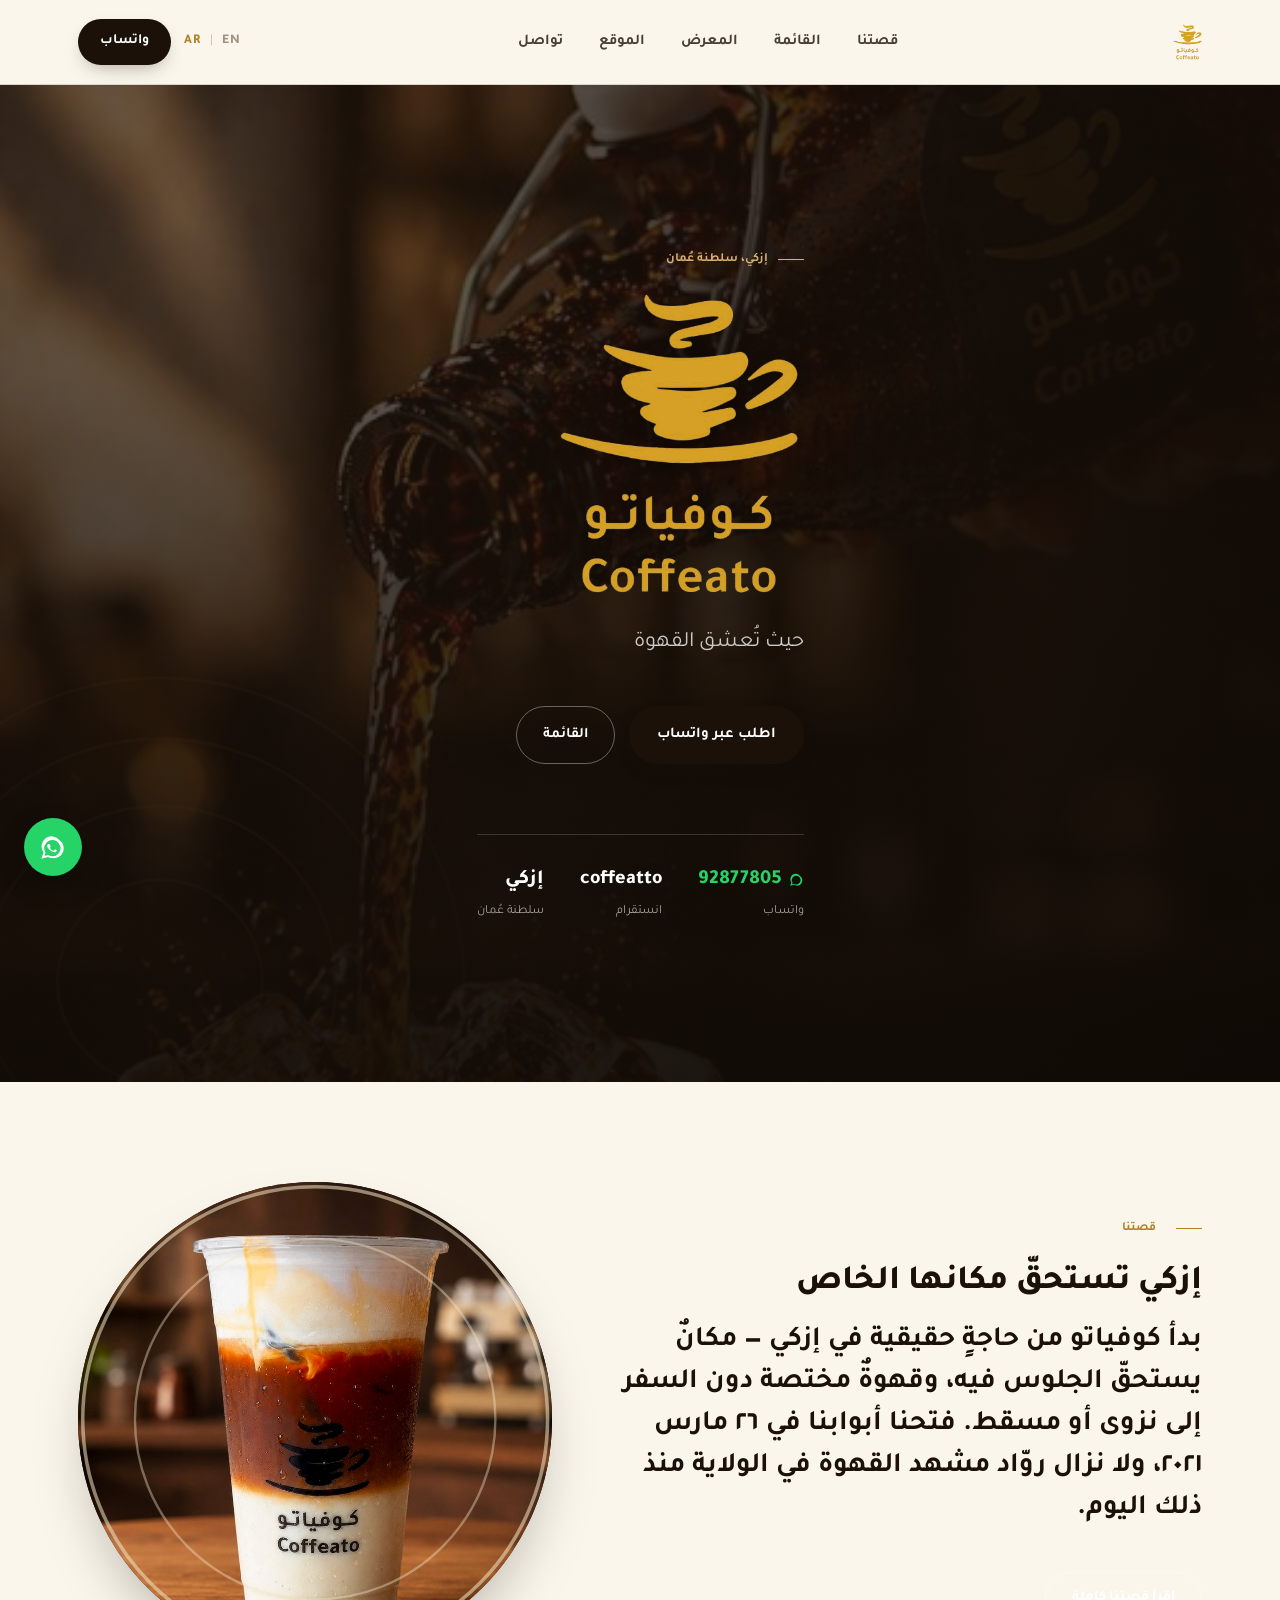
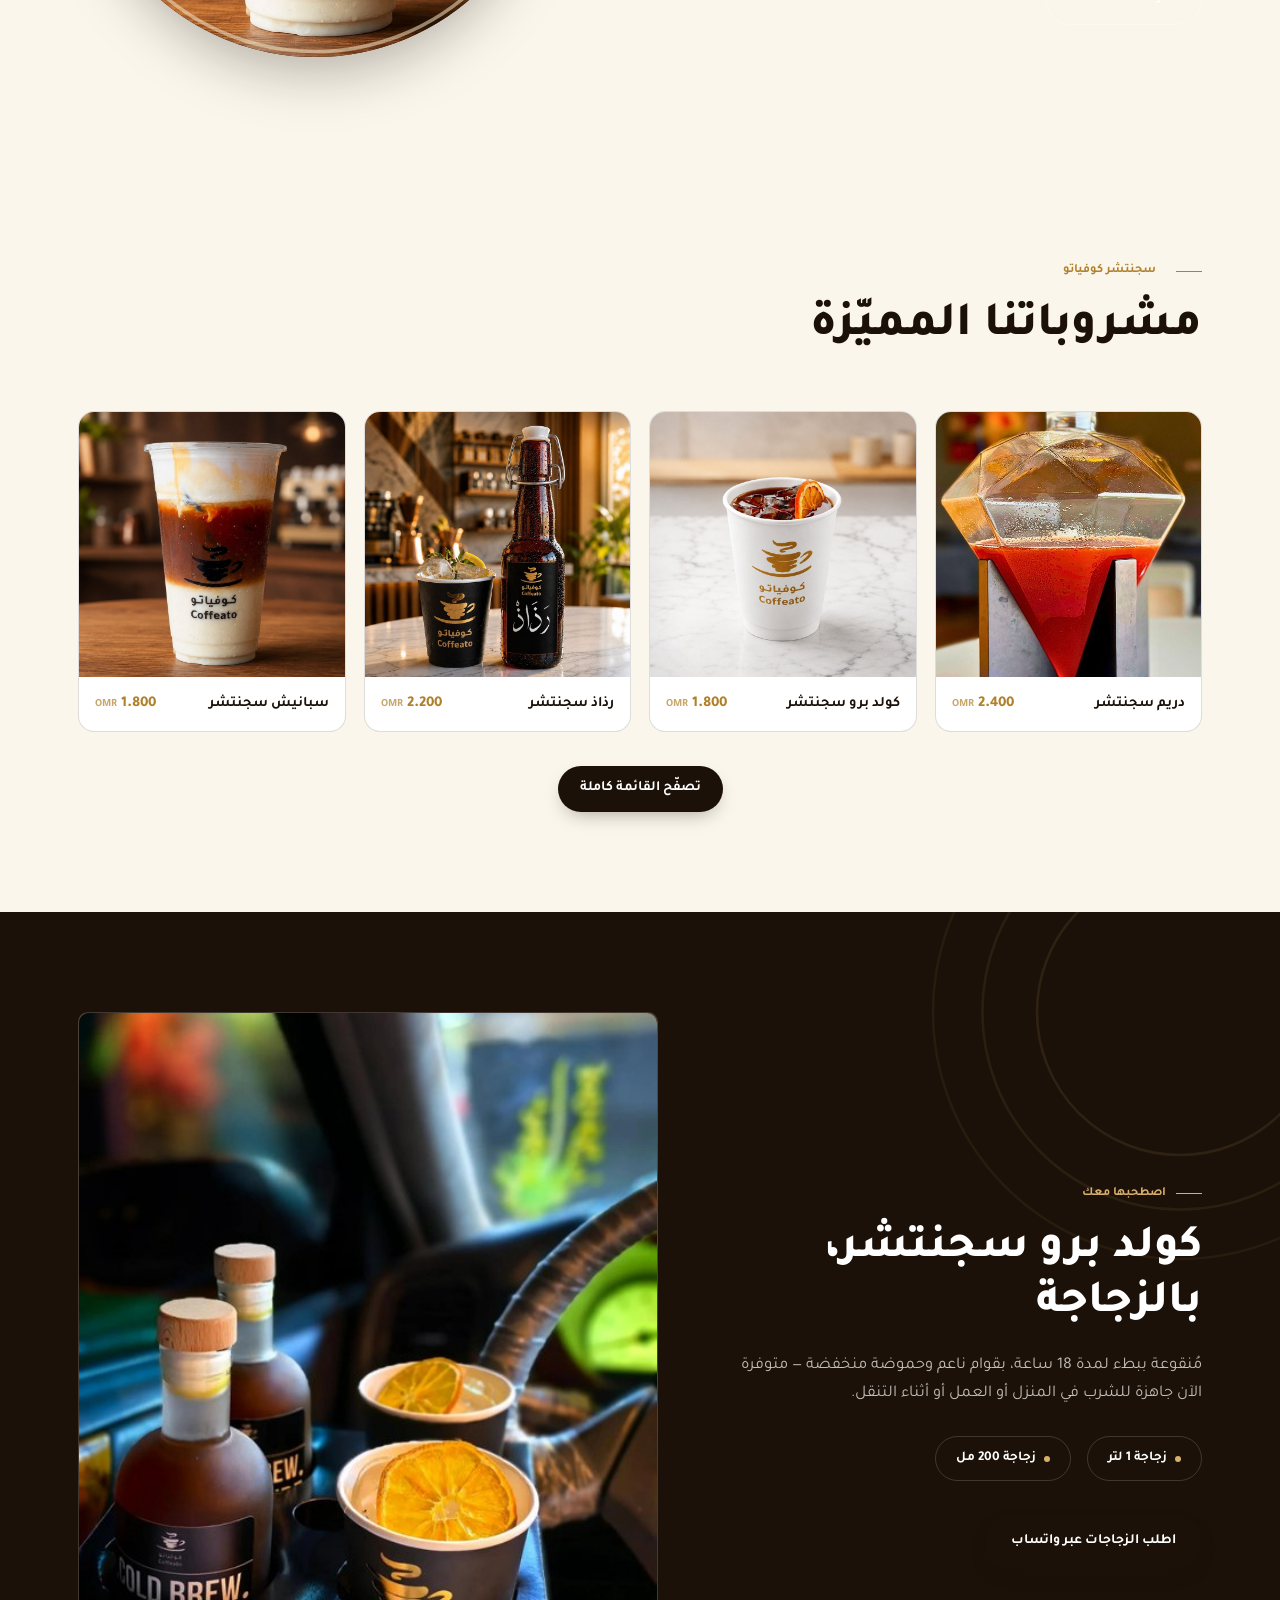
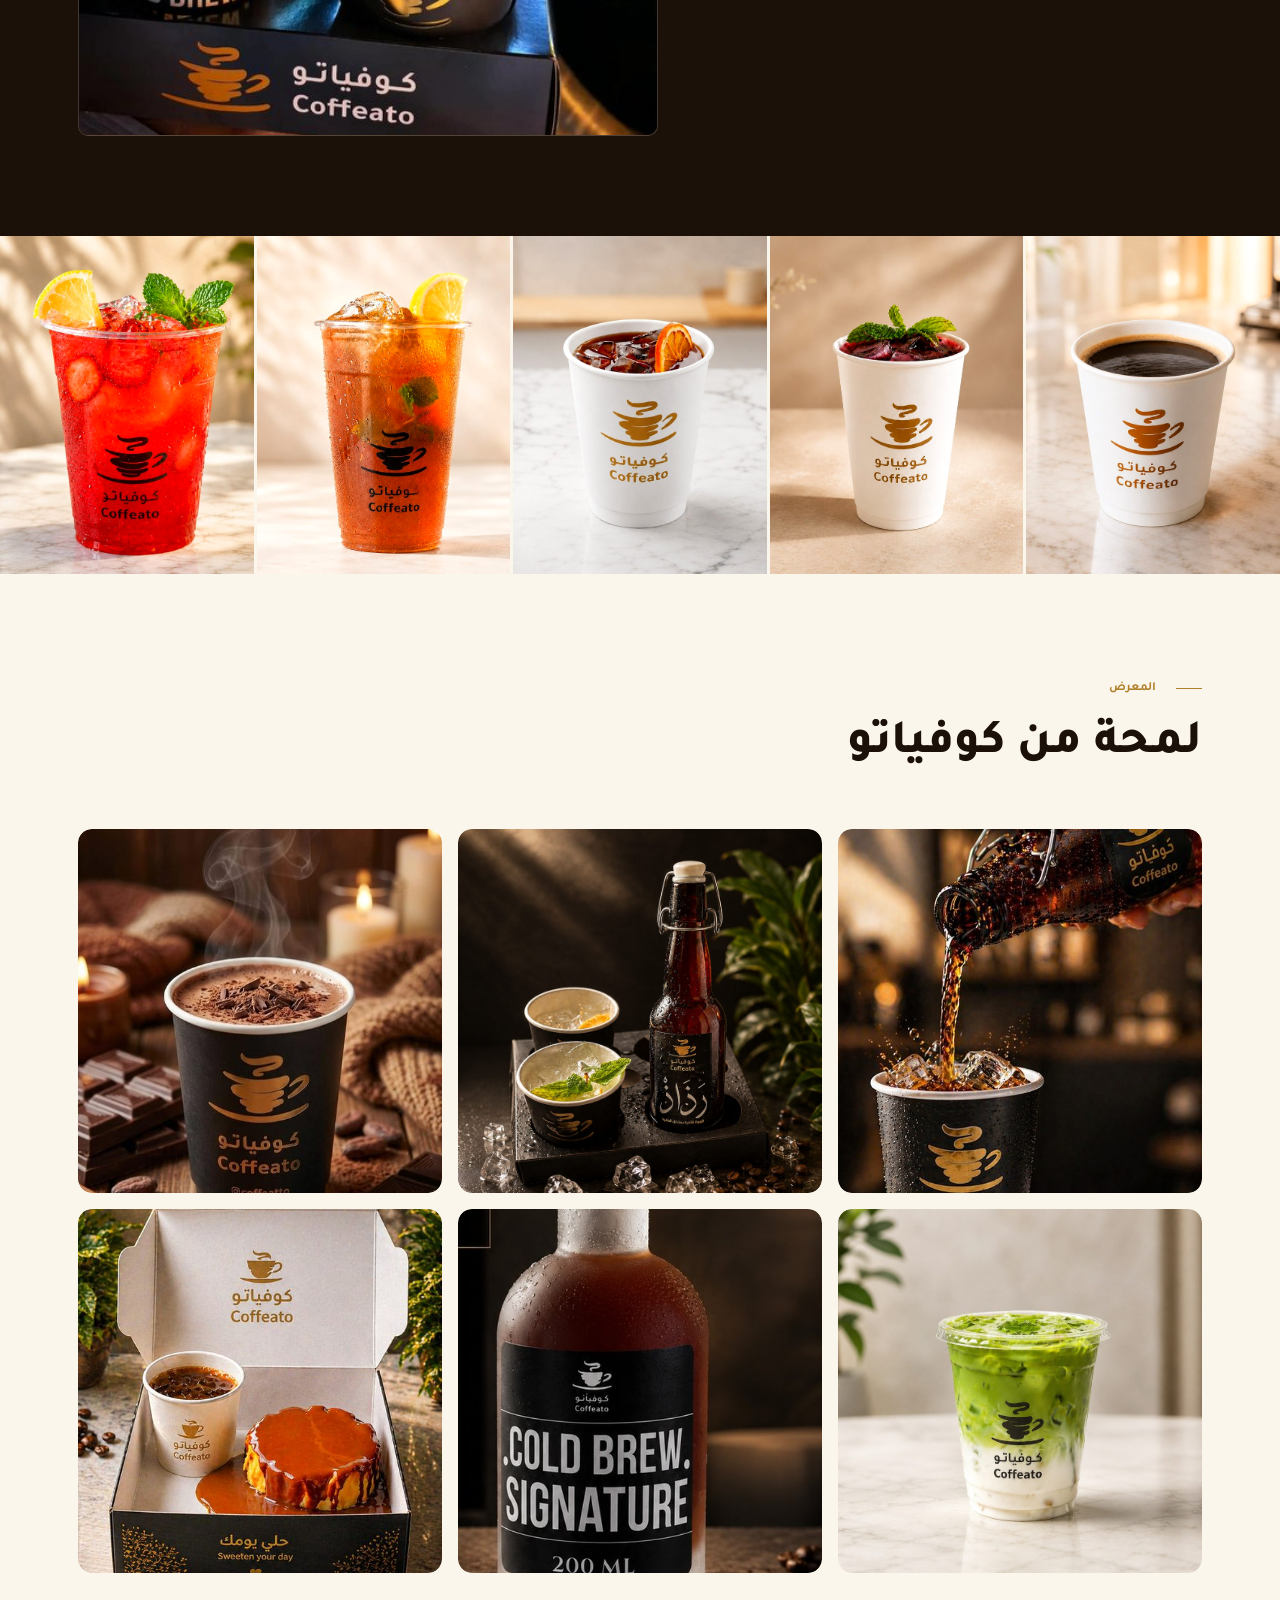
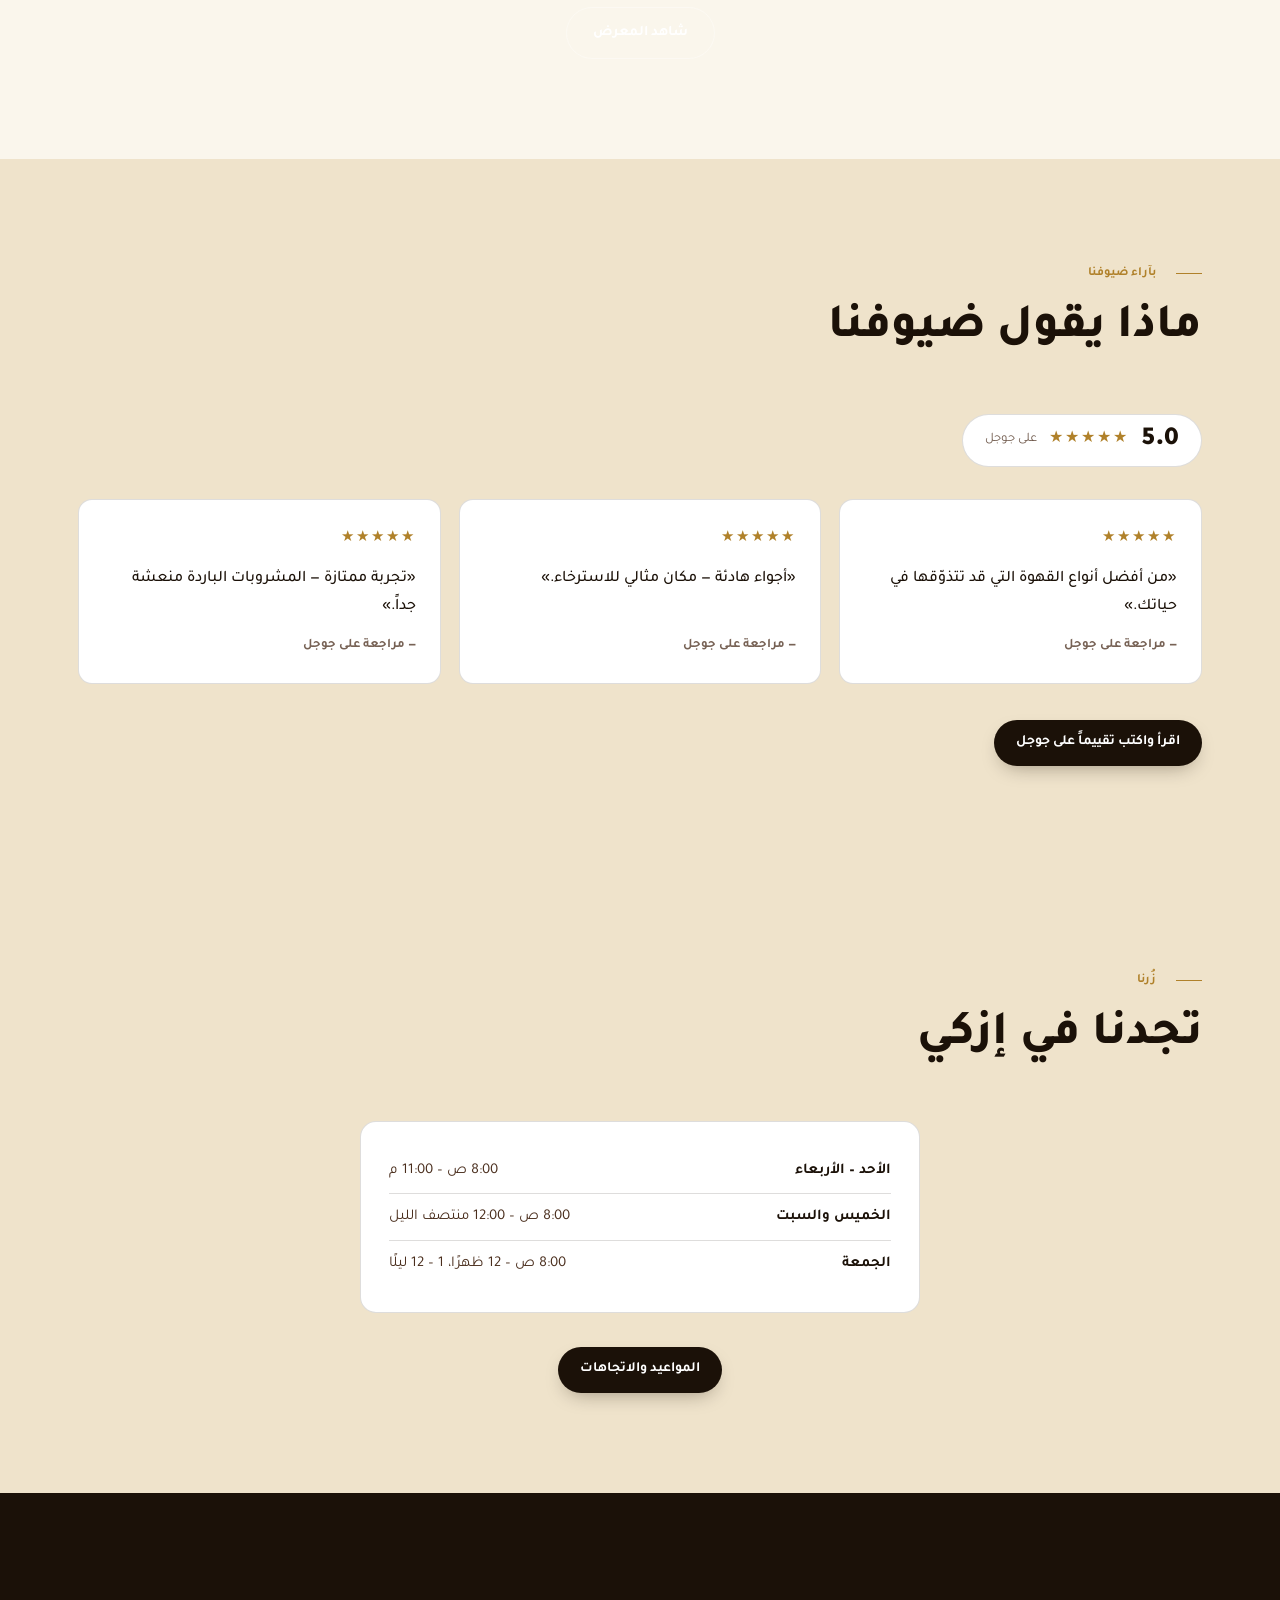
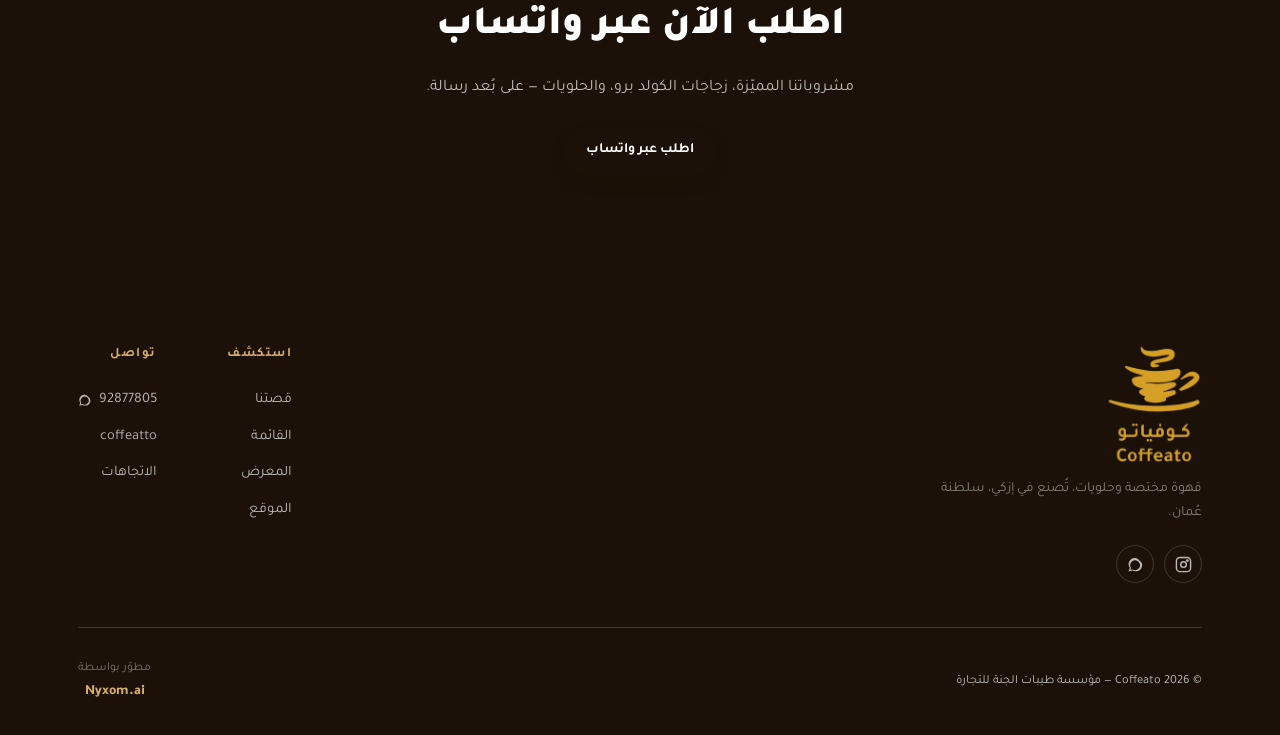
<file: index.html>
<!DOCTYPE html>
<html lang="ar" dir="rtl">
<head>

<meta charset="UTF-8">
<meta name="viewport" content="width=device-width, initial-scale=1.0">
<title>Coffeato | كوفياتو — إزكي، عُمان</title>
<meta name="description" content="Coffeato — specialty coffee in Izki, Oman. Signature drinks, cold brew, V60 pour-over, and sweets. كوفياتو — قهوة مختصة في إزكي، سلطنة عُمان.">
<link rel="preconnect" href="https://fonts.googleapis.com">
<link rel="preconnect" href="https://fonts.gstatic.com" crossorigin>
<link href="https://fonts.googleapis.com/css2?family=Tajawal:wght@300;400;500;700;800;900&display=swap" rel="stylesheet">
<link rel="icon" href="assets/img01_097a74eeda9b.png">
<link rel="stylesheet" href="styles.css">
<!-- GEO: structured data for AI search agents & LLMs -->
<script type="application/ld+json">
{
  "@context": "https://schema.org",
  "@type": "CafeOrCoffeeShop",
  "name": "Coffeato",
  "alternateName": "كوفياتو",
  "description": "Specialty coffee cafe in Izki, Sultanate of Oman. Signature espresso drinks, 18-hour slow-steeped cold brew, V60 pour-over, and freshly made sweets.",
  "url": "https://coffeato-cafe.nyxom.ai/",
  "logo": "https://coffeato-cafe.nyxom.ai/assets/img01_097a74eeda9b.png",
  "image": "https://coffeato-cafe.nyxom.ai/assets/img42_220d4d58fbc5.jpg",
  "telephone": "+96892877805",
  "foundingDate": "2021-03-26",
  "priceRange": "OMR 0.9-2.4",
  "currenciesAccepted": "OMR",
  "servesCuisine": ["Specialty Coffee", "Cold Brew Coffee", "V60 Pour-Over", "Desserts"],
  "address": {
    "@type": "PostalAddress",
    "addressLocality": "Izki",
    "addressRegion": "Ad Dakhiliyah",
    "addressCountry": "OM"
  },
  "areaServed": { "@type": "Place", "name": "Izki, Sultanate of Oman" },
  "hasMenu": "https://coffeato-cafe.nyxom.ai/menu.html",
  "sameAs": [
    "https://instagram.com/coffeatto",
    "https://maps.app.goo.gl/qEJ5EabKMNAZ6rtx6"
  ],
  "openingHoursSpecification": [
    { "@type": "OpeningHoursSpecification", "dayOfWeek": ["Sunday","Monday","Tuesday","Wednesday"], "opens": "08:00", "closes": "23:00" },
    { "@type": "OpeningHoursSpecification", "dayOfWeek": "Thursday", "opens": "08:00", "closes": "23:59" },
    { "@type": "OpeningHoursSpecification", "dayOfWeek": "Friday", "opens": "08:00", "closes": "12:00" },
    { "@type": "OpeningHoursSpecification", "dayOfWeek": "Friday", "opens": "13:00", "closes": "23:59" },
    { "@type": "OpeningHoursSpecification", "dayOfWeek": "Saturday", "opens": "08:00", "closes": "23:59" }
  ],
  "contactPoint": {
    "@type": "ContactPoint",
    "contactType": "customer service",
    "telephone": "+96892877805",
    "url": "https://wa.me/96892877805"
  }
}
</script>
</head>
<body>
<header>
  <div class="wrap nav-inner">
    <a href="index.html" class="logo"><img class="logo-img" src="assets/img01_097a74eeda9b.png" alt="Coffeato specialty coffee cafe logo — كوفياتو, Izki, Oman" loading="lazy"></a>
    <nav class="links">
      <a href="story.html"><span class="en">Our Story</span><span class="ar">قصتنا</span></a>
      <a href="menu.html"><span class="en">Menu</span><span class="ar">القائمة</span></a>
      <a href="gallery.html"><span class="en">Gallery</span><span class="ar">المعرض</span></a>
      <a href="location.html"><span class="en">Location</span><span class="ar">الموقع</span></a>
      <a href="contact.html"><span class="en">Contact</span><span class="ar">تواصل</span></a>
    </nav>
    <div class="nav-right">
      <!-- Clean EN | AR language toggle (one language shown at a time) -->
      <div class="lang-toggle" role="group" aria-label="Language / اللغة">
        <button type="button" class="lang-opt" data-lang="en">EN</button>
        <span class="lang-sep" aria-hidden="true">|</span>
        <button type="button" class="lang-opt" data-lang="ar">AR</button>
      </div>
      <a class="btn-primary" id="waNavBtn" href="#" target="_blank" rel="noopener">
        <span class="en">WhatsApp</span>
        <span class="ar">واتساب</span>
      </a>
      <button class="hamburger" id="hamburger"><span></span><span></span><span></span></button>
    </div>
  </div>
  <div class="mobile-menu" id="mobileMenu">
    <a href="story.html"><span class="en">Our Story</span><span class="ar">قصتنا</span></a>
    <a href="menu.html"><span class="en">Menu</span><span class="ar">القائمة</span></a>
    <a href="gallery.html"><span class="en">Gallery</span><span class="ar">المعرض</span></a>
    <a href="location.html"><span class="en">Location</span><span class="ar">الموقع</span></a>
    <a href="contact.html"><span class="en">Contact</span><span class="ar">تواصل</span></a>
    <a class="btn-primary" id="waMobileMenuBtn" href="#" target="_blank" rel="noopener" style="margin-top:14px;justify-content:center;">
      <span class="en">Order on WhatsApp</span>
      <span class="ar">اطلب عبر واتساب</span>
    </a>
  </div>
</header>
<main>
<section class="hero">
  <div class="hero-bg" style="background-image:url('assets/img02_79b6d5fac93b.jpg');"></div>
  <div class="hero-scrim"></div>
  <svg class="ring-svg" style="width:640px;height:640px;bottom:-220px;inset-inline-end:-160px;" viewBox="0 0 200 200" fill="none">
    <circle cx="100" cy="100" r="95" stroke="#D9AF6C" stroke-opacity="0.18" stroke-width="1"/>
    <circle cx="100" cy="100" r="76" stroke="#D9AF6C" stroke-opacity="0.22" stroke-width="1"/>
    <circle cx="100" cy="100" r="55" stroke="#D9AF6C" stroke-opacity="0.28" stroke-width="1"/>
    <circle cx="100" cy="100" r="32" stroke="#D9AF6C" stroke-opacity="0.35" stroke-width="1"/>
  </svg>
  <div class="wrap hero-inner">
    <div class="eyebrow">
      <span class="en">Izki, Sultanate of Oman</span>
      <span class="ar">إزكي، سلطنة عُمان</span>
    </div>
    <h1 class="hero-logo-wrap"><img class="hero-logo" src="assets/img01_097a74eeda9b.png" alt="Coffeato specialty coffee cafe logo — كوفياتو, Izki, Oman" loading="lazy"></h1>
    <p class="tagline">
      <span class="en">Coffee, poured with intention — signature drinks, cold brew, and V60 pour-over, crafted in Izki.</span>
      <span class="ar">حيث تُعشق القهوة</span>
    </p>
    <div class="hero-ctas">
      <a class="btn-primary" id="waHeroBtn" href="#" target="_blank" rel="noopener" style="padding:16px 28px;font-size:15px;">
        <span class="en">Order on WhatsApp</span>
        <span class="ar">اطلب عبر واتساب</span>
      </a>
      <a class="btn-ghost" href="menu.html">
        <span class="en">View Menu</span>
        <span class="ar">القائمة</span>
      </a>
    </div>
    <div class="hero-meta">
      <div><strong class="wa-number-inline"><svg viewBox="0 0 24 24" fill="currentColor" width="15" height="15" style="flex-shrink:0"><path d="M17.6 6.3A8.4 8.4 0 0 0 3.9 16.5L2 22l5.7-1.5a8.4 8.4 0 0 0 4 1A8.4 8.4 0 0 0 17.6 6.3zM11.7 20a7 7 0 0 1-3.6-1l-.3-.1-3 .8.8-2.9-.2-.3a7 7 0 1 1 6.3 3.5z"/></svg><span dir="ltr">92877805</span></strong><span class="en">WhatsApp</span><span class="ar">واتساب</span></div>
      <div><strong>coffeatto</strong><span class="en">Instagram</span><span class="ar">انستقرام</span></div>
      <div><strong><span class="en">Izki</span><span class="ar">إزكي</span></strong><span class="en">Sultanate of Oman</span><span class="ar">سلطنة عُمان</span></div>
    </div>
  </div>
</section>
<section id="story">
  <div class="wrap story-grid">
    <div class="story-text">
      <div class="eyebrow"><span class="line"></span><span class="en">Our Story</span><span class="ar">قصتنا</span></div>
      <h2 class="home-teaser-h2"><span class="en">Izki deserved a place of its own</span><span class="ar">إزكي تستحقّ مكانها الخاص</span></h2>
      <p><span class="en">Coffeato began from a real need in Izki — a place worth sitting in, and a proper cup of specialty coffee without driving to Nizwa or Muscat. We opened on 26 March 2021, and we've been leading the town's coffee scene ever since.</span><span class="ar">بدأ كوفياتو من حاجةٍ حقيقية في إزكي — مكانٌ يستحقّ الجلوس فيه، وقهوةٌ مختصة دون السفر إلى نزوى أو مسقط. فتحنا أبوابنا في ٢٦ مارس ٢٠٢١، ولا نزال روّاد مشهد القهوة في الولاية منذ ذلك اليوم.</span></p>
      <a class="btn-ghost" href="story.html" style="margin-top:22px;display:inline-block;"><span class="en">Read our story</span><span class="ar">اقرأ قصتنا كاملة</span></a>
    </div>
    <div class="story-visual">
      <img src="assets/img03_9dd6df252e48.jpg" alt="Signature specialty coffee drink at Coffeato in Izki, Sultanate of Oman" loading="lazy">
      <svg class="ring-overlay" viewBox="0 0 200 200" fill="none">
        <circle cx="100" cy="100" r="98" stroke="#F3E4C4" stroke-opacity="0.55" stroke-width="1.5"/>
        <circle cx="100" cy="100" r="76" stroke="#F3E4C4" stroke-opacity="0.4" stroke-width="1"/>
      </svg>
    </div>
  </div>
</section>
<section>
  <div class="wrap">
    <div class="section-head">
      <div class="eyebrow"><span class="line"></span><span class="en">Coffeato Signature</span><span class="ar">سجنتشر كوفياتو</span></div>
      <h2><span class="en">Our signature drinks</span><span class="ar">مشروباتنا المميّزة</span></h2>
    </div>
    <div class="feature-cards">
      <a class="feature-card" href="menu.html"><img src="assets/img09_5c2e7a6f9957.jpg" alt="Dream Signature specialty coffee drink at Coffeato, Izki, Oman" loading="lazy"><div class="fc-body"><span class="fc-name"><span class="en">Dream Signature</span><span class="ar">دريم سجنتشر</span></span><span class="fc-price">2.400 <small>OMR</small></span></div></a>
      <a class="feature-card" href="menu.html"><img src="assets/img06_59dcd702fe73.jpg" alt="Cold Brew Signature slow-steeped coffee at Coffeato, Izki, Oman" loading="lazy"><div class="fc-body"><span class="fc-name"><span class="en">Cold Brew Signature</span><span class="ar">كولد برو سجنتشر</span></span><span class="fc-price">1.800 <small>OMR</small></span></div></a>
      <a class="feature-card" href="menu.html"><img src="assets/img10_d9e01889ab44.jpg" alt="Radhadh Signature drink at Coffeato specialty cafe in Izki, Oman" loading="lazy"><div class="fc-body"><span class="fc-name"><span class="en">Radhadh Signature</span><span class="ar">رذاذ سجنتشر</span></span><span class="fc-price">2.200 <small>OMR</small></span></div></a>
      <a class="feature-card" href="menu.html"><img src="assets/img03_9dd6df252e48.jpg" alt="Signature specialty coffee drink at Coffeato in Izki, Sultanate of Oman" loading="lazy"><div class="fc-body"><span class="fc-name"><span class="en">Spanish Signature</span><span class="ar">سبانيش سجنتشر</span></span><span class="fc-price">1.800 <small>OMR</small></span></div></a>
    </div>
    <div class="center-cta"><a class="btn-primary" href="menu.html"><span class="en">View full menu</span><span class="ar">تصفّح القائمة كاملة</span></a></div>
  </div>
</section>
<section class="spotlight">
  <svg class="ring-svg" style="width:520px;height:520px;top:-160px;inset-inline-start:-160px;" viewBox="0 0 200 200" fill="none">
    <circle cx="100" cy="100" r="95" stroke="#D9AF6C" stroke-opacity="0.14" stroke-width="1"/>
    <circle cx="100" cy="100" r="76" stroke="#D9AF6C" stroke-opacity="0.18" stroke-width="1"/>
    <circle cx="100" cy="100" r="55" stroke="#D9AF6C" stroke-opacity="0.22" stroke-width="1"/>
  </svg>
  <div class="wrap spotlight-grid">
    <div>
      <div class="eyebrow"><span class="en">Take It Home</span><span class="ar">اصطحبها معك</span></div>
      <h2><span class="en">Cold Brew Signature, bottled</span><span class="ar">كولد برو سجنتشر، بالزجاجة</span></h2>
      <p>
        <span class="en">Slow-steeped for 18 hours, smooth and low-acid — now available ready-to-drink for home, office, or on the go.</span>
        <span class="ar">مُنقوعة ببطء لمدة 18 ساعة، بقوام ناعم وحموضة منخفضة — متوفرة الآن جاهزة للشرب في المنزل أو العمل أو أثناء التنقل.</span>
      </p>
      <div class="bottle-row">
        <div class="bottle-chip"><span class="dot"></span><span class="en">1L Bottle</span><span class="ar">زجاجة 1 لتر</span></div>
        <div class="bottle-chip"><span class="dot"></span><span class="en">200ml Bottle</span><span class="ar">زجاجة 200 مل</span></div>
      </div>
      <a class="btn-primary" id="waBottleBtn" href="#" target="_blank" rel="noopener" style="padding:15px 26px;">
        <span class="en">Order Bottles on WhatsApp</span>
        <span class="ar">اطلب الزجاجات عبر واتساب</span>
      </a>
    </div>
    <div class="spotlight-visual">
      <img src="assets/img42_220d4d58fbc5.jpg" alt="Coffeato Cold Brew Signature bottle — 18-hour slow-steeped, low-acid, Izki, Oman" style="width:100%;height:100%;object-fit:cover;border-radius:inherit;" loading="lazy">
    </div>
  </div>
</section>
<section class="atmosphere">
  <div class="atmo-strip">
    <div class="atmo-item"><img src="assets/img04_cf1cdf284b29.jpg" alt="Warm, minimalist cafe atmosphere at Coffeato in Izki, Oman" loading="lazy"></div>
    <div class="atmo-item"><img src="assets/img05_dfceed51cc8d.jpg" alt="Specialty coffee preparation at Coffeato cafe in Izki, Oman" loading="lazy"></div>
    <div class="atmo-item"><img src="assets/img06_59dcd702fe73.jpg" alt="Cold Brew Signature slow-steeped coffee at Coffeato, Izki, Oman" loading="lazy"></div>
    <div class="atmo-item"><img src="assets/img07_c1d74c3535dd.jpg" alt="Coffee paired with freshly made sweets at Coffeato, Izki, Oman" loading="lazy"></div>
    <div class="atmo-item"><img src="assets/img08_d6338282f65e.jpg" alt="Iced specialty coffee drink at Coffeato cafe in Izki, Oman" loading="lazy"></div>
  </div>
</section>
<section>
  <div class="wrap">
    <div class="section-head">
      <div class="eyebrow"><span class="line"></span><span class="en">Gallery</span><span class="ar">المعرض</span></div>
      <h2><span class="en">A look inside</span><span class="ar">لمحة من كوفياتو</span></h2>
    </div>
    <div class="mini-gallery">
      <a href="gallery.html"><img src="assets/img02_79b6d5fac93b.jpg" alt="Specialty coffee drink served at Coffeato cafe in Izki, Oman" loading="lazy"></a>
      <a href="gallery.html"><img src="assets/img43_a5cd0d2140ba.jpg" alt="Coffeato specialty coffee and dessert in Izki, Sultanate of Oman" loading="lazy"></a>
      <a href="gallery.html"><img src="assets/img30_c6c5da0b83c8.jpg" alt="Freshly made dessert paired with coffee at Coffeato, Izki, Oman" loading="lazy"></a>
      <a href="gallery.html"><img src="assets/img27_e8311d597a53.jpg" alt="Iced specialty coffee at Coffeato cafe in Izki, Sultanate of Oman" loading="lazy"></a>
      <a href="gallery.html"><img src="assets/img44_0f795d2e5c47.jpg" alt="Signature iced coffee at Coffeato specialty cafe in Izki, Oman" loading="lazy"></a>
      <a href="gallery.html"><img src="assets/img45_9eca36883836.jpg" alt="Coffee and sweets on display at Coffeato cafe in Izki, Oman" loading="lazy"></a>
    </div>
    <div class="center-cta"><a class="btn-ghost" href="gallery.html"><span class="en">See the gallery</span><span class="ar">شاهد المعرض</span></a></div>
  </div>
</section>
<section class="reviews"><div class="wrap">
    <div class="section-head"><div class="eyebrow"><span class="line"></span><span class="en">Loved by our guests</span><span class="ar">بآراء ضيوفنا</span></div>
      <h2><span class="en">What people say</span><span class="ar">ماذا يقول ضيوفنا</span></h2></div>
    <div class="rating-badge"><span class="score">5.0</span><span class="stars">★★★★★</span><span class="src"><span class="en">on Google</span><span class="ar">على جوجل</span></span></div>
    <div class="reviews-grid">
      <div class="review-card"><span class="stars">★★★★★</span><p class="quote"><span class="en">"One of the best coffees you might ever taste in your life."</span><span class="ar">«من أفضل أنواع القهوة التي قد تتذوّقها في حياتك.»</span></p><span class="who"><span class="en">— Google review</span><span class="ar">— مراجعة على جوجل</span></span></div>
      <div class="review-card"><span class="stars">★★★★★</span><p class="quote"><span class="en">"The ambiance is serene — an ideal retreat to relax."</span><span class="ar">«أجواء هادئة — مكان مثالي للاسترخاء.»</span></p><span class="who"><span class="en">— Google review</span><span class="ar">— مراجعة على جوجل</span></span></div>
      <div class="review-card"><span class="stars">★★★★★</span><p class="quote"><span class="en">"An excellent experience — the cold drinks were very refreshing."</span><span class="ar">«تجربة ممتازة — المشروبات الباردة منعشة جداً.»</span></p><span class="who"><span class="en">— Google review</span><span class="ar">— مراجعة على جوجل</span></span></div>
    </div>
    <div class="reviews-cta"><a class="btn-primary" href="https://maps.app.goo.gl/qEJ5EabKMNAZ6rtx6" target="_blank" rel="noopener" style="display:inline-flex;"><span class="en">Read &amp; write reviews on Google</span><span class="ar">اقرأ واكتب تقييماً على جوجل</span></a></div>
  </div></section>
<section class="reviews">
  <div class="wrap">
    <div class="section-head">
      <div class="eyebrow"><span class="line"></span><span class="en">Visit Us</span><span class="ar">زُرنا</span></div>
      <h2><span class="en">Find us in Izki</span><span class="ar">تجدنا في إزكي</span></h2>
    </div>
    <div class="home-hours">
      <div class="hours-row"><span class="day"><span class="en">Sun – Wed</span><span class="ar">الأحد – الأربعاء</span></span><span class="time"><span class="en">8:00 AM – 11:00 PM</span><span class="ar">8:00 ص – 11:00 م</span></span></div>
      <div class="hours-row"><span class="day"><span class="en">Thu &amp; Sat</span><span class="ar">الخميس والسبت</span></span><span class="time"><span class="en">8:00 AM – 12:00 AM</span><span class="ar">8:00 ص – 12:00 منتصف الليل</span></span></div>
      <div class="hours-row"><span class="day"><span class="en">Friday</span><span class="ar">الجمعة</span></span><span class="time"><span class="en">8:00 AM – 12 PM, 1 PM – 12 AM</span><span class="ar">8:00 ص – 12 ظهرًا، 1 – 12 ليلًا</span></span></div>
    </div>
    <div class="center-cta"><a class="btn-primary" href="location.html"><span class="en">Hours &amp; directions</span><span class="ar">المواعيد والاتجاهات</span></a></div>
  </div>
</section>
<section class="home-cta">
  <div class="wrap">
    <h2><span class="en">Order now on WhatsApp</span><span class="ar">اطلب الآن عبر واتساب</span></h2>
    <p><span class="en">Signature drinks, cold brew bottles, and sweets — a message away.</span><span class="ar">مشروباتنا المميّزة، زجاجات الكولد برو، والحلويات — على بُعد رسالة.</span></p>
    <a class="btn-primary" id="waCtaBtn" href="#" target="_blank" rel="noopener"><span class="en">Order on WhatsApp</span><span class="ar">اطلب عبر واتساب</span></a>
  </div>
</section>
</main>
<footer>
  <div class="wrap">
    <div class="footer-top">
      <div>
        <div class="footer-logo">
          <img class="footer-logo-img" src="assets/img01_097a74eeda9b.png" alt="Coffeato specialty coffee cafe logo — كوفياتو, Izki, Oman" loading="lazy">
        </div>
        <p style="max-width:280px;font-size:14px;opacity:.65;">
          <span class="en">Specialty coffee &amp; sweets, crafted in Izki, Sultanate of Oman.</span>
          <span class="ar">قهوة مختصة وحلويات، تُصنع في إزكي، سلطنة عُمان.</span>
        </p>
        <div class="social-row" style="margin-top:20px;">
          <a href="https://instagram.com/coffeatto" target="_blank" rel="noopener" aria-label="Instagram">
            <svg viewBox="0 0 24 24" fill="none" stroke="currentColor" stroke-width="2"><rect x="2" y="2" width="20" height="20" rx="5"/><circle cx="12" cy="12" r="4"/><circle cx="17.5" cy="6.5" r="1"/></svg>
          </a>
          <a href="#" id="waSocialIcon" target="_blank" rel="noopener" aria-label="WhatsApp">
            <svg viewBox="0 0 24 24" fill="currentColor"><path d="M17.6 6.3A8.4 8.4 0 0 0 3.9 16.5L2 22l5.7-1.5a8.4 8.4 0 0 0 4 1A8.4 8.4 0 0 0 17.6 6.3zM11.7 20a7 7 0 0 1-3.6-1l-.3-.1-3 .8.8-2.9-.2-.3a7 7 0 1 1 6.3 3.5z"/></svg>
          </a>
        </div>
      </div>
      <div class="footer-cols">
        <div class="footer-col">
          <h4><span class="en">Explore</span><span class="ar">استكشف</span></h4>
          <a href="story.html"><span class="en">Our Story</span><span class="ar">قصتنا</span></a>
          <a href="menu.html"><span class="en">Menu</span><span class="ar">القائمة</span></a>
          <a href="gallery.html"><span class="en">Gallery</span><span class="ar">المعرض</span></a>
          <a href="location.html"><span class="en">Location</span><span class="ar">الموقع</span></a>
        </div>
        <div class="footer-col">
          <h4><span class="en">Contact</span><span class="ar">تواصل</span></h4>
          <a id="waFooterLink" href="#" target="_blank" rel="noopener" style="display:flex;align-items:center;gap:7px;direction:ltr;">
            <svg viewBox="0 0 24 24" fill="currentColor" width="14" height="14" style="flex-shrink:0"><path d="M17.6 6.3A8.4 8.4 0 0 0 3.9 16.5L2 22l5.7-1.5a8.4 8.4 0 0 0 4 1A8.4 8.4 0 0 0 17.6 6.3zM11.7 20a7 7 0 0 1-3.6-1l-.3-.1-3 .8.8-2.9-.2-.3a7 7 0 1 1 6.3 3.5z"/></svg>
            <span dir="ltr">92877805</span>
          </a>
          <a href="https://instagram.com/coffeatto" target="_blank" rel="noopener">coffeatto</a>
          <a href="https://maps.app.goo.gl/qEJ5EabKMNAZ6rtx6" target="_blank" rel="noopener"><span class="en">Directions</span><span class="ar">الاتجاهات</span></a>
        </div>
      </div>
    </div>
    <div class="footer-bottom">
      <span>© <span id="year"></span> Coffeato — <span class="en">Tayyibat Al-Janna Trading</span><span class="ar">مؤسسة طيبات الجنة للتجارة</span></span>
      <div class="signature">
        <div class="made"><span class="en">Developed by</span><span class="ar">مطوّر بواسطة</span></div>
        <div class="brand">Nyxom.ai</div>
      </div>
    </div>
  </div>
</footer>
<a class="wa-float" id="waFloat" href="#" target="_blank" rel="noopener" aria-label="WhatsApp">
  <svg viewBox="0 0 24 24" fill="currentColor"><path d="M17.6 6.3A8.4 8.4 0 0 0 3.9 16.5L2 22l5.7-1.5a8.4 8.4 0 0 0 4 1A8.4 8.4 0 0 0 17.6 6.3zM11.7 20a7 7 0 0 1-3.6-1l-.3-.1-3 .8.8-2.9-.2-.3a7 7 0 1 1 6.3 3.5zm3.9-5.2c-.2-.1-1.3-.6-1.5-.7-.2-.1-.3-.1-.5.1s-.6.7-.8.9-.3.2-.6.1a5.6 5.6 0 0 1-2.8-2.4c-.2-.3.2-.3.5-1 .1-.1.1-.3 0-.4l-.7-1.6c-.2-.4-.4-.4-.5-.4h-.5c-.2 0-.4.1-.6.3a1.9 1.9 0 0 0-.6 1.4c0 .8.6 1.6.7 1.8.1.1 1.4 2.2 3.5 3 2.1.9 2.1.6 2.5.5.4 0 1.2-.5 1.4-1s.2-.9.1-1c0-.1-.2-.2-.4-.3z"/></svg>
</a>
<script src="script.js"></script>
</body>
</html>
</file>
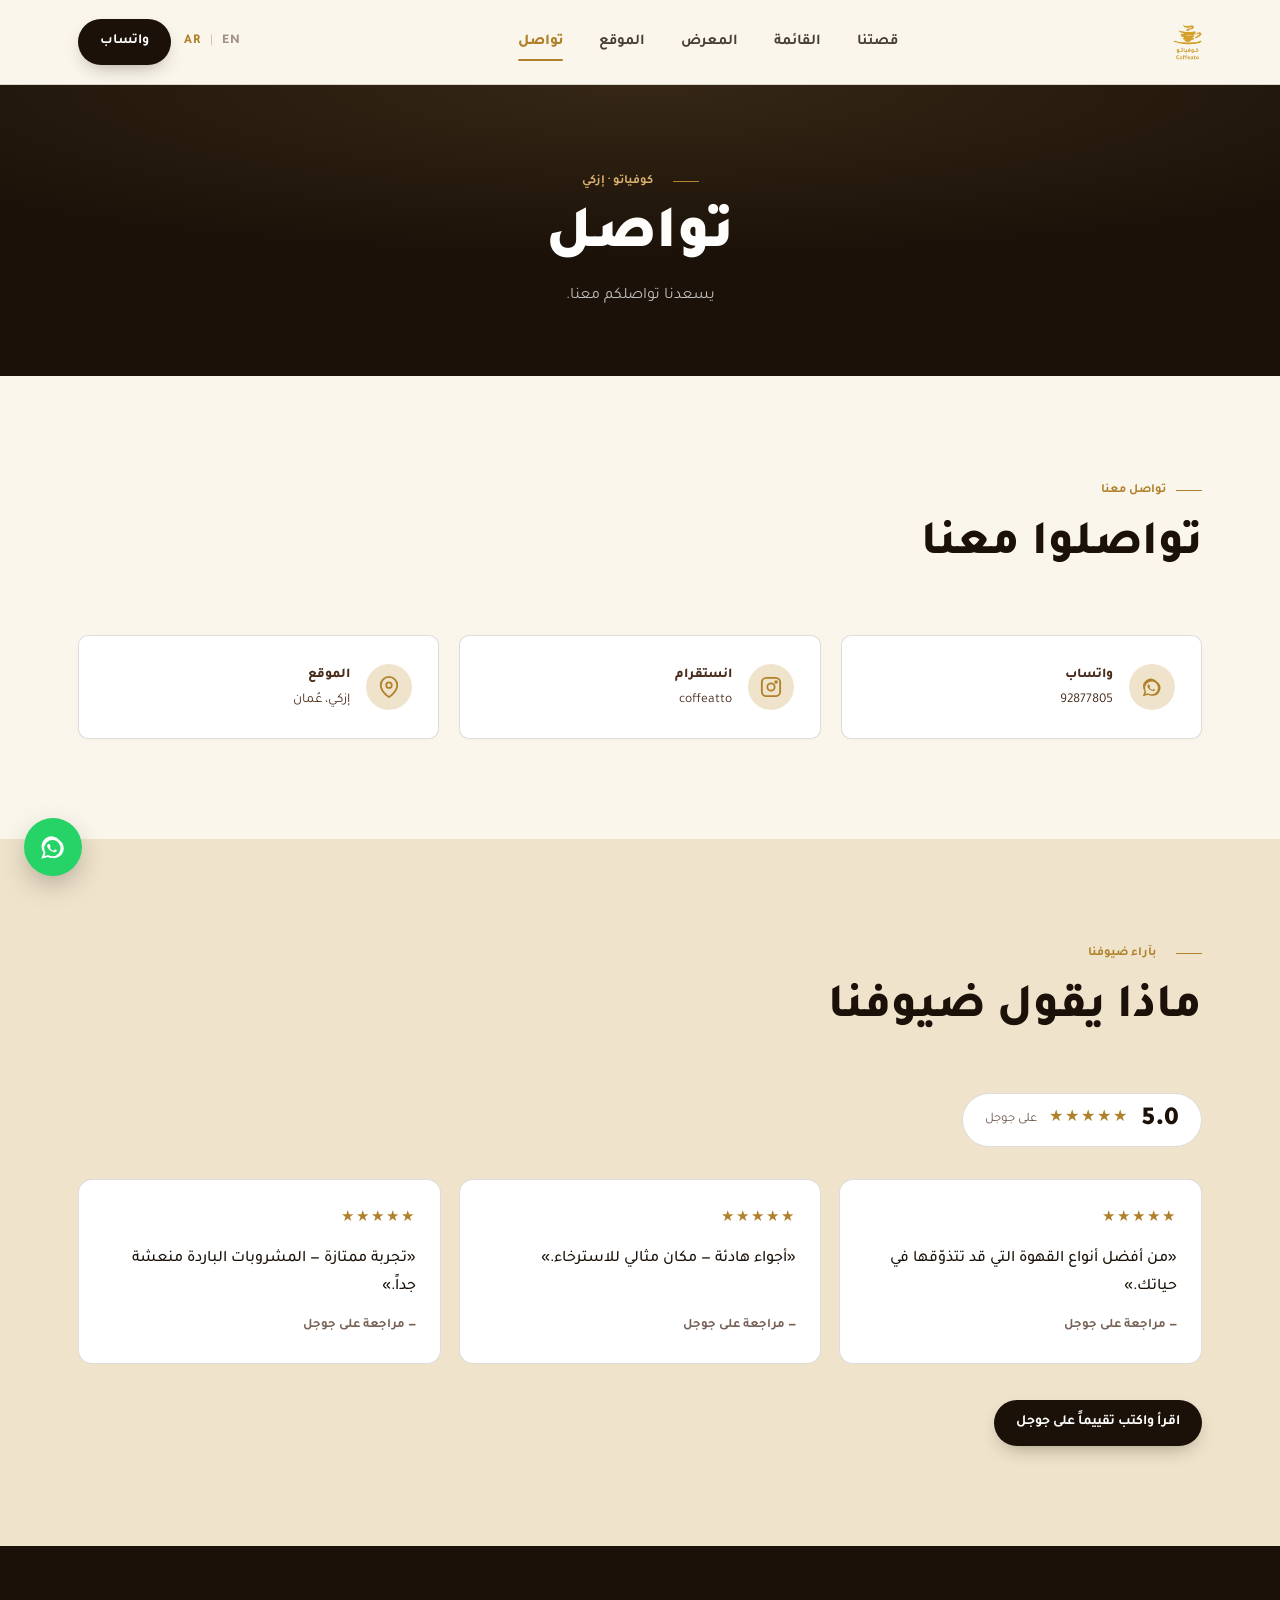
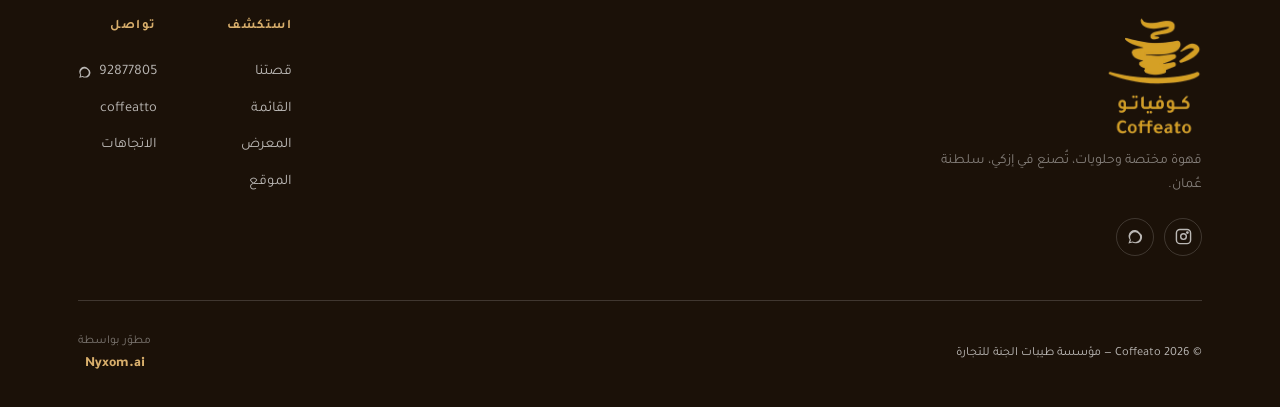
<file: contact.html>
<!DOCTYPE html>
<html lang="ar" dir="rtl">
<head>

<meta charset="UTF-8">
<meta name="viewport" content="width=device-width, initial-scale=1.0">
<title>Contact — Coffeato | تواصل — كوفياتو</title>
<meta name="description" content="Coffeato — specialty coffee in Izki, Oman. Signature drinks, cold brew, V60 pour-over, and sweets. كوفياتو — قهوة مختصة في إزكي، سلطنة عُمان.">
<link rel="preconnect" href="https://fonts.googleapis.com">
<link rel="preconnect" href="https://fonts.gstatic.com" crossorigin>
<link href="https://fonts.googleapis.com/css2?family=Tajawal:wght@300;400;500;700;800;900&display=swap" rel="stylesheet">
<link rel="icon" href="assets/img01_097a74eeda9b.png">
<link rel="stylesheet" href="styles.css">
<!-- GEO: structured data for AI search agents & LLMs -->
<script type="application/ld+json">
{
  "@context": "https://schema.org",
  "@type": "CafeOrCoffeeShop",
  "name": "Coffeato",
  "alternateName": "كوفياتو",
  "description": "Specialty coffee cafe in Izki, Sultanate of Oman. Signature espresso drinks, 18-hour slow-steeped cold brew, V60 pour-over, and freshly made sweets.",
  "url": "https://coffeato-cafe.nyxom.ai/",
  "logo": "https://coffeato-cafe.nyxom.ai/assets/img01_097a74eeda9b.png",
  "image": "https://coffeato-cafe.nyxom.ai/assets/img42_220d4d58fbc5.jpg",
  "telephone": "+96892877805",
  "foundingDate": "2021-03-26",
  "priceRange": "OMR 0.9-2.4",
  "currenciesAccepted": "OMR",
  "servesCuisine": ["Specialty Coffee", "Cold Brew Coffee", "V60 Pour-Over", "Desserts"],
  "address": {
    "@type": "PostalAddress",
    "addressLocality": "Izki",
    "addressRegion": "Ad Dakhiliyah",
    "addressCountry": "OM"
  },
  "areaServed": { "@type": "Place", "name": "Izki, Sultanate of Oman" },
  "hasMenu": "https://coffeato-cafe.nyxom.ai/menu.html",
  "sameAs": [
    "https://instagram.com/coffeatto",
    "https://maps.app.goo.gl/qEJ5EabKMNAZ6rtx6"
  ],
  "openingHoursSpecification": [
    { "@type": "OpeningHoursSpecification", "dayOfWeek": ["Sunday","Monday","Tuesday","Wednesday"], "opens": "08:00", "closes": "23:00" },
    { "@type": "OpeningHoursSpecification", "dayOfWeek": "Thursday", "opens": "08:00", "closes": "23:59" },
    { "@type": "OpeningHoursSpecification", "dayOfWeek": "Friday", "opens": "08:00", "closes": "12:00" },
    { "@type": "OpeningHoursSpecification", "dayOfWeek": "Friday", "opens": "13:00", "closes": "23:59" },
    { "@type": "OpeningHoursSpecification", "dayOfWeek": "Saturday", "opens": "08:00", "closes": "23:59" }
  ],
  "contactPoint": {
    "@type": "ContactPoint",
    "contactType": "customer service",
    "telephone": "+96892877805",
    "url": "https://wa.me/96892877805"
  }
}
</script>
</head>
<body>
<header>
  <div class="wrap nav-inner">
    <a href="index.html" class="logo"><img class="logo-img" src="assets/img01_097a74eeda9b.png" alt="Coffeato specialty coffee cafe logo — كوفياتو, Izki, Oman" loading="lazy"></a>
    <nav class="links">
      <a href="story.html"><span class="en">Our Story</span><span class="ar">قصتنا</span></a>
      <a href="menu.html"><span class="en">Menu</span><span class="ar">القائمة</span></a>
      <a href="gallery.html"><span class="en">Gallery</span><span class="ar">المعرض</span></a>
      <a href="location.html"><span class="en">Location</span><span class="ar">الموقع</span></a>
      <a href="contact.html" class="active"><span class="en">Contact</span><span class="ar">تواصل</span></a>
    </nav>
    <div class="nav-right">
      <!-- Clean EN | AR language toggle (one language shown at a time) -->
      <div class="lang-toggle" role="group" aria-label="Language / اللغة">
        <button type="button" class="lang-opt" data-lang="en">EN</button>
        <span class="lang-sep" aria-hidden="true">|</span>
        <button type="button" class="lang-opt" data-lang="ar">AR</button>
      </div>
      <a class="btn-primary" id="waNavBtn" href="#" target="_blank" rel="noopener">
        <span class="en">WhatsApp</span>
        <span class="ar">واتساب</span>
      </a>
      <button class="hamburger" id="hamburger"><span></span><span></span><span></span></button>
    </div>
  </div>
  <div class="mobile-menu" id="mobileMenu">
    <a href="story.html"><span class="en">Our Story</span><span class="ar">قصتنا</span></a>
    <a href="menu.html"><span class="en">Menu</span><span class="ar">القائمة</span></a>
    <a href="gallery.html"><span class="en">Gallery</span><span class="ar">المعرض</span></a>
    <a href="location.html"><span class="en">Location</span><span class="ar">الموقع</span></a>
    <a href="contact.html" class="active"><span class="en">Contact</span><span class="ar">تواصل</span></a>
    <a class="btn-primary" id="waMobileMenuBtn" href="#" target="_blank" rel="noopener" style="margin-top:14px;justify-content:center;">
      <span class="en">Order on WhatsApp</span>
      <span class="ar">اطلب عبر واتساب</span>
    </a>
  </div>
</header>
<main>
<section class="page-hero"><div class="wrap"><div class="eyebrow"><span class="line"></span><span class="en">Coffeato · Izki</span><span class="ar">كوفياتو · إزكي</span></div><h1><span class="en">Contact</span><span class="ar">تواصل</span></h1><p><span class="en">We would love to hear from you.</span><span class="ar">يسعدنا تواصلكم معنا.</span></p></div></section>
<section id="contact">
  <div class="wrap">
    <div class="section-head">
      <div class="eyebrow"><span class="en">Contact</span><span class="ar">تواصل معنا</span></div>
      <h2><span class="en">Let's talk coffee</span><span class="ar">تواصلوا معنا</span></h2>
    </div>
    <div class="contact-strip">
      <a class="contact-card" id="waContactCard" href="#" target="_blank" rel="noopener">
        <span class="icn"><svg viewBox="0 0 24 24" fill="currentColor"><path d="M17.6 6.3A8.4 8.4 0 0 0 3.9 16.5L2 22l5.7-1.5a8.4 8.4 0 0 0 4 1A8.4 8.4 0 0 0 17.6 6.3zM11.7 20a7 7 0 0 1-3.6-1l-.3-.1-3 .8.8-2.9-.2-.3a7 7 0 1 1 6.3 3.5zm3.9-5.2c-.2-.1-1.3-.6-1.5-.7-.2-.1-.3-.1-.5.1s-.6.7-.8.9-.3.2-.6.1a5.6 5.6 0 0 1-2.8-2.4c-.2-.3.2-.3.5-1 .1-.1.1-.3 0-.4l-.7-1.6c-.2-.4-.4-.4-.5-.4h-.5c-.2 0-.4.1-.6.3a1.9 1.9 0 0 0-.6 1.4c0 .8.6 1.6.7 1.8.1.1 1.4 2.2 3.5 3 2.1.9 2.1.6 2.5.5.4 0 1.2-.5 1.4-1s.2-.9.1-1c0-.1-.2-.2-.4-.3z"/></svg></span>
        <span><strong><span class="en">WhatsApp</span><span class="ar">واتساب</span></strong><span dir="ltr">92877805</span></span>
      </a>
      <a class="contact-card" href="https://instagram.com/coffeatto" target="_blank" rel="noopener">
        <span class="icn"><svg viewBox="0 0 24 24" fill="none" stroke="currentColor" stroke-width="2"><rect x="2" y="2" width="20" height="20" rx="5"/><circle cx="12" cy="12" r="4"/><circle cx="17.5" cy="6.5" r="1"/></svg></span>
        <span><strong><span class="en">Instagram</span><span class="ar">انستقرام</span></strong><span>coffeatto</span></span>
      </a>
      <a class="contact-card" href="https://maps.app.goo.gl/qEJ5EabKMNAZ6rtx6" target="_blank" rel="noopener">
        <span class="icn"><svg viewBox="0 0 24 24" fill="none" stroke="currentColor" stroke-width="2"><path d="M21 10c0 7-9 13-9 13s-9-6-9-13a9 9 0 0 1 18 0z"/><circle cx="12" cy="10" r="3"/></svg></span>
        <span><strong><span class="en">Location</span><span class="ar">الموقع</span></strong><span><span class="en">Izki, Oman</span><span class="ar">إزكي، عُمان</span></span></span>
      </a>
    </div>
  </div>
</section>
<section class="reviews"><div class="wrap">
    <div class="section-head"><div class="eyebrow"><span class="line"></span><span class="en">Loved by our guests</span><span class="ar">بآراء ضيوفنا</span></div>
      <h2><span class="en">What people say</span><span class="ar">ماذا يقول ضيوفنا</span></h2></div>
    <div class="rating-badge"><span class="score">5.0</span><span class="stars">★★★★★</span><span class="src"><span class="en">on Google</span><span class="ar">على جوجل</span></span></div>
    <div class="reviews-grid">
      <div class="review-card"><span class="stars">★★★★★</span><p class="quote"><span class="en">"One of the best coffees you might ever taste in your life."</span><span class="ar">«من أفضل أنواع القهوة التي قد تتذوّقها في حياتك.»</span></p><span class="who"><span class="en">— Google review</span><span class="ar">— مراجعة على جوجل</span></span></div>
      <div class="review-card"><span class="stars">★★★★★</span><p class="quote"><span class="en">"The ambiance is serene — an ideal retreat to relax."</span><span class="ar">«أجواء هادئة — مكان مثالي للاسترخاء.»</span></p><span class="who"><span class="en">— Google review</span><span class="ar">— مراجعة على جوجل</span></span></div>
      <div class="review-card"><span class="stars">★★★★★</span><p class="quote"><span class="en">"An excellent experience — the cold drinks were very refreshing."</span><span class="ar">«تجربة ممتازة — المشروبات الباردة منعشة جداً.»</span></p><span class="who"><span class="en">— Google review</span><span class="ar">— مراجعة على جوجل</span></span></div>
    </div>
    <div class="reviews-cta"><a class="btn-primary" href="https://maps.app.goo.gl/qEJ5EabKMNAZ6rtx6" target="_blank" rel="noopener" style="display:inline-flex;"><span class="en">Read &amp; write reviews on Google</span><span class="ar">اقرأ واكتب تقييماً على جوجل</span></a></div>
  </div></section>

</main>
<footer>
  <div class="wrap">
    <div class="footer-top">
      <div>
        <div class="footer-logo">
          <img class="footer-logo-img" src="assets/img01_097a74eeda9b.png" alt="Coffeato specialty coffee cafe logo — كوفياتو, Izki, Oman" loading="lazy">
        </div>
        <p style="max-width:280px;font-size:14px;opacity:.65;">
          <span class="en">Specialty coffee &amp; sweets, crafted in Izki, Sultanate of Oman.</span>
          <span class="ar">قهوة مختصة وحلويات، تُصنع في إزكي، سلطنة عُمان.</span>
        </p>
        <div class="social-row" style="margin-top:20px;">
          <a href="https://instagram.com/coffeatto" target="_blank" rel="noopener" aria-label="Instagram">
            <svg viewBox="0 0 24 24" fill="none" stroke="currentColor" stroke-width="2"><rect x="2" y="2" width="20" height="20" rx="5"/><circle cx="12" cy="12" r="4"/><circle cx="17.5" cy="6.5" r="1"/></svg>
          </a>
          <a href="#" id="waSocialIcon" target="_blank" rel="noopener" aria-label="WhatsApp">
            <svg viewBox="0 0 24 24" fill="currentColor"><path d="M17.6 6.3A8.4 8.4 0 0 0 3.9 16.5L2 22l5.7-1.5a8.4 8.4 0 0 0 4 1A8.4 8.4 0 0 0 17.6 6.3zM11.7 20a7 7 0 0 1-3.6-1l-.3-.1-3 .8.8-2.9-.2-.3a7 7 0 1 1 6.3 3.5z"/></svg>
          </a>
        </div>
      </div>
      <div class="footer-cols">
        <div class="footer-col">
          <h4><span class="en">Explore</span><span class="ar">استكشف</span></h4>
          <a href="story.html"><span class="en">Our Story</span><span class="ar">قصتنا</span></a>
          <a href="menu.html"><span class="en">Menu</span><span class="ar">القائمة</span></a>
          <a href="gallery.html"><span class="en">Gallery</span><span class="ar">المعرض</span></a>
          <a href="location.html"><span class="en">Location</span><span class="ar">الموقع</span></a>
        </div>
        <div class="footer-col">
          <h4><span class="en">Contact</span><span class="ar">تواصل</span></h4>
          <a id="waFooterLink" href="#" target="_blank" rel="noopener" style="display:flex;align-items:center;gap:7px;direction:ltr;">
            <svg viewBox="0 0 24 24" fill="currentColor" width="14" height="14" style="flex-shrink:0"><path d="M17.6 6.3A8.4 8.4 0 0 0 3.9 16.5L2 22l5.7-1.5a8.4 8.4 0 0 0 4 1A8.4 8.4 0 0 0 17.6 6.3zM11.7 20a7 7 0 0 1-3.6-1l-.3-.1-3 .8.8-2.9-.2-.3a7 7 0 1 1 6.3 3.5z"/></svg>
            <span dir="ltr">92877805</span>
          </a>
          <a href="https://instagram.com/coffeatto" target="_blank" rel="noopener">coffeatto</a>
          <a href="https://maps.app.goo.gl/qEJ5EabKMNAZ6rtx6" target="_blank" rel="noopener"><span class="en">Directions</span><span class="ar">الاتجاهات</span></a>
        </div>
      </div>
    </div>
    <div class="footer-bottom">
      <span>© <span id="year"></span> Coffeato — <span class="en">Tayyibat Al-Janna Trading</span><span class="ar">مؤسسة طيبات الجنة للتجارة</span></span>
      <div class="signature">
        <div class="made"><span class="en">Developed by</span><span class="ar">مطوّر بواسطة</span></div>
        <div class="brand">Nyxom.ai</div>
      </div>
    </div>
  </div>
</footer>
<a class="wa-float" id="waFloat" href="#" target="_blank" rel="noopener" aria-label="WhatsApp">
  <svg viewBox="0 0 24 24" fill="currentColor"><path d="M17.6 6.3A8.4 8.4 0 0 0 3.9 16.5L2 22l5.7-1.5a8.4 8.4 0 0 0 4 1A8.4 8.4 0 0 0 17.6 6.3zM11.7 20a7 7 0 0 1-3.6-1l-.3-.1-3 .8.8-2.9-.2-.3a7 7 0 1 1 6.3 3.5zm3.9-5.2c-.2-.1-1.3-.6-1.5-.7-.2-.1-.3-.1-.5.1s-.6.7-.8.9-.3.2-.6.1a5.6 5.6 0 0 1-2.8-2.4c-.2-.3.2-.3.5-1 .1-.1.1-.3 0-.4l-.7-1.6c-.2-.4-.4-.4-.5-.4h-.5c-.2 0-.4.1-.6.3a1.9 1.9 0 0 0-.6 1.4c0 .8.6 1.6.7 1.8.1.1 1.4 2.2 3.5 3 2.1.9 2.1.6 2.5.5.4 0 1.2-.5 1.4-1s.2-.9.1-1c0-.1-.2-.2-.4-.3z"/></svg>
</a>
<script src="script.js"></script>
</body>
</html>
</file>
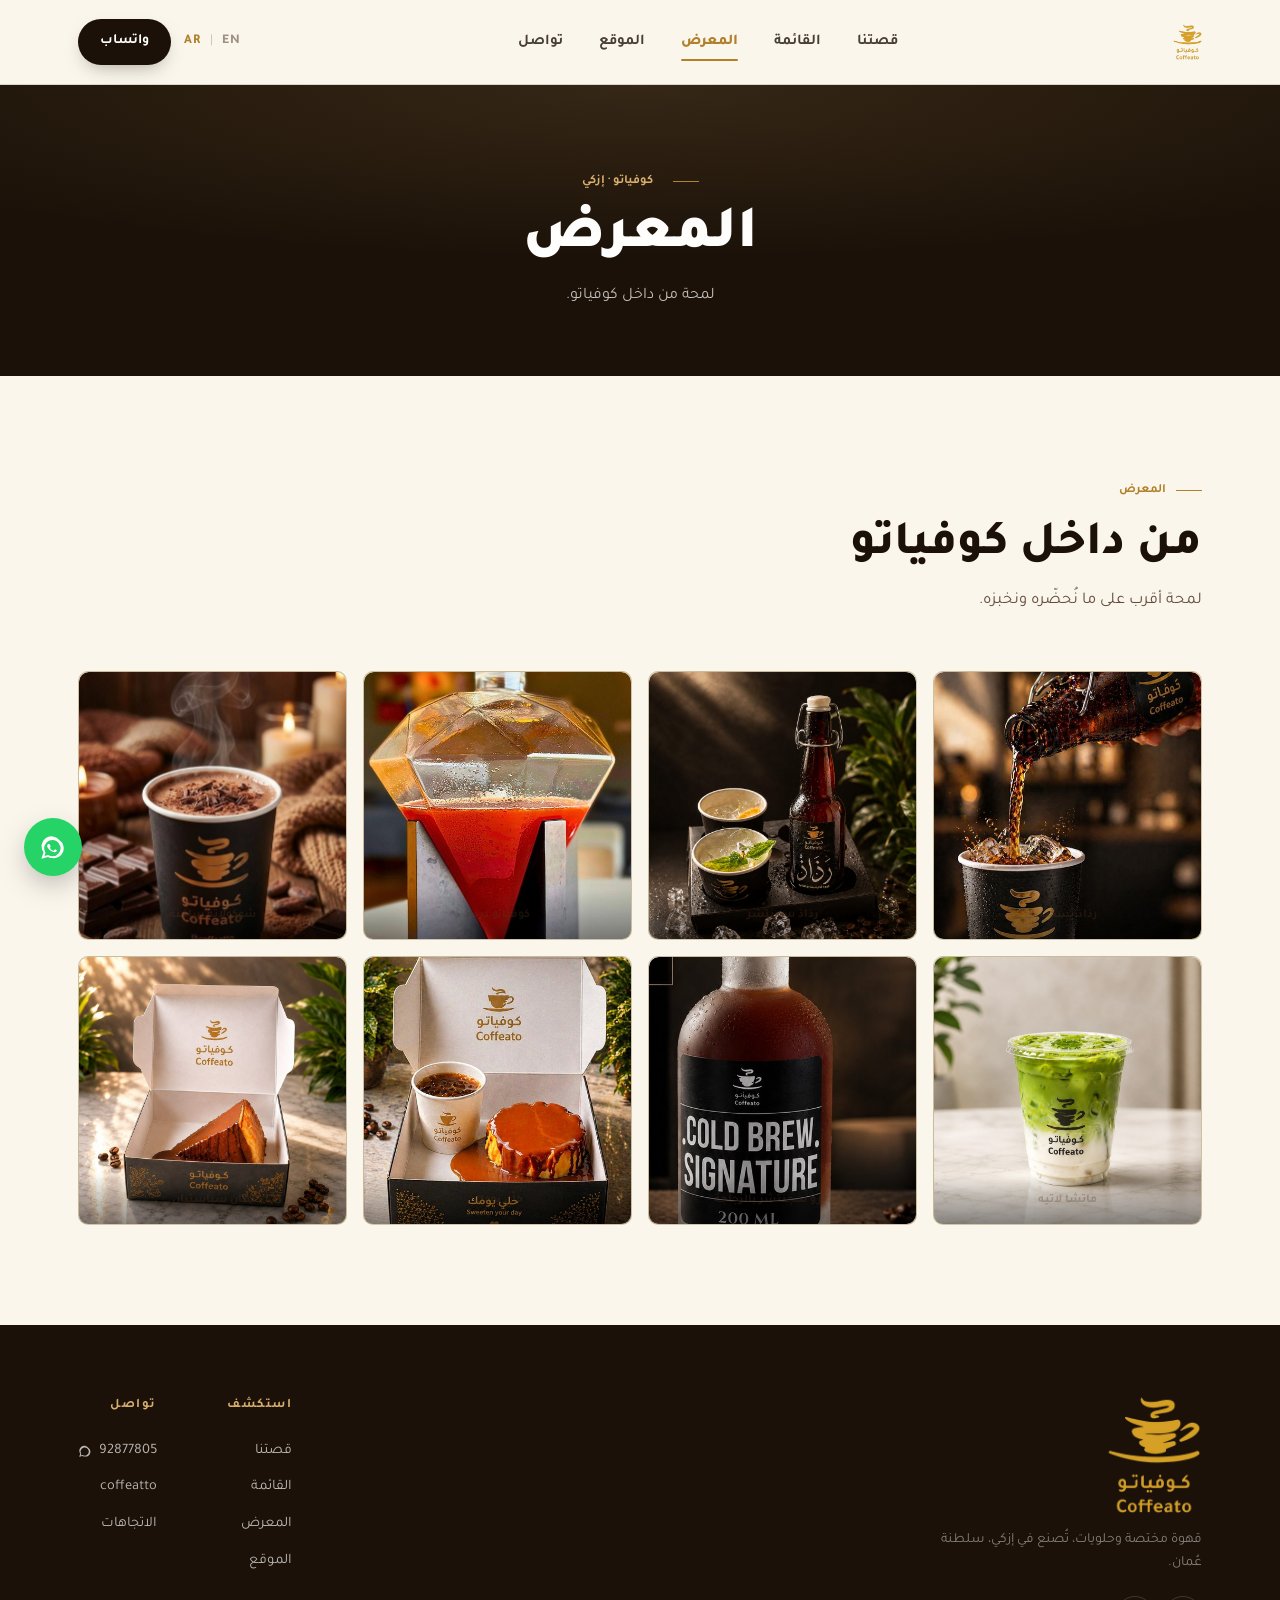
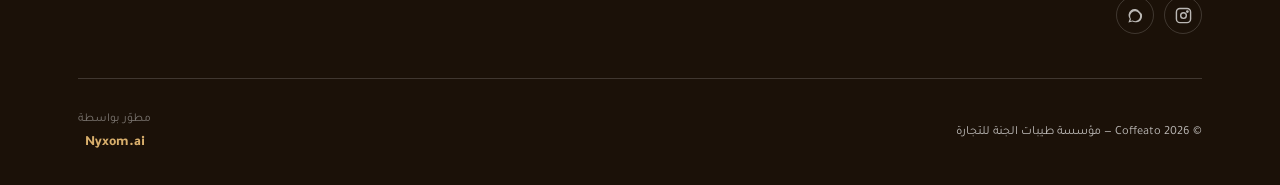
<file: gallery.html>
<!DOCTYPE html>
<html lang="ar" dir="rtl">
<head>

<meta charset="UTF-8">
<meta name="viewport" content="width=device-width, initial-scale=1.0">
<title>Gallery — Coffeato | المعرض — كوفياتو</title>
<meta name="description" content="Coffeato — specialty coffee in Izki, Oman. Signature drinks, cold brew, V60 pour-over, and sweets. كوفياتو — قهوة مختصة في إزكي، سلطنة عُمان.">
<link rel="preconnect" href="https://fonts.googleapis.com">
<link rel="preconnect" href="https://fonts.gstatic.com" crossorigin>
<link href="https://fonts.googleapis.com/css2?family=Tajawal:wght@300;400;500;700;800;900&display=swap" rel="stylesheet">
<link rel="icon" href="assets/img01_097a74eeda9b.png">
<link rel="stylesheet" href="styles.css">
<!-- GEO: structured data for AI search agents & LLMs -->
<script type="application/ld+json">
{
  "@context": "https://schema.org",
  "@type": "CafeOrCoffeeShop",
  "name": "Coffeato",
  "alternateName": "كوفياتو",
  "description": "Specialty coffee cafe in Izki, Sultanate of Oman. Signature espresso drinks, 18-hour slow-steeped cold brew, V60 pour-over, and freshly made sweets.",
  "url": "https://coffeato-cafe.nyxom.ai/",
  "logo": "https://coffeato-cafe.nyxom.ai/assets/img01_097a74eeda9b.png",
  "image": "https://coffeato-cafe.nyxom.ai/assets/img42_220d4d58fbc5.jpg",
  "telephone": "+96892877805",
  "foundingDate": "2021-03-26",
  "priceRange": "OMR 0.9-2.4",
  "currenciesAccepted": "OMR",
  "servesCuisine": ["Specialty Coffee", "Cold Brew Coffee", "V60 Pour-Over", "Desserts"],
  "address": {
    "@type": "PostalAddress",
    "addressLocality": "Izki",
    "addressRegion": "Ad Dakhiliyah",
    "addressCountry": "OM"
  },
  "areaServed": { "@type": "Place", "name": "Izki, Sultanate of Oman" },
  "hasMenu": "https://coffeato-cafe.nyxom.ai/menu.html",
  "sameAs": [
    "https://instagram.com/coffeatto",
    "https://maps.app.goo.gl/qEJ5EabKMNAZ6rtx6"
  ],
  "openingHoursSpecification": [
    { "@type": "OpeningHoursSpecification", "dayOfWeek": ["Sunday","Monday","Tuesday","Wednesday"], "opens": "08:00", "closes": "23:00" },
    { "@type": "OpeningHoursSpecification", "dayOfWeek": "Thursday", "opens": "08:00", "closes": "23:59" },
    { "@type": "OpeningHoursSpecification", "dayOfWeek": "Friday", "opens": "08:00", "closes": "12:00" },
    { "@type": "OpeningHoursSpecification", "dayOfWeek": "Friday", "opens": "13:00", "closes": "23:59" },
    { "@type": "OpeningHoursSpecification", "dayOfWeek": "Saturday", "opens": "08:00", "closes": "23:59" }
  ],
  "contactPoint": {
    "@type": "ContactPoint",
    "contactType": "customer service",
    "telephone": "+96892877805",
    "url": "https://wa.me/96892877805"
  }
}
</script>
</head>
<body>
<header>
  <div class="wrap nav-inner">
    <a href="index.html" class="logo"><img class="logo-img" src="assets/img01_097a74eeda9b.png" alt="Coffeato specialty coffee cafe logo — كوفياتو, Izki, Oman" loading="lazy"></a>
    <nav class="links">
      <a href="story.html"><span class="en">Our Story</span><span class="ar">قصتنا</span></a>
      <a href="menu.html"><span class="en">Menu</span><span class="ar">القائمة</span></a>
      <a href="gallery.html" class="active"><span class="en">Gallery</span><span class="ar">المعرض</span></a>
      <a href="location.html"><span class="en">Location</span><span class="ar">الموقع</span></a>
      <a href="contact.html"><span class="en">Contact</span><span class="ar">تواصل</span></a>
    </nav>
    <div class="nav-right">
      <!-- Clean EN | AR language toggle (one language shown at a time) -->
      <div class="lang-toggle" role="group" aria-label="Language / اللغة">
        <button type="button" class="lang-opt" data-lang="en">EN</button>
        <span class="lang-sep" aria-hidden="true">|</span>
        <button type="button" class="lang-opt" data-lang="ar">AR</button>
      </div>
      <a class="btn-primary" id="waNavBtn" href="#" target="_blank" rel="noopener">
        <span class="en">WhatsApp</span>
        <span class="ar">واتساب</span>
      </a>
      <button class="hamburger" id="hamburger"><span></span><span></span><span></span></button>
    </div>
  </div>
  <div class="mobile-menu" id="mobileMenu">
    <a href="story.html"><span class="en">Our Story</span><span class="ar">قصتنا</span></a>
    <a href="menu.html"><span class="en">Menu</span><span class="ar">القائمة</span></a>
    <a href="gallery.html" class="active"><span class="en">Gallery</span><span class="ar">المعرض</span></a>
    <a href="location.html"><span class="en">Location</span><span class="ar">الموقع</span></a>
    <a href="contact.html"><span class="en">Contact</span><span class="ar">تواصل</span></a>
    <a class="btn-primary" id="waMobileMenuBtn" href="#" target="_blank" rel="noopener" style="margin-top:14px;justify-content:center;">
      <span class="en">Order on WhatsApp</span>
      <span class="ar">اطلب عبر واتساب</span>
    </a>
  </div>
</header>
<main>
<section class="page-hero"><div class="wrap"><div class="eyebrow"><span class="line"></span><span class="en">Coffeato · Izki</span><span class="ar">كوفياتو · إزكي</span></div><h1><span class="en">Gallery</span><span class="ar">المعرض</span></h1><p><span class="en">A look inside Coffeato.</span><span class="ar">لمحة من داخل كوفياتو.</span></p></div></section>
<section id="gallery">
  <div class="wrap">
    <div class="section-head">
      <div class="eyebrow"><span class="en">Gallery</span><span class="ar">المعرض</span></div>
      <h2><span class="en">Inside Coffeato</span><span class="ar">من داخل كوفياتو</span></h2>
      <p>
        <span class="en">A closer look at what we pour and bake.</span>
        <span class="ar">لمحة أقرب على ما نُحضّره ونخبزه.</span>
      </p>
    </div>
    <div class="gallery-grid" id="galleryGrid">
      <div class="gal-tile tall">
        <img src="assets/img02_79b6d5fac93b.jpg" alt="Specialty coffee drink served at Coffeato cafe in Izki, Oman" loading="lazy">
        <span class="cap"><span class="en">Radhadh, Poured</span><span class="ar">رذاذ يُسكب</span></span>
      </div>
      <div class="gal-tile">
        <img src="assets/img43_a5cd0d2140ba.jpg" alt="Coffeato specialty coffee and dessert in Izki, Sultanate of Oman" loading="lazy">
        <span class="cap"><span class="en">Radhadh Signature</span><span class="ar">رذاذ سجنتشر</span></span>
      </div>
      <div class="gal-tile">
        <img src="assets/img09_5c2e7a6f9957.jpg" alt="Dream Signature specialty coffee drink at Coffeato, Izki, Oman" loading="lazy">
        <span class="cap"><span class="en">Coffeato Dream</span><span class="ar">كوفياتو دريم</span></span>
      </div>
      <div class="gal-tile tall">
        <img src="assets/img30_c6c5da0b83c8.jpg" alt="Freshly made dessert paired with coffee at Coffeato, Izki, Oman" loading="lazy">
        <span class="cap"><span class="en">Hot Chocolate</span><span class="ar">شوكولاتة ساخنة</span></span>
      </div>
      <div class="gal-tile">
        <img src="assets/img27_e8311d597a53.jpg" alt="Iced specialty coffee at Coffeato cafe in Izki, Sultanate of Oman" loading="lazy">
        <span class="cap"><span class="en">Matcha Latte</span><span class="ar">ماتشا لاتيه</span></span>
      </div>
      <div class="gal-tile">
        <img src="assets/img44_0f795d2e5c47.jpg" alt="Signature iced coffee at Coffeato specialty cafe in Izki, Oman" loading="lazy">
        <span class="cap"><span class="en">Cold Brew Signature, Bottled</span><span class="ar">كولد برو سجنتشر بالزجاجة</span></span>
      </div>
      <div class="gal-tile tall">
        <img src="assets/img45_9eca36883836.jpg" alt="Coffee and sweets on display at Coffeato cafe in Izki, Oman" loading="lazy">
        <span class="cap"><span class="en">Sweeten Your Day</span><span class="ar">حلّي يومك</span></span>
      </div>
      <div class="gal-tile">
        <img src="assets/img40_e84e25d89611.jpg" alt="Specialty coffee and sweets at Coffeato cafe in Izki, Oman" loading="lazy">
        <span class="cap"><span class="en">San Sebastian</span><span class="ar">سان سباستيان</span></span>
      </div>
    </div>
  </div>
</section>
</main>
<footer>
  <div class="wrap">
    <div class="footer-top">
      <div>
        <div class="footer-logo">
          <img class="footer-logo-img" src="assets/img01_097a74eeda9b.png" alt="Coffeato specialty coffee cafe logo — كوفياتو, Izki, Oman" loading="lazy">
        </div>
        <p style="max-width:280px;font-size:14px;opacity:.65;">
          <span class="en">Specialty coffee &amp; sweets, crafted in Izki, Sultanate of Oman.</span>
          <span class="ar">قهوة مختصة وحلويات، تُصنع في إزكي، سلطنة عُمان.</span>
        </p>
        <div class="social-row" style="margin-top:20px;">
          <a href="https://instagram.com/coffeatto" target="_blank" rel="noopener" aria-label="Instagram">
            <svg viewBox="0 0 24 24" fill="none" stroke="currentColor" stroke-width="2"><rect x="2" y="2" width="20" height="20" rx="5"/><circle cx="12" cy="12" r="4"/><circle cx="17.5" cy="6.5" r="1"/></svg>
          </a>
          <a href="#" id="waSocialIcon" target="_blank" rel="noopener" aria-label="WhatsApp">
            <svg viewBox="0 0 24 24" fill="currentColor"><path d="M17.6 6.3A8.4 8.4 0 0 0 3.9 16.5L2 22l5.7-1.5a8.4 8.4 0 0 0 4 1A8.4 8.4 0 0 0 17.6 6.3zM11.7 20a7 7 0 0 1-3.6-1l-.3-.1-3 .8.8-2.9-.2-.3a7 7 0 1 1 6.3 3.5z"/></svg>
          </a>
        </div>
      </div>
      <div class="footer-cols">
        <div class="footer-col">
          <h4><span class="en">Explore</span><span class="ar">استكشف</span></h4>
          <a href="story.html"><span class="en">Our Story</span><span class="ar">قصتنا</span></a>
          <a href="menu.html"><span class="en">Menu</span><span class="ar">القائمة</span></a>
          <a href="gallery.html"><span class="en">Gallery</span><span class="ar">المعرض</span></a>
          <a href="location.html"><span class="en">Location</span><span class="ar">الموقع</span></a>
        </div>
        <div class="footer-col">
          <h4><span class="en">Contact</span><span class="ar">تواصل</span></h4>
          <a id="waFooterLink" href="#" target="_blank" rel="noopener" style="display:flex;align-items:center;gap:7px;direction:ltr;">
            <svg viewBox="0 0 24 24" fill="currentColor" width="14" height="14" style="flex-shrink:0"><path d="M17.6 6.3A8.4 8.4 0 0 0 3.9 16.5L2 22l5.7-1.5a8.4 8.4 0 0 0 4 1A8.4 8.4 0 0 0 17.6 6.3zM11.7 20a7 7 0 0 1-3.6-1l-.3-.1-3 .8.8-2.9-.2-.3a7 7 0 1 1 6.3 3.5z"/></svg>
            <span dir="ltr">92877805</span>
          </a>
          <a href="https://instagram.com/coffeatto" target="_blank" rel="noopener">coffeatto</a>
          <a href="https://maps.app.goo.gl/qEJ5EabKMNAZ6rtx6" target="_blank" rel="noopener"><span class="en">Directions</span><span class="ar">الاتجاهات</span></a>
        </div>
      </div>
    </div>
    <div class="footer-bottom">
      <span>© <span id="year"></span> Coffeato — <span class="en">Tayyibat Al-Janna Trading</span><span class="ar">مؤسسة طيبات الجنة للتجارة</span></span>
      <div class="signature">
        <div class="made"><span class="en">Developed by</span><span class="ar">مطوّر بواسطة</span></div>
        <div class="brand">Nyxom.ai</div>
      </div>
    </div>
  </div>
</footer>
<a class="wa-float" id="waFloat" href="#" target="_blank" rel="noopener" aria-label="WhatsApp">
  <svg viewBox="0 0 24 24" fill="currentColor"><path d="M17.6 6.3A8.4 8.4 0 0 0 3.9 16.5L2 22l5.7-1.5a8.4 8.4 0 0 0 4 1A8.4 8.4 0 0 0 17.6 6.3zM11.7 20a7 7 0 0 1-3.6-1l-.3-.1-3 .8.8-2.9-.2-.3a7 7 0 1 1 6.3 3.5zm3.9-5.2c-.2-.1-1.3-.6-1.5-.7-.2-.1-.3-.1-.5.1s-.6.7-.8.9-.3.2-.6.1a5.6 5.6 0 0 1-2.8-2.4c-.2-.3.2-.3.5-1 .1-.1.1-.3 0-.4l-.7-1.6c-.2-.4-.4-.4-.5-.4h-.5c-.2 0-.4.1-.6.3a1.9 1.9 0 0 0-.6 1.4c0 .8.6 1.6.7 1.8.1.1 1.4 2.2 3.5 3 2.1.9 2.1.6 2.5.5.4 0 1.2-.5 1.4-1s.2-.9.1-1c0-.1-.2-.2-.4-.3z"/></svg>
</a>
<script src="script.js"></script>
</body>
</html>
</file>
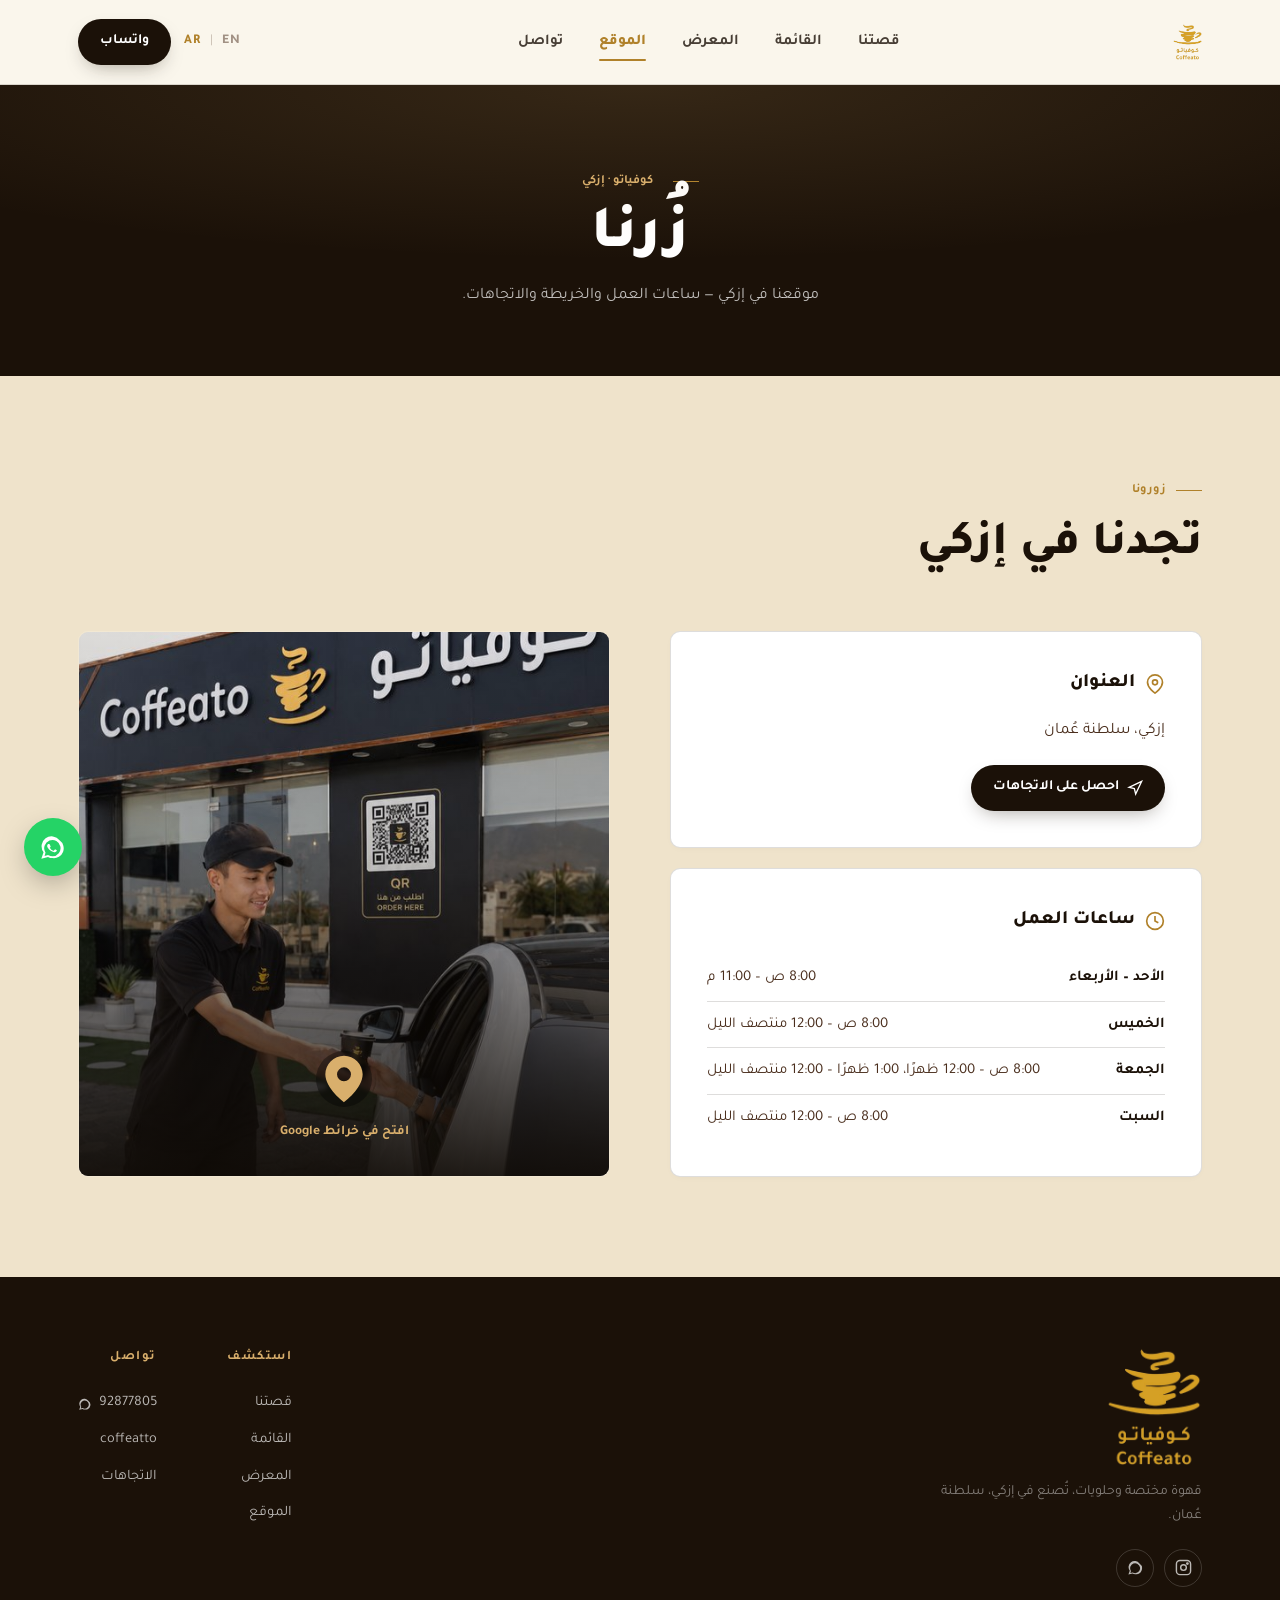
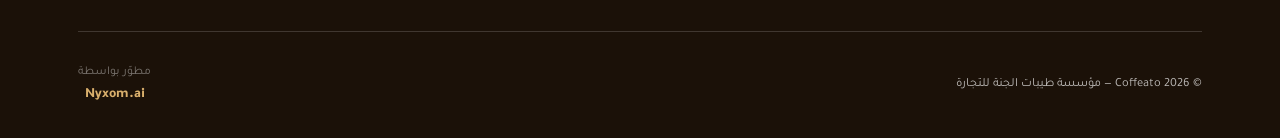
<file: location.html>
<!DOCTYPE html>
<html lang="ar" dir="rtl">
<head>

<meta charset="UTF-8">
<meta name="viewport" content="width=device-width, initial-scale=1.0">
<title>Visit Us — Coffeato | الموقع — كوفياتو</title>
<meta name="description" content="Coffeato — specialty coffee in Izki, Oman. Signature drinks, cold brew, V60 pour-over, and sweets. كوفياتو — قهوة مختصة في إزكي، سلطنة عُمان.">
<link rel="preconnect" href="https://fonts.googleapis.com">
<link rel="preconnect" href="https://fonts.gstatic.com" crossorigin>
<link href="https://fonts.googleapis.com/css2?family=Tajawal:wght@300;400;500;700;800;900&display=swap" rel="stylesheet">
<link rel="icon" href="assets/img01_097a74eeda9b.png">
<link rel="stylesheet" href="styles.css">
<!-- GEO: structured data for AI search agents & LLMs -->
<script type="application/ld+json">
{
  "@context": "https://schema.org",
  "@type": "CafeOrCoffeeShop",
  "name": "Coffeato",
  "alternateName": "كوفياتو",
  "description": "Specialty coffee cafe in Izki, Sultanate of Oman. Signature espresso drinks, 18-hour slow-steeped cold brew, V60 pour-over, and freshly made sweets.",
  "url": "https://coffeato-cafe.nyxom.ai/",
  "logo": "https://coffeato-cafe.nyxom.ai/assets/img01_097a74eeda9b.png",
  "image": "https://coffeato-cafe.nyxom.ai/assets/img42_220d4d58fbc5.jpg",
  "telephone": "+96892877805",
  "foundingDate": "2021-03-26",
  "priceRange": "OMR 0.9-2.4",
  "currenciesAccepted": "OMR",
  "servesCuisine": ["Specialty Coffee", "Cold Brew Coffee", "V60 Pour-Over", "Desserts"],
  "address": {
    "@type": "PostalAddress",
    "addressLocality": "Izki",
    "addressRegion": "Ad Dakhiliyah",
    "addressCountry": "OM"
  },
  "areaServed": { "@type": "Place", "name": "Izki, Sultanate of Oman" },
  "hasMenu": "https://coffeato-cafe.nyxom.ai/menu.html",
  "sameAs": [
    "https://instagram.com/coffeatto",
    "https://maps.app.goo.gl/qEJ5EabKMNAZ6rtx6"
  ],
  "openingHoursSpecification": [
    { "@type": "OpeningHoursSpecification", "dayOfWeek": ["Sunday","Monday","Tuesday","Wednesday"], "opens": "08:00", "closes": "23:00" },
    { "@type": "OpeningHoursSpecification", "dayOfWeek": "Thursday", "opens": "08:00", "closes": "23:59" },
    { "@type": "OpeningHoursSpecification", "dayOfWeek": "Friday", "opens": "08:00", "closes": "12:00" },
    { "@type": "OpeningHoursSpecification", "dayOfWeek": "Friday", "opens": "13:00", "closes": "23:59" },
    { "@type": "OpeningHoursSpecification", "dayOfWeek": "Saturday", "opens": "08:00", "closes": "23:59" }
  ],
  "contactPoint": {
    "@type": "ContactPoint",
    "contactType": "customer service",
    "telephone": "+96892877805",
    "url": "https://wa.me/96892877805"
  }
}
</script>
</head>
<body>
<header>
  <div class="wrap nav-inner">
    <a href="index.html" class="logo"><img class="logo-img" src="assets/img01_097a74eeda9b.png" alt="Coffeato specialty coffee cafe logo — كوفياتو, Izki, Oman" loading="lazy"></a>
    <nav class="links">
      <a href="story.html"><span class="en">Our Story</span><span class="ar">قصتنا</span></a>
      <a href="menu.html"><span class="en">Menu</span><span class="ar">القائمة</span></a>
      <a href="gallery.html"><span class="en">Gallery</span><span class="ar">المعرض</span></a>
      <a href="location.html" class="active"><span class="en">Location</span><span class="ar">الموقع</span></a>
      <a href="contact.html"><span class="en">Contact</span><span class="ar">تواصل</span></a>
    </nav>
    <div class="nav-right">
      <!-- Clean EN | AR language toggle (one language shown at a time) -->
      <div class="lang-toggle" role="group" aria-label="Language / اللغة">
        <button type="button" class="lang-opt" data-lang="en">EN</button>
        <span class="lang-sep" aria-hidden="true">|</span>
        <button type="button" class="lang-opt" data-lang="ar">AR</button>
      </div>
      <a class="btn-primary" id="waNavBtn" href="#" target="_blank" rel="noopener">
        <span class="en">WhatsApp</span>
        <span class="ar">واتساب</span>
      </a>
      <button class="hamburger" id="hamburger"><span></span><span></span><span></span></button>
    </div>
  </div>
  <div class="mobile-menu" id="mobileMenu">
    <a href="story.html"><span class="en">Our Story</span><span class="ar">قصتنا</span></a>
    <a href="menu.html"><span class="en">Menu</span><span class="ar">القائمة</span></a>
    <a href="gallery.html"><span class="en">Gallery</span><span class="ar">المعرض</span></a>
    <a href="location.html" class="active"><span class="en">Location</span><span class="ar">الموقع</span></a>
    <a href="contact.html"><span class="en">Contact</span><span class="ar">تواصل</span></a>
    <a class="btn-primary" id="waMobileMenuBtn" href="#" target="_blank" rel="noopener" style="margin-top:14px;justify-content:center;">
      <span class="en">Order on WhatsApp</span>
      <span class="ar">اطلب عبر واتساب</span>
    </a>
  </div>
</header>
<main>
<section class="page-hero"><div class="wrap"><div class="eyebrow"><span class="line"></span><span class="en">Coffeato · Izki</span><span class="ar">كوفياتو · إزكي</span></div><h1><span class="en">Visit Us</span><span class="ar">زُرنا</span></h1><p><span class="en">Find us in Izki — hours, map and directions.</span><span class="ar">موقعنا في إزكي — ساعات العمل والخريطة والاتجاهات.</span></p></div></section>
<section id="location" class="location-section">
  <div class="wrap">
    <div class="section-head">
      <div class="eyebrow"><span class="en">Visit Us</span><span class="ar">زورونا</span></div>
      <h2><span class="en">Find Coffeato in Izki</span><span class="ar">تجدنا في إزكي</span></h2>
    </div>
    <div class="loc-grid">
      <div>
        <div class="loc-card" style="margin-bottom:20px;">
          <h3>
            <svg viewBox="0 0 24 24" fill="none" stroke="currentColor" stroke-width="2"><path d="M21 10c0 7-9 13-9 13s-9-6-9-13a9 9 0 0 1 18 0z"/><circle cx="12" cy="10" r="3"/></svg>
            <span class="en">Address</span><span class="ar">العنوان</span>
          </h3>
          <p style="color:var(--brown);margin-bottom:20px;">
            <span class="en">Izki, Sultanate of Oman</span>
            <span class="ar">إزكي، سلطنة عُمان</span>
          </p>
          <a class="btn-primary" href="https://maps.app.goo.gl/qEJ5EabKMNAZ6rtx6" target="_blank" rel="noopener" style="background:var(--dark);">
            <svg viewBox="0 0 24 24" fill="none" stroke="currentColor" stroke-width="2" style="width:16px;height:16px;"><polygon points="3 11 22 2 13 21 11 13 3 11"/></svg>
            <span class="en">Get Directions</span>
            <span class="ar">احصل على الاتجاهات</span>
          </a>
        </div>
        <div class="loc-card">
          <h3>
            <svg viewBox="0 0 24 24" fill="none" stroke="currentColor" stroke-width="2"><circle cx="12" cy="12" r="10"/><polyline points="12 6 12 12 16 14"/></svg>
            <span class="en">Opening Hours</span><span class="ar">ساعات العمل</span>
          </h3>
          <div class="hours-row">
            <span class="day"><span class="en">Sun – Wed</span><span class="ar">الأحد – الأربعاء</span></span>
            <span class="time"><span class="en">8:00 AM – 11:00 PM</span><span class="ar">8:00 ص – 11:00 م</span></span>
          </div>
          <div class="hours-row">
            <span class="day"><span class="en">Thursday</span><span class="ar">الخميس</span></span>
            <span class="time"><span class="en">8:00 AM – 12:00 AM</span><span class="ar">8:00 ص – 12:00 منتصف الليل</span></span>
          </div>
          <div class="hours-row">
            <span class="day"><span class="en">Friday</span><span class="ar">الجمعة</span></span>
            <span class="time"><span class="en">8:00 AM – 12:00 PM, 1:00 PM – 12:00 AM</span><span class="ar">8:00 ص – 12:00 ظهرًا، 1:00 ظهرًا – 12:00 منتصف الليل</span></span>
          </div>
          <div class="hours-row">
            <span class="day"><span class="en">Saturday</span><span class="ar">السبت</span></span>
            <span class="time"><span class="en">8:00 AM – 12:00 AM</span><span class="ar">8:00 ص – 12:00 منتصف الليل</span></span>
          </div>
        </div>
      </div>
      <a class="map-visual" href="https://maps.app.goo.gl/qEJ5EabKMNAZ6rtx6" target="_blank" rel="noopener">
        <img class="storefront-bg" src="assets/img46_94829191aa49.jpg" alt="Coffeato storefront, Izki" loading="lazy">
        <div class="storefront-scrim"></div>
        <div class="map-visual-circle" style="width:56px;height:56px;background:rgba(0,0,0,.35);backdrop-filter:blur(2px);">
          <svg class="pin" viewBox="0 0 24 24" fill="currentColor" width="26" height="26"><path d="M12 2C7.6 2 4 5.6 4 10c0 6 8 12 8 12s8-6 8-12c0-4.4-3.6-8-8-8zm0 11a3 3 0 1 1 0-6 3 3 0 0 1 0 6z"/></svg>
        </div>
        <span class="map-visual-label">
          <span class="en">Open in Google Maps</span>
          <span class="ar">افتح في خرائط Google</span>
        </span>
      </a>
    </div>
  </div>
</section>
</main>
<footer>
  <div class="wrap">
    <div class="footer-top">
      <div>
        <div class="footer-logo">
          <img class="footer-logo-img" src="assets/img01_097a74eeda9b.png" alt="Coffeato specialty coffee cafe logo — كوفياتو, Izki, Oman" loading="lazy">
        </div>
        <p style="max-width:280px;font-size:14px;opacity:.65;">
          <span class="en">Specialty coffee &amp; sweets, crafted in Izki, Sultanate of Oman.</span>
          <span class="ar">قهوة مختصة وحلويات، تُصنع في إزكي، سلطنة عُمان.</span>
        </p>
        <div class="social-row" style="margin-top:20px;">
          <a href="https://instagram.com/coffeatto" target="_blank" rel="noopener" aria-label="Instagram">
            <svg viewBox="0 0 24 24" fill="none" stroke="currentColor" stroke-width="2"><rect x="2" y="2" width="20" height="20" rx="5"/><circle cx="12" cy="12" r="4"/><circle cx="17.5" cy="6.5" r="1"/></svg>
          </a>
          <a href="#" id="waSocialIcon" target="_blank" rel="noopener" aria-label="WhatsApp">
            <svg viewBox="0 0 24 24" fill="currentColor"><path d="M17.6 6.3A8.4 8.4 0 0 0 3.9 16.5L2 22l5.7-1.5a8.4 8.4 0 0 0 4 1A8.4 8.4 0 0 0 17.6 6.3zM11.7 20a7 7 0 0 1-3.6-1l-.3-.1-3 .8.8-2.9-.2-.3a7 7 0 1 1 6.3 3.5z"/></svg>
          </a>
        </div>
      </div>
      <div class="footer-cols">
        <div class="footer-col">
          <h4><span class="en">Explore</span><span class="ar">استكشف</span></h4>
          <a href="story.html"><span class="en">Our Story</span><span class="ar">قصتنا</span></a>
          <a href="menu.html"><span class="en">Menu</span><span class="ar">القائمة</span></a>
          <a href="gallery.html"><span class="en">Gallery</span><span class="ar">المعرض</span></a>
          <a href="location.html"><span class="en">Location</span><span class="ar">الموقع</span></a>
        </div>
        <div class="footer-col">
          <h4><span class="en">Contact</span><span class="ar">تواصل</span></h4>
          <a id="waFooterLink" href="#" target="_blank" rel="noopener" style="display:flex;align-items:center;gap:7px;direction:ltr;">
            <svg viewBox="0 0 24 24" fill="currentColor" width="14" height="14" style="flex-shrink:0"><path d="M17.6 6.3A8.4 8.4 0 0 0 3.9 16.5L2 22l5.7-1.5a8.4 8.4 0 0 0 4 1A8.4 8.4 0 0 0 17.6 6.3zM11.7 20a7 7 0 0 1-3.6-1l-.3-.1-3 .8.8-2.9-.2-.3a7 7 0 1 1 6.3 3.5z"/></svg>
            <span dir="ltr">92877805</span>
          </a>
          <a href="https://instagram.com/coffeatto" target="_blank" rel="noopener">coffeatto</a>
          <a href="https://maps.app.goo.gl/qEJ5EabKMNAZ6rtx6" target="_blank" rel="noopener"><span class="en">Directions</span><span class="ar">الاتجاهات</span></a>
        </div>
      </div>
    </div>
    <div class="footer-bottom">
      <span>© <span id="year"></span> Coffeato — <span class="en">Tayyibat Al-Janna Trading</span><span class="ar">مؤسسة طيبات الجنة للتجارة</span></span>
      <div class="signature">
        <div class="made"><span class="en">Developed by</span><span class="ar">مطوّر بواسطة</span></div>
        <div class="brand">Nyxom.ai</div>
      </div>
    </div>
  </div>
</footer>
<a class="wa-float" id="waFloat" href="#" target="_blank" rel="noopener" aria-label="WhatsApp">
  <svg viewBox="0 0 24 24" fill="currentColor"><path d="M17.6 6.3A8.4 8.4 0 0 0 3.9 16.5L2 22l5.7-1.5a8.4 8.4 0 0 0 4 1A8.4 8.4 0 0 0 17.6 6.3zM11.7 20a7 7 0 0 1-3.6-1l-.3-.1-3 .8.8-2.9-.2-.3a7 7 0 1 1 6.3 3.5zm3.9-5.2c-.2-.1-1.3-.6-1.5-.7-.2-.1-.3-.1-.5.1s-.6.7-.8.9-.3.2-.6.1a5.6 5.6 0 0 1-2.8-2.4c-.2-.3.2-.3.5-1 .1-.1.1-.3 0-.4l-.7-1.6c-.2-.4-.4-.4-.5-.4h-.5c-.2 0-.4.1-.6.3a1.9 1.9 0 0 0-.6 1.4c0 .8.6 1.6.7 1.8.1.1 1.4 2.2 3.5 3 2.1.9 2.1.6 2.5.5.4 0 1.2-.5 1.4-1s.2-.9.1-1c0-.1-.2-.2-.4-.3z"/></svg>
</a>
<script src="script.js"></script>
</body>
</html>
</file>
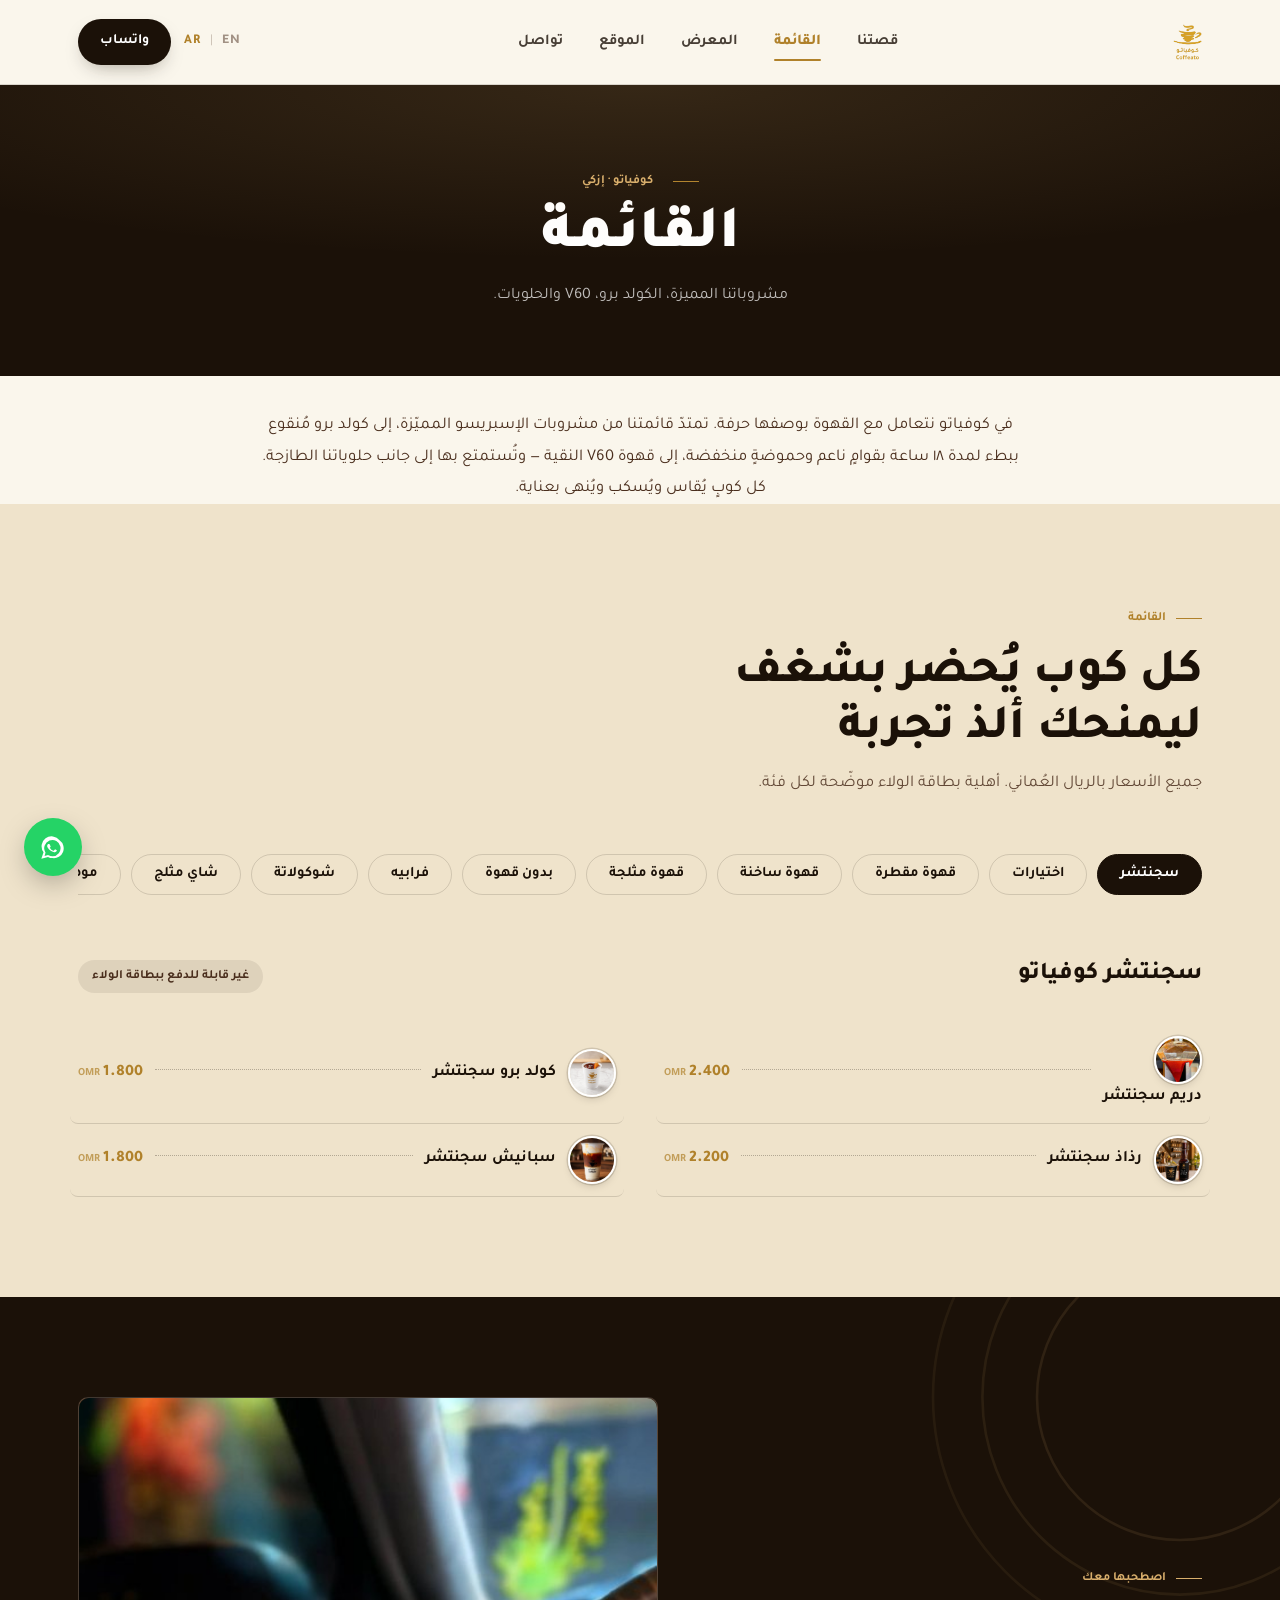
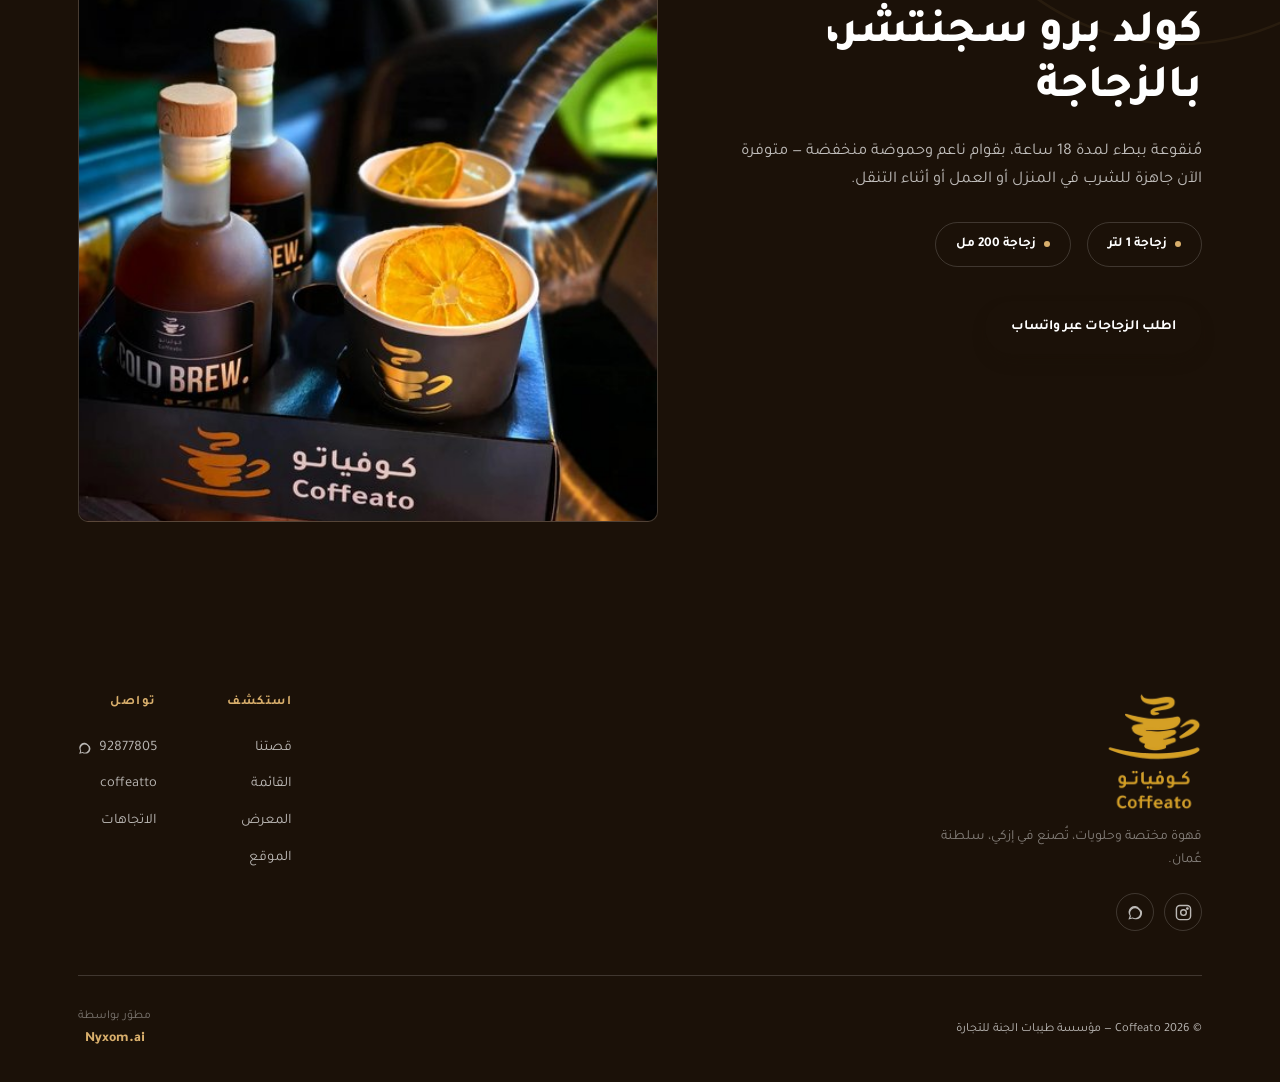
<file: menu.html>
<!DOCTYPE html>
<html lang="ar" dir="rtl">
<head>

<meta charset="UTF-8">
<meta name="viewport" content="width=device-width, initial-scale=1.0">
<title>Menu — Coffeato | القائمة — كوفياتو</title>
<meta name="description" content="Coffeato — specialty coffee in Izki, Oman. Signature drinks, cold brew, V60 pour-over, and sweets. كوفياتو — قهوة مختصة في إزكي، سلطنة عُمان.">
<link rel="preconnect" href="https://fonts.googleapis.com">
<link rel="preconnect" href="https://fonts.gstatic.com" crossorigin>
<link href="https://fonts.googleapis.com/css2?family=Tajawal:wght@300;400;500;700;800;900&display=swap" rel="stylesheet">
<link rel="icon" href="assets/img01_097a74eeda9b.png">
<link rel="stylesheet" href="styles.css">
<!-- GEO: structured data for AI search agents & LLMs -->
<script type="application/ld+json">
{
  "@context": "https://schema.org",
  "@type": "CafeOrCoffeeShop",
  "name": "Coffeato",
  "alternateName": "كوفياتو",
  "description": "Specialty coffee cafe in Izki, Sultanate of Oman. Signature espresso drinks, 18-hour slow-steeped cold brew, V60 pour-over, and freshly made sweets.",
  "url": "https://coffeato-cafe.nyxom.ai/",
  "logo": "https://coffeato-cafe.nyxom.ai/assets/img01_097a74eeda9b.png",
  "image": "https://coffeato-cafe.nyxom.ai/assets/img42_220d4d58fbc5.jpg",
  "telephone": "+96892877805",
  "foundingDate": "2021-03-26",
  "priceRange": "OMR 0.9-2.4",
  "currenciesAccepted": "OMR",
  "servesCuisine": ["Specialty Coffee", "Cold Brew Coffee", "V60 Pour-Over", "Desserts"],
  "address": {
    "@type": "PostalAddress",
    "addressLocality": "Izki",
    "addressRegion": "Ad Dakhiliyah",
    "addressCountry": "OM"
  },
  "areaServed": { "@type": "Place", "name": "Izki, Sultanate of Oman" },
  "hasMenu": "https://coffeato-cafe.nyxom.ai/menu.html",
  "sameAs": [
    "https://instagram.com/coffeatto",
    "https://maps.app.goo.gl/qEJ5EabKMNAZ6rtx6"
  ],
  "openingHoursSpecification": [
    { "@type": "OpeningHoursSpecification", "dayOfWeek": ["Sunday","Monday","Tuesday","Wednesday"], "opens": "08:00", "closes": "23:00" },
    { "@type": "OpeningHoursSpecification", "dayOfWeek": "Thursday", "opens": "08:00", "closes": "23:59" },
    { "@type": "OpeningHoursSpecification", "dayOfWeek": "Friday", "opens": "08:00", "closes": "12:00" },
    { "@type": "OpeningHoursSpecification", "dayOfWeek": "Friday", "opens": "13:00", "closes": "23:59" },
    { "@type": "OpeningHoursSpecification", "dayOfWeek": "Saturday", "opens": "08:00", "closes": "23:59" }
  ],
  "contactPoint": {
    "@type": "ContactPoint",
    "contactType": "customer service",
    "telephone": "+96892877805",
    "url": "https://wa.me/96892877805"
  }
}
</script>
</head>
<body>
<header>
  <div class="wrap nav-inner">
    <a href="index.html" class="logo"><img class="logo-img" src="assets/img01_097a74eeda9b.png" alt="Coffeato specialty coffee cafe logo — كوفياتو, Izki, Oman" loading="lazy"></a>
    <nav class="links">
      <a href="story.html"><span class="en">Our Story</span><span class="ar">قصتنا</span></a>
      <a href="menu.html" class="active"><span class="en">Menu</span><span class="ar">القائمة</span></a>
      <a href="gallery.html"><span class="en">Gallery</span><span class="ar">المعرض</span></a>
      <a href="location.html"><span class="en">Location</span><span class="ar">الموقع</span></a>
      <a href="contact.html"><span class="en">Contact</span><span class="ar">تواصل</span></a>
    </nav>
    <div class="nav-right">
      <!-- Clean EN | AR language toggle (one language shown at a time) -->
      <div class="lang-toggle" role="group" aria-label="Language / اللغة">
        <button type="button" class="lang-opt" data-lang="en">EN</button>
        <span class="lang-sep" aria-hidden="true">|</span>
        <button type="button" class="lang-opt" data-lang="ar">AR</button>
      </div>
      <a class="btn-primary" id="waNavBtn" href="#" target="_blank" rel="noopener">
        <span class="en">WhatsApp</span>
        <span class="ar">واتساب</span>
      </a>
      <button class="hamburger" id="hamburger"><span></span><span></span><span></span></button>
    </div>
  </div>
  <div class="mobile-menu" id="mobileMenu">
    <a href="story.html"><span class="en">Our Story</span><span class="ar">قصتنا</span></a>
    <a href="menu.html" class="active"><span class="en">Menu</span><span class="ar">القائمة</span></a>
    <a href="gallery.html"><span class="en">Gallery</span><span class="ar">المعرض</span></a>
    <a href="location.html"><span class="en">Location</span><span class="ar">الموقع</span></a>
    <a href="contact.html"><span class="en">Contact</span><span class="ar">تواصل</span></a>
    <a class="btn-primary" id="waMobileMenuBtn" href="#" target="_blank" rel="noopener" style="margin-top:14px;justify-content:center;">
      <span class="en">Order on WhatsApp</span>
      <span class="ar">اطلب عبر واتساب</span>
    </a>
  </div>
</header>
<main>
<section class="page-hero"><div class="wrap"><div class="eyebrow"><span class="line"></span><span class="en">Coffeato · Izki</span><span class="ar">كوفياتو · إزكي</span></div><h1><span class="en">Menu</span><span class="ar">القائمة</span></h1><p><span class="en">Signature drinks, cold brew, V60 pour-over and sweets.</span><span class="ar">مشروباتنا المميزة، الكولد برو، V60 والحلويات.</span></p></div></section>
<section class="menu-intro-sec">
  <div class="wrap">
    <p class="menu-intro">
      <span class="en">At Coffeato, we treat coffee as a craft. Our menu spans espresso-based signature drinks, an 18-hour slow-steeped cold brew that's smooth and low in acidity, and clean V60 pour-over — best enjoyed alongside our freshly made sweets. Every cup is measured, poured, and finished with intention.</span>
      <span class="ar">في كوفياتو نتعامل مع القهوة بوصفها حرفة. تمتدّ قائمتنا من مشروبات الإسبريسو المميّزة، إلى كولد برو مُنقوع ببطء لمدة ١٨ ساعة بقوامٍ ناعم وحموضةٍ منخفضة، إلى قهوة V60 النقية — وتُستمتع بها إلى جانب حلوياتنا الطازجة. كل كوبٍ يُقاس ويُسكب ويُنهى بعناية.</span>
    </p>
  </div>
</section>
<section id="menu" class="menu-section">
  <div class="wrap">
    <div class="section-head">
      <div class="eyebrow"><span class="en">Menu</span><span class="ar">القائمة</span></div>
      <h2><span class="en">Every cup, priced clearly</span><span class="ar">كل كوب يُحضر بشغف ليمنحك ألذ تجربة</span></h2>
      <p>
        <span class="en">All prices in Omani Rial (OMR). Loyalty card eligibility noted per category.</span>
        <span class="ar">جميع الأسعار بالريال العُماني. أهلية بطاقة الولاء موضّحة لكل فئة.</span>
      </p>
    </div>

    <div class="tabs" id="tabs">
      <button class="tab-btn active" data-tab="signature"><span class="en">Signature</span><span class="ar">سجنتشر</span></button>
      <button class="tab-btn" data-tab="selection"><span class="en">Selection</span><span class="ar">اختيارات</span></button>
      <button class="tab-btn" data-tab="drip"><span class="en">Drip Coffee</span><span class="ar">قهوة مقطرة</span></button>
      <button class="tab-btn" data-tab="hot"><span class="en">Hot Coffee</span><span class="ar">قهوة ساخنة</span></button>
      <button class="tab-btn" data-tab="iced"><span class="en">Iced Coffee</span><span class="ar">قهوة مثلجة</span></button>
      <button class="tab-btn" data-tab="noncoffee"><span class="en">Non-Coffee</span><span class="ar">بدون قهوة</span></button>
      <button class="tab-btn" data-tab="frap"><span class="en">Frap</span><span class="ar">فرابيه</span></button>
      <button class="tab-btn" data-tab="chocolate"><span class="en">Chocolate</span><span class="ar">شوكولاتة</span></button>
      <button class="tab-btn" data-tab="tea"><span class="en">Iced Tea</span><span class="ar">شاي مثلج</span></button>
      <button class="tab-btn" data-tab="mojito"><span class="en">Mojito</span><span class="ar">موهيتو</span></button>
      <button class="tab-btn" data-tab="water"><span class="en">Water</span><span class="ar">مياه</span></button>
      <button class="tab-btn" data-tab="sweets"><span class="en">Sweets</span><span class="ar">حلى يومك</span></button>
    </div>

    <!-- SIGNATURE -->
    <div class="menu-panel active" data-panel="signature">
      <div class="menu-panel-head">
        <h3><span class="en">Coffeato Signature</span><span class="ar">سجنتشر كوفياتو</span></h3>
        <span class="loyalty-note not-eligible"><span class="en">Not valid with loyalty card</span><span class="ar">غير قابلة للدفع ببطاقة الولاء</span></span>
      </div>
      <div class="menu-grid">
        <div class="menu-item"><span class="name"><img class="thumb" src="assets/img09_5c2e7a6f9957.jpg" alt="Dream Signature specialty coffee drink at Coffeato, Izki, Oman" loading="lazy"><span class="en">Dream Signature</span><span class="ar">دريم سجنتشر</span></span><span class="leader"></span><span class="price" data-cur="OMR">2.400</span></div>
        <div class="menu-item"><img class="thumb" src="assets/img06_59dcd702fe73.jpg" alt="Cold Brew Signature slow-steeped coffee at Coffeato, Izki, Oman" loading="lazy"><span class="name"><span class="en">Cold Brew Signature</span><span class="ar">كولد برو سجنتشر</span></span><span class="leader"></span><span class="price" data-cur="OMR">1.800</span></div>
        <div class="menu-item"><img class="thumb" src="assets/img10_d9e01889ab44.jpg" alt="Radhadh Signature drink at Coffeato specialty cafe in Izki, Oman" loading="lazy"><span class="name"><span class="en">Radhadh Signature</span><span class="ar">رذاذ سجنتشر</span></span><span class="leader"></span><span class="price" data-cur="OMR">2.200</span></div>
        <div class="menu-item"><img class="thumb" src="assets/img03_9dd6df252e48.jpg" alt="Signature specialty coffee drink at Coffeato in Izki, Sultanate of Oman" loading="lazy"><span class="name"><span class="en">Spanish Signature</span><span class="ar">سبانيش سجنتشر</span></span><span class="leader"></span><span class="price" data-cur="OMR">1.800</span></div>
      </div>
    </div>

    <!-- SELECTION -->
    <div class="menu-panel" data-panel="selection">
      <div class="menu-panel-head">
        <h3><span class="en">Coffeato Selection</span><span class="ar">اختيارات كوفياتو</span></h3>
        <span class="loyalty-note eligible"><span class="en">Valid with loyalty card</span><span class="ar">قابلة للدفع ببطاقة الولاء</span></span>
      </div>
      <div class="menu-grid">
        <div class="menu-item"><span class="name"><img class="thumb" src="assets/img11_f65041137886.jpg" alt="Piccolo — specialty coffee at Coffeato cafe, Izki, Oman" loading="lazy"><span class="en">Piccolo</span><span class="ar">بيكولو</span></span><span class="leader"></span><span class="price" data-cur="OMR">0.900</span></div>
        <div class="menu-item"><span class="name"><img class="thumb" src="assets/img12_0d2d429a5089.jpg" alt="Mini Americano — specialty coffee at Coffeato cafe, Izki, Oman" loading="lazy"><span class="en">Mini Americano</span><span class="ar">ميني أمريكانو</span></span><span class="leader"></span><span class="price" data-cur="OMR">1.200</span></div>
        <div class="menu-item"><img class="thumb" src="assets/img13_0faf5295b52e.jpg" alt="Karkade — specialty coffee at Coffeato cafe, Izki, Oman" loading="lazy"><span class="name"><span class="en">Karkade</span><span class="ar">كركديه</span></span><span class="leader"></span><span class="price" data-cur="OMR">1.500</span></div>
        <div class="menu-item"><img class="thumb" src="assets/img07_c1d74c3535dd.jpg" alt="Coffee paired with freshly made sweets at Coffeato, Izki, Oman" loading="lazy"><span class="name"><span class="en">Peach Iced Tea</span><span class="ar">آيس تي الخوخ</span></span><span class="leader"></span><span class="price" data-cur="OMR">1.500</span></div>
        <div class="menu-item"><span class="name"><img class="thumb" src="assets/img14_12c4b3e263c9.jpg" alt="Creamy Espresso — specialty coffee at Coffeato cafe, Izki, Oman" loading="lazy"><span class="en">Creamy Espresso</span><span class="ar">كريمي اسبريسو</span></span><span class="leader"></span><span class="price" data-cur="OMR">1.500</span></div>
        <div class="menu-item"><img class="thumb" src="assets/img15_07eab06ef131.jpg" alt="Iced Pistachio Latte — specialty coffee at Coffeato cafe, Izki, Oman" loading="lazy"><span class="name"><span class="en">Iced Pistachio Latte</span><span class="ar">بستاشيو لاتيه</span></span><span class="leader"></span><span class="price" data-cur="OMR">1.700</span></div>
        <div class="menu-item"><img class="thumb" src="assets/img16_3ca3f0061400.jpg" alt="Cascara — specialty coffee at Coffeato cafe, Izki, Oman" loading="lazy"><span class="name"><span class="en">Cascara</span><span class="ar">كاسكارا</span></span><span class="leader"></span><span class="price" data-cur="OMR">1.800</span></div>
        <div class="menu-item"><img class="thumb" src="assets/img17_a6d316edf8dd.jpg" alt="Caramel Frap — specialty coffee at Coffeato cafe, Izki, Oman" loading="lazy"><span class="name"><span class="en">Caramel Frap</span><span class="ar">كاراميل فراب</span></span><span class="leader"></span><span class="price" data-cur="OMR">1.700</span></div>
        <div class="menu-item"><span class="name"><img class="thumb" src="assets/img18_23fa2b85131a.jpg" alt="Ocean — specialty coffee at Coffeato cafe, Izki, Oman" loading="lazy"><span class="en">Ocean</span><span class="ar">أوشن</span></span><span class="leader"></span><span class="price" data-cur="OMR">1.800</span></div>
      </div>
    </div>

    <!-- DRIP COFFEE -->
    <div class="menu-panel" data-panel="drip">
      <div class="menu-panel-head">
        <h3><span class="en">Drip Coffee</span><span class="ar">قهوة مقطرة</span></h3>
        <span class="loyalty-note not-eligible"><span class="en">Coffeato V60 excluded from loyalty card</span><span class="ar">كوفياتو V60 مستثناة من بطاقة الولاء</span></span>
      </div>
      <div class="menu-grid">
        <div class="menu-item"><span class="name"><img class="thumb" src="assets/img19_165f3a3bbb48.jpg" alt="Cold Brew — specialty coffee at Coffeato cafe, Izki, Oman" loading="lazy"><span class="en">Cold Brew</span><span class="ar">كولد برو</span></span><span class="leader"></span><span class="price" data-cur="OMR">1.800</span></div>
        <div class="menu-item"><span class="name"><img class="thumb" src="assets/img20_6472722766f5.jpg" alt="Classic V60 — specialty coffee at Coffeato cafe, Izki, Oman" loading="lazy"><span class="en">Classic V60</span><span class="ar">V60 كلاسيك</span></span><span class="leader"></span><span class="price" data-cur="OMR">2.200</span></div>
        <div class="menu-item"><span class="name"><img class="thumb" src="assets/img20_6472722766f5.jpg" alt="Fruity V60 — specialty coffee at Coffeato cafe, Izki, Oman" loading="lazy"><span class="en">Fruity V60</span><span class="ar">V60 فروتي</span></span><span class="leader"></span><span class="price" data-cur="OMR">2.200</span></div>
        <div class="menu-item"><span class="name"><span class="en">Coffeato V60</span><span class="ar">كوفياتو V60</span></span><span class="leader"></span><span class="price" data-cur="OMR">2.800</span></div>
      </div>
    </div>

    <!-- HOT COFFEE -->
    <div class="menu-panel" data-panel="hot">
      <div class="menu-panel-head">
        <h3><span class="en">Hot Coffee</span><span class="ar">قهوة ساخنة</span></h3>
      </div>
      <div class="menu-grid">
        <div class="menu-item"><span class="name"><img class="thumb" src="assets/img21_092b80d84a11.jpg" alt="Espresso — specialty coffee at Coffeato cafe, Izki, Oman" loading="lazy"><span class="en">Espresso</span><span class="ar">اسبريسو</span></span><span class="leader"></span><span class="price" data-cur="OMR">1.000</span></div>
        <div class="menu-item"><img class="thumb" src="assets/img04_cf1cdf284b29.jpg" alt="Warm, minimalist cafe atmosphere at Coffeato in Izki, Oman" loading="lazy"><span class="name"><span class="en">Americano</span><span class="ar">أمريكانو</span></span><span class="leader"></span><span class="price" data-cur="OMR">1.200</span></div>
        <div class="menu-item"><span class="name"><img class="thumb" src="assets/img22_9581208bc7fa.jpg" alt="Cafe Latte — specialty coffee at Coffeato cafe, Izki, Oman" loading="lazy"><span class="en">Cafe Latte</span><span class="ar">كافيه لاتيه</span></span><span class="leader"></span><span class="price" data-cur="OMR">1.400</span></div>
        <div class="menu-item"><span class="name"><img class="thumb" src="assets/img23_c4de72a224c4.jpg" alt="Cortado — specialty coffee at Coffeato cafe, Izki, Oman" loading="lazy"><span class="en">Cortado</span><span class="ar">كورتادو</span></span><span class="leader"></span><span class="price" data-cur="OMR">1.400</span></div>
        <div class="menu-item"><span class="name"><img class="thumb" src="assets/img22_9581208bc7fa.jpg" alt="Spanish Latte — specialty coffee at Coffeato cafe, Izki, Oman" loading="lazy"><span class="en">Spanish Latte</span><span class="ar">سبانيش لاتيه</span></span><span class="leader"></span><span class="price" data-cur="OMR">1.500</span></div>
        <div class="menu-item"><span class="name"><img class="thumb" src="assets/img24_082ff9ec9355.jpg" alt="Flat White — specialty coffee at Coffeato cafe, Izki, Oman" loading="lazy"><span class="en">Flat White</span><span class="ar">فلات وايت</span></span><span class="leader"></span><span class="price" data-cur="OMR">1.500</span></div>
      </div>
    </div>

    <!-- ICED COFFEE -->
    <div class="menu-panel" data-panel="iced">
      <div class="menu-panel-head">
        <h3><span class="en">Iced Coffee</span><span class="ar">قهوة مثلجة</span></h3>
      </div>
      <div class="menu-grid">
        <div class="menu-item"><span class="name"><span class="en">Americano</span><span class="ar">أمريكانو</span></span><span class="leader"></span><span class="price" data-cur="OMR">1.200</span></div>
        <div class="menu-item"><span class="name"><span class="en">Cafe Latte</span><span class="ar">كافيه لاتيه</span></span><span class="leader"></span><span class="price" data-cur="OMR">1.400</span></div>
        <div class="menu-item"><img class="thumb" src="assets/img25_52de0d8ff102.jpg" alt="Spanish Latte — specialty coffee at Coffeato cafe, Izki, Oman" loading="lazy"><span class="name"><span class="en">Spanish Latte</span><span class="ar">سبانيش لاتيه</span></span><span class="leader"></span><span class="price" data-cur="OMR">1.500</span></div>
        <div class="menu-item"><span class="name"><span class="en">Caramel Machiato</span><span class="ar">كاراميل ماكياتو</span></span><span class="leader"></span><span class="price" data-cur="OMR">1.800</span></div>
        <div class="menu-item"><span class="name"><span class="en">Mezaj</span><span class="ar">مزاج</span></span><span class="leader"></span><span class="price" data-cur="OMR">1.800</span></div>
      </div>
    </div>

    <!-- NON COFFEE -->
    <div class="menu-panel" data-panel="noncoffee">
      <div class="menu-panel-head">
        <h3><span class="en">Non-Coffee</span><span class="ar">بدون قهوة</span></h3>
      </div>
      <div class="menu-grid">
        <div class="menu-item"><span class="name"><img class="thumb" src="assets/img05_dfceed51cc8d.jpg" alt="Specialty coffee preparation at Coffeato cafe in Izki, Oman" loading="lazy"><span class="en">Karkadi</span><span class="ar">كركديه</span></span><span class="leader"></span><span class="price" data-cur="OMR">1.500</span></div>
        <div class="menu-item"><span class="name"><img class="thumb" src="assets/img26_3e4637759b11.jpg" alt="Mango Shake — specialty coffee at Coffeato cafe, Izki, Oman" loading="lazy"><span class="en">Mango Shake</span><span class="ar">مانجو شيك</span></span><span class="leader"></span><span class="price" data-cur="OMR">1.700</span></div>
        <div class="menu-item"><img class="thumb" src="assets/img27_e8311d597a53.jpg" alt="Iced specialty coffee at Coffeato cafe in Izki, Sultanate of Oman" loading="lazy"><span class="name"><span class="en">Matcha Latte</span><span class="ar">ماتشا لاتيه</span></span><span class="leader"></span><span class="price" data-cur="OMR">1.800</span></div>
      </div>
    </div>

    <!-- COFFEE FRAP -->
    <div class="menu-panel" data-panel="frap">
      <div class="menu-panel-head">
        <h3><span class="en">Coffee Frap</span><span class="ar">فرابيه</span></h3>
      </div>
      <div class="menu-grid">
        <div class="menu-item"><span class="name"><img class="thumb" src="assets/img28_7177a89d0483.jpg" alt="Mocha — specialty coffee at Coffeato cafe, Izki, Oman" loading="lazy"><span class="en">Mocha</span><span class="ar">موكا</span></span><span class="leader"></span><span class="price" data-cur="OMR">1.700</span></div>
        <div class="menu-item"><span class="name"><img class="thumb" src="assets/img29_132a85f3a4a5.jpg" alt="Pistachio — specialty coffee at Coffeato cafe, Izki, Oman" loading="lazy"><span class="en">Pistachio</span><span class="ar">بستاشيو</span></span><span class="leader"></span><span class="price" data-cur="OMR">1.800</span></div>
      </div>
    </div>

    <!-- CHOCOLATE -->
    <div class="menu-panel" data-panel="chocolate">
      <div class="menu-panel-head">
        <h3><span class="en">Chocolate</span><span class="ar">شوكولاتة</span></h3>
      </div>
      <div class="menu-grid">
        <div class="menu-item"><img class="thumb" src="assets/img30_c6c5da0b83c8.jpg" alt="Freshly made dessert paired with coffee at Coffeato, Izki, Oman" loading="lazy"><span class="name"><span class="en">Hot Chocolate</span><span class="ar">شوكولاتة ساخنة</span></span><span class="leader"></span><span class="price" data-cur="OMR">1.600</span></div>
        <div class="menu-item"><span class="name"><img class="thumb" src="assets/img31_dea2148f45c8.jpg" alt="Iced Chocolate — specialty coffee at Coffeato cafe, Izki, Oman" loading="lazy"><span class="en">Iced Chocolate</span><span class="ar">شوكولاتة باردة</span></span><span class="leader"></span><span class="price" data-cur="OMR">1.600</span></div>
      </div>
    </div>

    <!-- ICED TEA -->
    <div class="menu-panel" data-panel="tea">
      <div class="menu-panel-head">
        <h3><span class="en">Iced Tea</span><span class="ar">شاي مثلج</span></h3>
      </div>
      <div class="menu-grid">
        <div class="menu-item"><span class="name"><img class="thumb" src="assets/img32_fb37972687eb.jpg" alt="Passion Fruit — specialty coffee at Coffeato cafe, Izki, Oman" loading="lazy"><span class="en">Passion Fruit</span><span class="ar">باشن فروت</span></span><span class="leader"></span><span class="price" data-cur="OMR">1.500</span></div>
        <div class="menu-item"><span class="name"><img class="thumb" src="assets/img33_49df18fef63b.jpg" alt="Strawberry — specialty coffee at Coffeato cafe, Izki, Oman" loading="lazy"><span class="en">Strawberry</span><span class="ar">فراولة</span></span><span class="leader"></span><span class="price" data-cur="OMR">1.500</span></div>
      </div>
    </div>

    <!-- MOJITO -->
    <div class="menu-panel" data-panel="mojito">
      <div class="menu-panel-head">
        <h3><span class="en">Mojito</span><span class="ar">موهيتو</span></h3>
      </div>
      <div class="menu-grid">
        <div class="menu-item"><span class="name"><img class="thumb" src="assets/img34_251383f0b8b9.jpg" alt="Bluesky — specialty coffee at Coffeato cafe, Izki, Oman" loading="lazy"><span class="en">Bluesky</span><span class="ar">بلو سكاي</span></span><span class="leader"></span><span class="price" data-cur="OMR">1.500</span></div>
        <div class="menu-item"><img class="thumb" src="assets/img08_d6338282f65e.jpg" alt="Iced specialty coffee drink at Coffeato cafe in Izki, Oman" loading="lazy"><span class="name"><span class="en">Strawberry</span><span class="ar">فراولة</span></span><span class="leader"></span><span class="price" data-cur="OMR">1.500</span></div>
        <div class="menu-item"><span class="name"><img class="thumb" src="assets/img35_c4d6fc49f68f.jpg" alt="Passion Fruit — specialty coffee at Coffeato cafe, Izki, Oman" loading="lazy"><span class="en">Passion Fruit</span><span class="ar">باشن فروت</span></span><span class="leader"></span><span class="price" data-cur="OMR">1.500</span></div>
      </div>
    </div>

    <!-- WATER -->
    <div class="menu-panel" data-panel="water">
      <div class="menu-panel-head">
        <h3><span class="en">Water</span><span class="ar">مياه</span></h3>
      </div>
      <div class="menu-grid">
        <div class="menu-item"><span class="name"><span class="en">Water Bottle</span><span class="ar">عبوة مياه</span></span><span class="leader"></span><span class="price" data-cur="OMR">0.100</span></div>
        <div class="menu-item"><span class="name"><span class="en">Sparkling Water</span><span class="ar">مياه غازية</span></span><span class="leader"></span><span class="price" data-cur="OMR">0.600</span></div>
      </div>
    </div>

    <!-- SWEETS -->
    <div class="menu-panel" data-panel="sweets">
      <div class="menu-panel-head">
        <h3><span class="en">Coffeato Sweets</span><span class="ar">حلى يومك</span></h3>
        <span class="loyalty-note not-eligible"><span class="en">Not valid with loyalty card</span><span class="ar">غير قابلة للدفع ببطاقة الولاء</span></span>
      </div>
      <div class="menu-grid">
        <div class="menu-item"><span class="name"><img class="thumb" src="assets/img36_7f007dd598d2.jpg" alt="London Cake — specialty coffee at Coffeato cafe, Izki, Oman" loading="lazy"><span class="en">London Cake</span><span class="ar">كعكة لندن</span></span><span class="leader"></span><span class="price" data-cur="OMR">0.600</span></div>
        <div class="menu-item"><span class="name"><img class="thumb" src="assets/img37_7ed3c05a7e57.jpg" alt="Belgium Cookie — specialty coffee at Coffeato cafe, Izki, Oman" loading="lazy"><span class="en">Belgium Cookie</span><span class="ar">الكوكيز البلجيكي</span></span><span class="leader"></span><span class="price" data-cur="OMR">0.600</span></div>
        <div class="menu-item"><span class="name"><span class="en">Tiramisu</span><span class="ar">تيراميسو</span></span><span class="leader"></span><span class="price" data-cur="OMR">1.800</span></div>
        <div class="menu-item"><span class="name"><img class="thumb" src="assets/img38_74f2b8e4a696.jpg" alt="Red Velvet — specialty coffee at Coffeato cafe, Izki, Oman" loading="lazy"><span class="en">Red Velvet</span><span class="ar">ريد فيلفيت</span></span><span class="leader"></span><span class="price" data-cur="OMR">1.800</span></div>
        <div class="menu-item"><span class="name"><img class="thumb" src="assets/img39_2daaf17759ec.jpg" alt="Chocolate Cake — specialty coffee at Coffeato cafe, Izki, Oman" loading="lazy"><span class="en">Chocolate Cake</span><span class="ar">كعكة الشوكولاتة</span></span><span class="leader"></span><span class="price" data-cur="OMR">1.600</span></div>
        <div class="menu-item"><img class="thumb" src="assets/img40_e84e25d89611.jpg" alt="Specialty coffee and sweets at Coffeato cafe in Izki, Oman" loading="lazy"><span class="name"><span class="en">San Sebastian</span><span class="ar">سان سباستيان</span></span><span class="leader"></span><span class="price" data-cur="OMR">2.200</span></div>
        <div class="menu-item"><span class="name"><img class="thumb" src="assets/img41_442f71d0291a.jpg" alt="Molten Chocolate — specialty coffee at Coffeato cafe, Izki, Oman" loading="lazy"><span class="en">Molten Chocolate</span><span class="ar">مولتن شوكولاتة</span></span><span class="leader"></span><span class="price" data-cur="OMR">1.800</span></div>
      </div>
    </div>

  </div>
</section>
<section class="spotlight">
  <svg class="ring-svg" style="width:520px;height:520px;top:-160px;inset-inline-start:-160px;" viewBox="0 0 200 200" fill="none">
    <circle cx="100" cy="100" r="95" stroke="#D9AF6C" stroke-opacity="0.14" stroke-width="1"/>
    <circle cx="100" cy="100" r="76" stroke="#D9AF6C" stroke-opacity="0.18" stroke-width="1"/>
    <circle cx="100" cy="100" r="55" stroke="#D9AF6C" stroke-opacity="0.22" stroke-width="1"/>
  </svg>
  <div class="wrap spotlight-grid">
    <div>
      <div class="eyebrow"><span class="en">Take It Home</span><span class="ar">اصطحبها معك</span></div>
      <h2><span class="en">Cold Brew Signature, bottled</span><span class="ar">كولد برو سجنتشر، بالزجاجة</span></h2>
      <p>
        <span class="en">Slow-steeped for 18 hours, smooth and low-acid — now available ready-to-drink for home, office, or on the go.</span>
        <span class="ar">مُنقوعة ببطء لمدة 18 ساعة، بقوام ناعم وحموضة منخفضة — متوفرة الآن جاهزة للشرب في المنزل أو العمل أو أثناء التنقل.</span>
      </p>
      <div class="bottle-row">
        <div class="bottle-chip"><span class="dot"></span><span class="en">1L Bottle</span><span class="ar">زجاجة 1 لتر</span></div>
        <div class="bottle-chip"><span class="dot"></span><span class="en">200ml Bottle</span><span class="ar">زجاجة 200 مل</span></div>
      </div>
      <a class="btn-primary" id="waBottleBtn" href="#" target="_blank" rel="noopener" style="padding:15px 26px;">
        <span class="en">Order Bottles on WhatsApp</span>
        <span class="ar">اطلب الزجاجات عبر واتساب</span>
      </a>
    </div>
    <div class="spotlight-visual">
      <img src="assets/img42_220d4d58fbc5.jpg" alt="Coffeato Cold Brew Signature bottle — 18-hour slow-steeped, low-acid, Izki, Oman" style="width:100%;height:100%;object-fit:cover;border-radius:inherit;" loading="lazy">
    </div>
  </div>
</section>
</main>
<footer>
  <div class="wrap">
    <div class="footer-top">
      <div>
        <div class="footer-logo">
          <img class="footer-logo-img" src="assets/img01_097a74eeda9b.png" alt="Coffeato specialty coffee cafe logo — كوفياتو, Izki, Oman" loading="lazy">
        </div>
        <p style="max-width:280px;font-size:14px;opacity:.65;">
          <span class="en">Specialty coffee &amp; sweets, crafted in Izki, Sultanate of Oman.</span>
          <span class="ar">قهوة مختصة وحلويات، تُصنع في إزكي، سلطنة عُمان.</span>
        </p>
        <div class="social-row" style="margin-top:20px;">
          <a href="https://instagram.com/coffeatto" target="_blank" rel="noopener" aria-label="Instagram">
            <svg viewBox="0 0 24 24" fill="none" stroke="currentColor" stroke-width="2"><rect x="2" y="2" width="20" height="20" rx="5"/><circle cx="12" cy="12" r="4"/><circle cx="17.5" cy="6.5" r="1"/></svg>
          </a>
          <a href="#" id="waSocialIcon" target="_blank" rel="noopener" aria-label="WhatsApp">
            <svg viewBox="0 0 24 24" fill="currentColor"><path d="M17.6 6.3A8.4 8.4 0 0 0 3.9 16.5L2 22l5.7-1.5a8.4 8.4 0 0 0 4 1A8.4 8.4 0 0 0 17.6 6.3zM11.7 20a7 7 0 0 1-3.6-1l-.3-.1-3 .8.8-2.9-.2-.3a7 7 0 1 1 6.3 3.5z"/></svg>
          </a>
        </div>
      </div>
      <div class="footer-cols">
        <div class="footer-col">
          <h4><span class="en">Explore</span><span class="ar">استكشف</span></h4>
          <a href="story.html"><span class="en">Our Story</span><span class="ar">قصتنا</span></a>
          <a href="menu.html"><span class="en">Menu</span><span class="ar">القائمة</span></a>
          <a href="gallery.html"><span class="en">Gallery</span><span class="ar">المعرض</span></a>
          <a href="location.html"><span class="en">Location</span><span class="ar">الموقع</span></a>
        </div>
        <div class="footer-col">
          <h4><span class="en">Contact</span><span class="ar">تواصل</span></h4>
          <a id="waFooterLink" href="#" target="_blank" rel="noopener" style="display:flex;align-items:center;gap:7px;direction:ltr;">
            <svg viewBox="0 0 24 24" fill="currentColor" width="14" height="14" style="flex-shrink:0"><path d="M17.6 6.3A8.4 8.4 0 0 0 3.9 16.5L2 22l5.7-1.5a8.4 8.4 0 0 0 4 1A8.4 8.4 0 0 0 17.6 6.3zM11.7 20a7 7 0 0 1-3.6-1l-.3-.1-3 .8.8-2.9-.2-.3a7 7 0 1 1 6.3 3.5z"/></svg>
            <span dir="ltr">92877805</span>
          </a>
          <a href="https://instagram.com/coffeatto" target="_blank" rel="noopener">coffeatto</a>
          <a href="https://maps.app.goo.gl/qEJ5EabKMNAZ6rtx6" target="_blank" rel="noopener"><span class="en">Directions</span><span class="ar">الاتجاهات</span></a>
        </div>
      </div>
    </div>
    <div class="footer-bottom">
      <span>© <span id="year"></span> Coffeato — <span class="en">Tayyibat Al-Janna Trading</span><span class="ar">مؤسسة طيبات الجنة للتجارة</span></span>
      <div class="signature">
        <div class="made"><span class="en">Developed by</span><span class="ar">مطوّر بواسطة</span></div>
        <div class="brand">Nyxom.ai</div>
      </div>
    </div>
  </div>
</footer>
<a class="wa-float" id="waFloat" href="#" target="_blank" rel="noopener" aria-label="WhatsApp">
  <svg viewBox="0 0 24 24" fill="currentColor"><path d="M17.6 6.3A8.4 8.4 0 0 0 3.9 16.5L2 22l5.7-1.5a8.4 8.4 0 0 0 4 1A8.4 8.4 0 0 0 17.6 6.3zM11.7 20a7 7 0 0 1-3.6-1l-.3-.1-3 .8.8-2.9-.2-.3a7 7 0 1 1 6.3 3.5zm3.9-5.2c-.2-.1-1.3-.6-1.5-.7-.2-.1-.3-.1-.5.1s-.6.7-.8.9-.3.2-.6.1a5.6 5.6 0 0 1-2.8-2.4c-.2-.3.2-.3.5-1 .1-.1.1-.3 0-.4l-.7-1.6c-.2-.4-.4-.4-.5-.4h-.5c-.2 0-.4.1-.6.3a1.9 1.9 0 0 0-.6 1.4c0 .8.6 1.6.7 1.8.1.1 1.4 2.2 3.5 3 2.1.9 2.1.6 2.5.5.4 0 1.2-.5 1.4-1s.2-.9.1-1c0-.1-.2-.2-.4-.3z"/></svg>
</a>
<script src="script.js"></script>
</body>
</html>
</file>
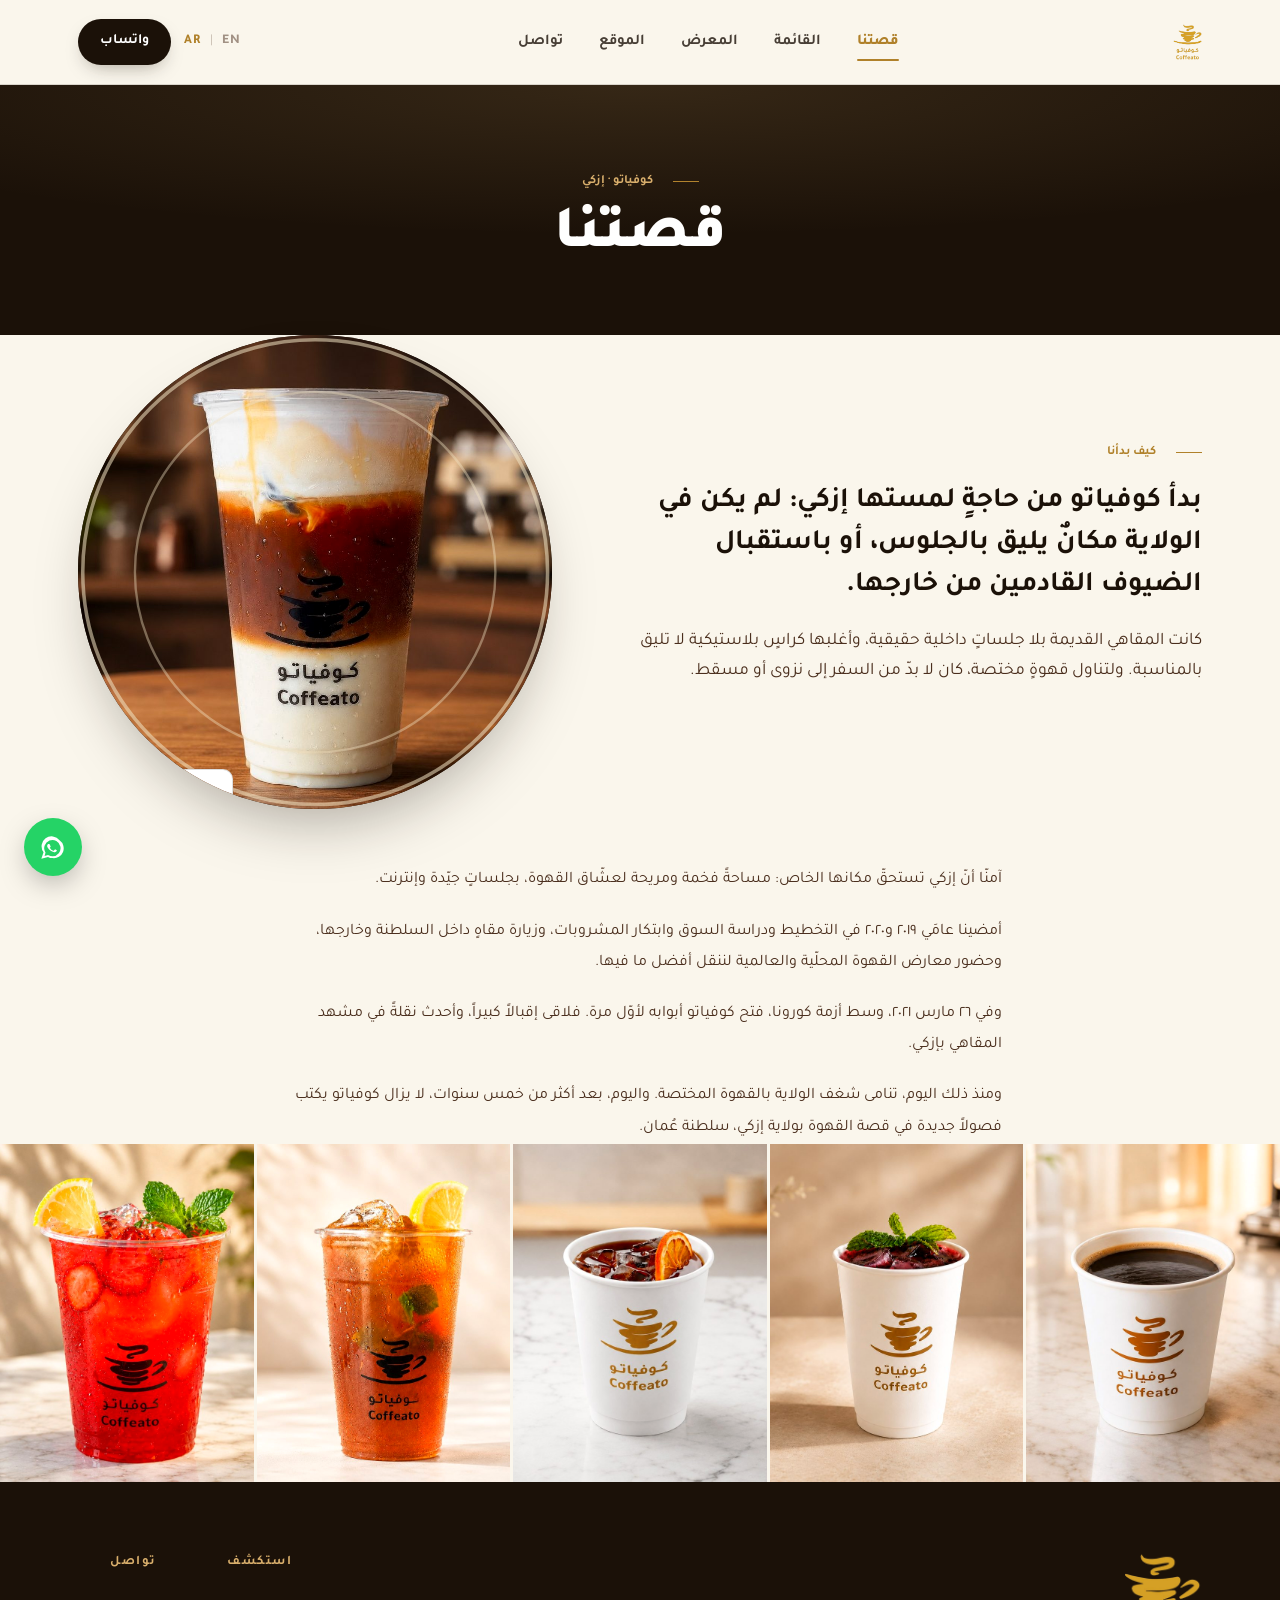
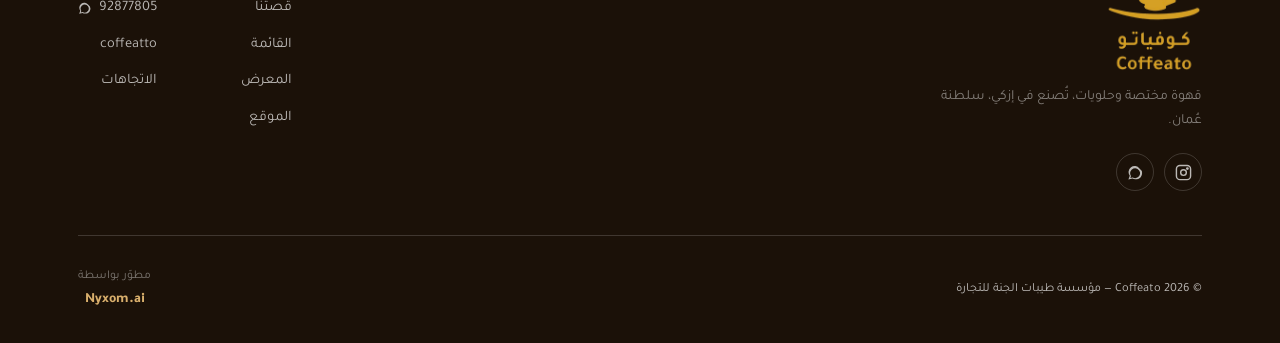
<file: story.html>
<!DOCTYPE html>
<html lang="ar" dir="rtl">
<head>

<meta charset="UTF-8">
<meta name="viewport" content="width=device-width, initial-scale=1.0">
<title>Our Story — Coffeato | قصتنا — كوفياتو</title>
<meta name="description" content="Coffeato — specialty coffee in Izki, Oman. Signature drinks, cold brew, V60 pour-over, and sweets. كوفياتو — قهوة مختصة في إزكي، سلطنة عُمان.">
<link rel="preconnect" href="https://fonts.googleapis.com">
<link rel="preconnect" href="https://fonts.gstatic.com" crossorigin>
<link href="https://fonts.googleapis.com/css2?family=Tajawal:wght@300;400;500;700;800;900&display=swap" rel="stylesheet">
<link rel="icon" href="assets/img01_097a74eeda9b.png">
<link rel="stylesheet" href="styles.css">
<!-- GEO: structured data for AI search agents & LLMs -->
<script type="application/ld+json">
{
  "@context": "https://schema.org",
  "@type": "CafeOrCoffeeShop",
  "name": "Coffeato",
  "alternateName": "كوفياتو",
  "description": "Specialty coffee cafe in Izki, Sultanate of Oman. Signature espresso drinks, 18-hour slow-steeped cold brew, V60 pour-over, and freshly made sweets.",
  "url": "https://coffeato-cafe.nyxom.ai/",
  "logo": "https://coffeato-cafe.nyxom.ai/assets/img01_097a74eeda9b.png",
  "image": "https://coffeato-cafe.nyxom.ai/assets/img42_220d4d58fbc5.jpg",
  "telephone": "+96892877805",
  "foundingDate": "2021-03-26",
  "priceRange": "OMR 0.9-2.4",
  "currenciesAccepted": "OMR",
  "servesCuisine": ["Specialty Coffee", "Cold Brew Coffee", "V60 Pour-Over", "Desserts"],
  "address": {
    "@type": "PostalAddress",
    "addressLocality": "Izki",
    "addressRegion": "Ad Dakhiliyah",
    "addressCountry": "OM"
  },
  "areaServed": { "@type": "Place", "name": "Izki, Sultanate of Oman" },
  "hasMenu": "https://coffeato-cafe.nyxom.ai/menu.html",
  "sameAs": [
    "https://instagram.com/coffeatto",
    "https://maps.app.goo.gl/qEJ5EabKMNAZ6rtx6"
  ],
  "openingHoursSpecification": [
    { "@type": "OpeningHoursSpecification", "dayOfWeek": ["Sunday","Monday","Tuesday","Wednesday"], "opens": "08:00", "closes": "23:00" },
    { "@type": "OpeningHoursSpecification", "dayOfWeek": "Thursday", "opens": "08:00", "closes": "23:59" },
    { "@type": "OpeningHoursSpecification", "dayOfWeek": "Friday", "opens": "08:00", "closes": "12:00" },
    { "@type": "OpeningHoursSpecification", "dayOfWeek": "Friday", "opens": "13:00", "closes": "23:59" },
    { "@type": "OpeningHoursSpecification", "dayOfWeek": "Saturday", "opens": "08:00", "closes": "23:59" }
  ],
  "contactPoint": {
    "@type": "ContactPoint",
    "contactType": "customer service",
    "telephone": "+96892877805",
    "url": "https://wa.me/96892877805"
  }
}
</script>
</head>
<body>
<header>
  <div class="wrap nav-inner">
    <a href="index.html" class="logo"><img class="logo-img" src="assets/img01_097a74eeda9b.png" alt="Coffeato specialty coffee cafe logo — كوفياتو, Izki, Oman" loading="lazy"></a>
    <nav class="links">
      <a href="story.html" class="active"><span class="en">Our Story</span><span class="ar">قصتنا</span></a>
      <a href="menu.html"><span class="en">Menu</span><span class="ar">القائمة</span></a>
      <a href="gallery.html"><span class="en">Gallery</span><span class="ar">المعرض</span></a>
      <a href="location.html"><span class="en">Location</span><span class="ar">الموقع</span></a>
      <a href="contact.html"><span class="en">Contact</span><span class="ar">تواصل</span></a>
    </nav>
    <div class="nav-right">
      <!-- Clean EN | AR language toggle (one language shown at a time) -->
      <div class="lang-toggle" role="group" aria-label="Language / اللغة">
        <button type="button" class="lang-opt" data-lang="en">EN</button>
        <span class="lang-sep" aria-hidden="true">|</span>
        <button type="button" class="lang-opt" data-lang="ar">AR</button>
      </div>
      <a class="btn-primary" id="waNavBtn" href="#" target="_blank" rel="noopener">
        <span class="en">WhatsApp</span>
        <span class="ar">واتساب</span>
      </a>
      <button class="hamburger" id="hamburger"><span></span><span></span><span></span></button>
    </div>
  </div>
  <div class="mobile-menu" id="mobileMenu">
    <a href="story.html" class="active"><span class="en">Our Story</span><span class="ar">قصتنا</span></a>
    <a href="menu.html"><span class="en">Menu</span><span class="ar">القائمة</span></a>
    <a href="gallery.html"><span class="en">Gallery</span><span class="ar">المعرض</span></a>
    <a href="location.html"><span class="en">Location</span><span class="ar">الموقع</span></a>
    <a href="contact.html"><span class="en">Contact</span><span class="ar">تواصل</span></a>
    <a class="btn-primary" id="waMobileMenuBtn" href="#" target="_blank" rel="noopener" style="margin-top:14px;justify-content:center;">
      <span class="en">Order on WhatsApp</span>
      <span class="ar">اطلب عبر واتساب</span>
    </a>
  </div>
</header>
<main>
<section class="page-hero"><div class="wrap"><div class="eyebrow"><span class="line"></span><span class="en">Coffeato · Izki</span><span class="ar">كوفياتو · إزكي</span></div><h1><span class="en">Our Story</span><span class="ar">قصتنا</span></h1></div></section>
<article id="story" class="story-article">
  <div class="wrap story-grid">
    <div class="story-text">
      <div class="eyebrow"><span class="line"></span><span class="en">How it began</span><span class="ar">كيف بدأنا</span></div>
      <p>
        <span class="en">Coffeato began from a real need Izki felt: the town had no place fit to sit in, or to host guests arriving from out of town.</span>
        <span class="ar">بدأ كوفياتو من حاجةٍ لمستها إزكي: لم يكن في الولاية مكانٌ يليق بالجلوس، أو باستقبال الضيوف القادمين من خارجها.</span>
      </p>
      <p>
        <span class="en">The older coffee shops had no real indoor seating — mostly cheap plastic chairs that didn't suit the occasion. And for a proper cup of specialty coffee, you had to drive to Nizwa or Muscat.</span>
        <span class="ar">كانت المقاهي القديمة بلا جلساتٍ داخلية حقيقية، وأغلبها كراسٍ بلاستيكية لا تليق بالمناسبة. ولتناول قهوةٍ مختصة، كان لا بدّ من السفر إلى نزوى أو مسقط.</span>
      </p>
    </div>
    <div class="story-visual">
      <img src="assets/img03_9dd6df252e48.jpg" alt="Signature specialty coffee drink at Coffeato in Izki, Sultanate of Oman" loading="lazy">
      <svg class="ring-overlay" viewBox="0 0 200 200" fill="none">
        <circle cx="100" cy="100" r="98" stroke="#F3E4C4" stroke-opacity="0.55" stroke-width="1.5"/>
        <circle cx="100" cy="100" r="76" stroke="#F3E4C4" stroke-opacity="0.4" stroke-width="1"/>
      </svg>
      <div class="story-badge">
        <span class="en">Opened 26 March 2021</span>
        <span class="ar">افتُتح في ٢٦ مارس ٢٠٢١</span>
      </div>
    </div>
  </div>
  <div class="wrap story-more">
    <p>
      <span class="en">We believed Izki deserved a place of its own — a refined, comfortable space for coffee lovers, with good seating and Wi-Fi.</span>
      <span class="ar">آمنّا أنّ إزكي تستحقّ مكانها الخاص: مساحةً فخمة ومريحة لعشّاق القهوة، بجلساتٍ جيّدة وإنترنت.</span>
    </p>
    <p>
      <span class="en">We spent 2019 and 2020 planning and studying the market, developing our drinks, visiting cafés inside Oman and abroad, and attending local and international coffee exhibitions to bring back the best of the craft.</span>
      <span class="ar">أمضينا عامَي ٢٠١٩ و٢٠٢٠ في التخطيط ودراسة السوق وابتكار المشروبات، وزيارة مقاهٍ داخل السلطنة وخارجها، وحضور معارض القهوة المحلّية والعالمية لننقل أفضل ما فيها.</span>
    </p>
    <p>
      <span class="en">On 26 March 2021 — in the middle of the COVID crisis — Coffeato opened its doors for the first time. It was met with a strong turnout and marked a real shift in Izki's café scene.</span>
      <span class="ar">وفي ٢٦ مارس ٢٠٢١، وسط أزمة كورونا، فتح كوفياتو أبوابه لأوّل مرة. فلاقى إقبالاً كبيراً، وأحدث نقلةً في مشهد المقاهي بإزكي.</span>
    </p>
    <p>
      <span class="en">Since that day, the town's love for specialty coffee has only grown. More than five years on, Coffeato is still writing new chapters in the story of coffee in Izki, Sultanate of Oman.</span>
      <span class="ar">ومنذ ذلك اليوم، تنامى شغف الولاية بالقهوة المختصة. واليوم، بعد أكثر من خمس سنوات، لا يزال كوفياتو يكتب فصولاً جديدة في قصة القهوة بولاية إزكي، سلطنة عُمان.</span>
    </p>
  </div>
</article>
<section class="atmosphere">
  <div class="atmo-strip">
    <div class="atmo-item"><img src="assets/img04_cf1cdf284b29.jpg" alt="Warm, minimalist cafe atmosphere at Coffeato in Izki, Oman" loading="lazy"></div>
    <div class="atmo-item"><img src="assets/img05_dfceed51cc8d.jpg" alt="Specialty coffee preparation at Coffeato cafe in Izki, Oman" loading="lazy"></div>
    <div class="atmo-item"><img src="assets/img06_59dcd702fe73.jpg" alt="Cold Brew Signature slow-steeped coffee at Coffeato, Izki, Oman" loading="lazy"></div>
    <div class="atmo-item"><img src="assets/img07_c1d74c3535dd.jpg" alt="Coffee paired with freshly made sweets at Coffeato, Izki, Oman" loading="lazy"></div>
    <div class="atmo-item"><img src="assets/img08_d6338282f65e.jpg" alt="Iced specialty coffee drink at Coffeato cafe in Izki, Oman" loading="lazy"></div>
  </div>
</section>
</main>
<footer>
  <div class="wrap">
    <div class="footer-top">
      <div>
        <div class="footer-logo">
          <img class="footer-logo-img" src="assets/img01_097a74eeda9b.png" alt="Coffeato specialty coffee cafe logo — كوفياتو, Izki, Oman" loading="lazy">
        </div>
        <p style="max-width:280px;font-size:14px;opacity:.65;">
          <span class="en">Specialty coffee &amp; sweets, crafted in Izki, Sultanate of Oman.</span>
          <span class="ar">قهوة مختصة وحلويات، تُصنع في إزكي، سلطنة عُمان.</span>
        </p>
        <div class="social-row" style="margin-top:20px;">
          <a href="https://instagram.com/coffeatto" target="_blank" rel="noopener" aria-label="Instagram">
            <svg viewBox="0 0 24 24" fill="none" stroke="currentColor" stroke-width="2"><rect x="2" y="2" width="20" height="20" rx="5"/><circle cx="12" cy="12" r="4"/><circle cx="17.5" cy="6.5" r="1"/></svg>
          </a>
          <a href="#" id="waSocialIcon" target="_blank" rel="noopener" aria-label="WhatsApp">
            <svg viewBox="0 0 24 24" fill="currentColor"><path d="M17.6 6.3A8.4 8.4 0 0 0 3.9 16.5L2 22l5.7-1.5a8.4 8.4 0 0 0 4 1A8.4 8.4 0 0 0 17.6 6.3zM11.7 20a7 7 0 0 1-3.6-1l-.3-.1-3 .8.8-2.9-.2-.3a7 7 0 1 1 6.3 3.5z"/></svg>
          </a>
        </div>
      </div>
      <div class="footer-cols">
        <div class="footer-col">
          <h4><span class="en">Explore</span><span class="ar">استكشف</span></h4>
          <a href="story.html"><span class="en">Our Story</span><span class="ar">قصتنا</span></a>
          <a href="menu.html"><span class="en">Menu</span><span class="ar">القائمة</span></a>
          <a href="gallery.html"><span class="en">Gallery</span><span class="ar">المعرض</span></a>
          <a href="location.html"><span class="en">Location</span><span class="ar">الموقع</span></a>
        </div>
        <div class="footer-col">
          <h4><span class="en">Contact</span><span class="ar">تواصل</span></h4>
          <a id="waFooterLink" href="#" target="_blank" rel="noopener" style="display:flex;align-items:center;gap:7px;direction:ltr;">
            <svg viewBox="0 0 24 24" fill="currentColor" width="14" height="14" style="flex-shrink:0"><path d="M17.6 6.3A8.4 8.4 0 0 0 3.9 16.5L2 22l5.7-1.5a8.4 8.4 0 0 0 4 1A8.4 8.4 0 0 0 17.6 6.3zM11.7 20a7 7 0 0 1-3.6-1l-.3-.1-3 .8.8-2.9-.2-.3a7 7 0 1 1 6.3 3.5z"/></svg>
            <span dir="ltr">92877805</span>
          </a>
          <a href="https://instagram.com/coffeatto" target="_blank" rel="noopener">coffeatto</a>
          <a href="https://maps.app.goo.gl/qEJ5EabKMNAZ6rtx6" target="_blank" rel="noopener"><span class="en">Directions</span><span class="ar">الاتجاهات</span></a>
        </div>
      </div>
    </div>
    <div class="footer-bottom">
      <span>© <span id="year"></span> Coffeato — <span class="en">Tayyibat Al-Janna Trading</span><span class="ar">مؤسسة طيبات الجنة للتجارة</span></span>
      <div class="signature">
        <div class="made"><span class="en">Developed by</span><span class="ar">مطوّر بواسطة</span></div>
        <div class="brand">Nyxom.ai</div>
      </div>
    </div>
  </div>
</footer>
<a class="wa-float" id="waFloat" href="#" target="_blank" rel="noopener" aria-label="WhatsApp">
  <svg viewBox="0 0 24 24" fill="currentColor"><path d="M17.6 6.3A8.4 8.4 0 0 0 3.9 16.5L2 22l5.7-1.5a8.4 8.4 0 0 0 4 1A8.4 8.4 0 0 0 17.6 6.3zM11.7 20a7 7 0 0 1-3.6-1l-.3-.1-3 .8.8-2.9-.2-.3a7 7 0 1 1 6.3 3.5zm3.9-5.2c-.2-.1-1.3-.6-1.5-.7-.2-.1-.3-.1-.5.1s-.6.7-.8.9-.3.2-.6.1a5.6 5.6 0 0 1-2.8-2.4c-.2-.3.2-.3.5-1 .1-.1.1-.3 0-.4l-.7-1.6c-.2-.4-.4-.4-.5-.4h-.5c-.2 0-.4.1-.6.3a1.9 1.9 0 0 0-.6 1.4c0 .8.6 1.6.7 1.8.1.1 1.4 2.2 3.5 3 2.1.9 2.1.6 2.5.5.4 0 1.2-.5 1.4-1s.2-.9.1-1c0-.1-.2-.2-.4-.3z"/></svg>
</a>
<script src="script.js"></script>
</body>
</html>
</file>
<file: styles.css>
:root{
    --bg:#FAF6EC;
    --bg-alt:#EFE3CB;
    --dark:#1B1108;
    --dark-2:#2A1B10;
    --brown:#4A2E1D;
    --gold:#B0812A;
    --gold-light:#D9AF6C;
    --line:rgba(27,17,8,0.14);
    --line-light:rgba(255,255,255,0.16);
    --white:#FFFFFF;
    --max:1180px;
    --radius:10px;
  }
  *{margin:0;padding:0;box-sizing:border-box;}
  html{scroll-behavior:smooth;overflow-x:hidden;width:100%;}
  body{
    font-family:'Tajawal',sans-serif;
    background:var(--bg);
    color:var(--dark);
    line-height:1.7;
    overflow-x:hidden;
    width:100%;
    position:relative;
  }
  img{max-width:100%;display:block;}
  a{color:inherit;text-decoration:none;}
  ul{list-style:none;}
  button{font-family:inherit;cursor:pointer;border:none;background:none;color:inherit;}
  .wrap{max-width:var(--max);margin:0 auto;padding:0 20px;}
  @media(min-width:641px){ .wrap{padding:0 28px;} }

  /* ---------- language switching ---------- */
  html[dir="rtl"] .en{display:none;}
  html[dir="ltr"] .ar{display:none;}
  html[dir="ltr"] body{font-family:'Tajawal',sans-serif;}

  /* ---------- eyebrow / section labels ---------- */
  .eyebrow{
    display:inline-flex;align-items:center;gap:10px;
    font-size:12.5px;font-weight:700;letter-spacing:.16em;
    text-transform:uppercase;color:var(--gold);
    margin-bottom:18px;
  }
  html[dir="rtl"] .eyebrow{letter-spacing:0;}
  .eyebrow::before{content:'';width:26px;height:1px;background:var(--gold);display:inline-block;}

  .section-head{max-width:640px;margin-bottom:36px;}
  @media(min-width:641px){ .section-head{margin-bottom:56px;} }
  .section-head h2{
    font-size:clamp(26px,7vw,48px);
    font-weight:800;
    line-height:1.15;
    margin-bottom:12px;
  }
  .section-head p{font-size:15.5px;color:var(--brown);opacity:.85;max-width:520px;}
  @media(min-width:641px){ .section-head p{font-size:16.5px;} }

  section{padding:64px 0;}
  @media(min-width:641px){ section{padding:100px 0;} }

  /* ---------- ring motif (signature element) ---------- */
  .ring-svg{position:absolute;pointer-events:none;opacity:.5;max-width:none;}

  /* ================= NAV ================= */
  header{
    position:sticky;top:0;z-index:100;
    background:rgba(250,246,236,0.92);
    backdrop-filter:blur(10px);
    border-bottom:1px solid var(--line);
  }
  .nav-inner{
    display:flex;align-items:center;justify-content:space-between;
    height:64px;
  }
  @media(min-width:861px){ .nav-inner{height:84px;} }
  .logo{display:flex;align-items:center;gap:8px;font-weight:800;font-size:17px;}
  .logo-img{width:auto;height:30px;max-height:30px;max-width:80px;display:block;object-fit:contain;}
  @media(min-width:641px){ .logo-img{height:36px;max-height:36px;max-width:104px;} }
  @media(min-width:641px){ .logo{font-size:20px;} }
  .logo .mark{
    width:32px;height:32px;border-radius:50%;
    background:var(--dark);color:var(--gold-light);
    display:flex;align-items:center;justify-content:center;
    font-size:15px;flex-shrink:0;
  }
  @media(min-width:641px){ .logo .mark{width:38px;height:38px;font-size:18px;} }
  .logo .mark img{width:70%;height:70%;object-fit:contain;}
  nav.links{display:none;gap:36px;font-weight:600;font-size:15px;}
  nav.links a{opacity:.8;transition:opacity .2s;position:relative;}
  nav.links a:hover{opacity:1;}
  .nav-right{display:flex;align-items:center;gap:10px;}
  .lang-btn{
    border:1px solid var(--line);border-radius:30px;
    padding:7px 13px;font-size:12px;font-weight:700;letter-spacing:.04em;
    display:flex;align-items:center;gap:6px;transition:.2s;
  }
  @media(min-width:641px){ .lang-btn{padding:8px 16px;font-size:13px;} }
  .lang-btn:hover{border-color:var(--gold);color:var(--gold);}
  .btn-primary{
    background:var(--dark);color:var(--white);
    padding:11px 22px;border-radius:30px;
    font-size:14px;font-weight:700;
    display:inline-flex;align-items:center;gap:8px;
    transition:.3s cubic-bezier(.2,.8,.2,1);
    box-shadow:0 8px 20px -8px rgba(27,17,8,.4);
  }
  .btn-primary:hover{background:var(--gold);color:var(--dark);transform:translateY(-2px);box-shadow:0 14px 28px -10px rgba(176,129,42,.5);}
  .btn-ghost{
    border:1px solid rgba(255,255,255,0.35);color:var(--white);
    padding:13px 26px;border-radius:30px;font-size:14.5px;font-weight:700;
    display:inline-flex;align-items:center;gap:8px;transition:.25s;
  }
  .btn-ghost:hover{border-color:var(--gold-light);color:var(--gold-light);}
  .hamburger{display:flex;flex-direction:column;gap:5px;width:24px;padding:4px;}
  .hamburger span{height:2px;background:var(--dark);border-radius:2px;}
  #waNavBtn{display:none;}
  @media(min-width:641px){ #waNavBtn{display:inline-flex;} }
  @media(min-width:861px){
    nav.links{display:flex;}
    .hamburger{display:none;}
  }
  .mobile-menu{
    display:none;flex-direction:column;gap:4px;
    padding:10px 28px 26px;border-top:1px solid var(--line);
  }
  .mobile-menu.open{display:flex;}
  .mobile-menu a{padding:12px 0;font-weight:600;border-bottom:1px solid var(--line);}

  /* ================= HERO ================= */
  .hero{
    position:relative;
    color:var(--white);
    min-height:88vh;
    display:flex;align-items:center;
    overflow:hidden;
    background:var(--dark);
  }
  .hero-bg{
    position:absolute;inset:0;z-index:0;
    background-size:cover;background-position:center 30%;
    opacity:.6;
  }
  .hero-scrim{
    position:absolute;inset:0;z-index:1;
    background:radial-gradient(120% 130% at 15% 10%, rgba(42,27,16,.35) 0%, rgba(20,13,7,.88) 55%, rgba(15,10,5,.97) 100%);
  }
  .hero-inner{position:relative;z-index:2;padding-top:40px;padding-bottom:40px;}
  @media(min-width:641px){ .hero-inner{padding-top:60px;padding-bottom:60px;} }
  .hero-logo-wrap{margin-bottom:22px;line-height:0;}
  .hero-logo{display:block;width:70vw;max-width:230px;height:auto;object-fit:contain;filter:drop-shadow(0 10px 26px rgba(0,0,0,.5));}
  @media(min-width:641px){ .hero-logo{width:250px;max-width:250px;} }
  .hero .eyebrow{color:var(--gold-light);}
  .hero .eyebrow::before{background:var(--gold-light);}
  .hero h1{
    font-size:clamp(42px,15vw,132px);
    font-weight:900;
    line-height:.95;
    letter-spacing:-.01em;
    margin-bottom:22px;
  }
  @media(min-width:641px){ .hero h1{margin-bottom:26px;} }
  .hero .tagline{
    font-size:clamp(16px,4vw,22px);
    color:rgba(255,255,255,.78);
    max-width:520px;
    margin-bottom:34px;
    font-weight:400;
  }
  @media(min-width:641px){ .hero .tagline{margin-bottom:44px;} }
  .hero-ctas{display:flex;gap:14px;flex-wrap:wrap;}
  .hero-ctas a{width:100%;justify-content:center;}
  @media(min-width:480px){ .hero-ctas a{width:auto;} }
  .hero-meta{
    display:flex;gap:24px;margin-top:44px;flex-wrap:wrap;
    border-top:1px solid var(--line-light);padding-top:24px;
  }
  @media(min-width:641px){ .hero-meta{gap:36px;margin-top:70px;padding-top:28px;} }
  .hero-meta div{font-size:12.5px;color:rgba(255,255,255,.6);}
  .hero-meta strong{display:block;font-size:17px;color:var(--white);font-weight:800;margin-bottom:4px;}
  @media(min-width:641px){ .hero-meta strong{font-size:20px;} }
  .wa-number-inline{display:flex!important;align-items:center;gap:7px;color:#25D366!important;}

  /* ================= STORY ================= */
  .story-grid{
    display:grid;grid-template-columns:1fr;gap:36px;align-items:center;
  }
  @media(min-width:861px){ .story-grid{grid-template-columns:1.1fr .9fr;gap:70px;} }
  .story-text p{font-size:17.5px;color:var(--brown);margin-bottom:20px;}
  .story-text p:first-of-type{
    font-size:clamp(22px,2.6vw,28px);
    color:var(--dark);
    font-weight:700;
    line-height:1.5;
  }
  .story-visual{
    position:relative;aspect-ratio:1/1;border-radius:50%;
    background:var(--dark);
    display:flex;align-items:center;justify-content:center;
    max-width:280px;margin:0 auto;
    overflow:hidden;
    box-shadow:0 30px 60px -20px rgba(27,17,8,.35);
  }
  @media(min-width:861px){ .story-visual{max-width:none;margin:0;} }
  .story-visual img{
    position:absolute;inset:0;width:100%;height:100%;object-fit:cover;
    filter:saturate(1.05) contrast(1.02);
  }
  .story-visual .ring-overlay{position:absolute;inset:0;width:100%;height:100%;}
  .story-badge{
    position:absolute;bottom:-16px;
    background:var(--white);border:1px solid var(--line);
    border-radius:var(--radius);padding:16px 20px;
    box-shadow:0 20px 40px -12px rgba(27,17,8,.18);
    font-size:13px;font-weight:700;
  }
  html[dir="ltr"] .story-badge{right:-16px;}
  html[dir="rtl"] .story-badge{left:-16px;}
  .story-badge span{display:block;color:var(--gold);font-size:11px;letter-spacing:.1em;margin-bottom:4px;text-transform:uppercase;}

  /* ================= ATMOSPHERE STRIP ================= */
  .atmosphere{padding:0;background:var(--bg);}
  .atmo-strip{display:grid;grid-template-columns:repeat(5,1fr);gap:3px;}
  .atmo-item{aspect-ratio:3/4;overflow:hidden;position:relative;}
  .atmo-item img{
    width:100%;height:100%;object-fit:cover;
    filter:saturate(1.08) contrast(1.02);
    transition:transform .7s cubic-bezier(.2,.8,.2,1);
  }
  .atmo-item:hover img{transform:scale(1.07);}
  @media(max-width:760px){
    .atmo-strip{grid-template-columns:repeat(3,1fr);}
    .atmo-item:nth-child(n+4){display:none;}
  }

  /* ================= MENU ================= */
  .menu-section{background:var(--bg-alt);}
  .tabs{
    display:flex;gap:10px;overflow-x:auto;padding-bottom:16px;margin-bottom:44px;
    scrollbar-width:none;
  }
  .tabs::-webkit-scrollbar{display:none;}
  .tab-btn{
    white-space:nowrap;padding:11px 22px;border-radius:30px;
    border:1px solid var(--line);font-size:14.5px;font-weight:700;
    background:transparent;transition:.2s;flex-shrink:0;
  }
  .tab-btn.active{background:var(--dark);color:var(--white);border-color:var(--dark);}
  .tab-btn:not(.active):hover{border-color:var(--gold);color:var(--gold);}

  .menu-panel{display:none;}
  .menu-panel.active{display:block;animation:fade .35s ease;}
  @keyframes fade{from{opacity:0;transform:translateY(6px);}to{opacity:1;transform:translateY(0);}}

  .menu-panel-head{
    display:flex;justify-content:space-between;align-items:baseline;
    margin-bottom:8px;flex-wrap:wrap;gap:10px;
  }
  .menu-panel-head h3{font-size:24px;font-weight:800;}
  .loyalty-note{
    font-size:12.5px;font-weight:700;padding:6px 14px;border-radius:20px;
  }
  .loyalty-note.eligible{background:rgba(176,129,42,.14);color:var(--gold);}
  .loyalty-note.not-eligible{background:rgba(27,17,8,.08);color:var(--brown);}

  .menu-grid{
    display:grid;grid-template-columns:1fr;gap:0;
    margin-top:24px;
  }
  @media(min-width:701px){ .menu-grid{grid-template-columns:1fr 1fr;gap:0 48px;margin-top:28px;} }
  .menu-item{
    display:flex;align-items:center;gap:12px;
    padding:12px 8px;margin:0 -8px;border-bottom:1px solid var(--line);
    border-radius:8px;transition:background .2s;
  }
  .menu-item:hover{background:rgba(176,129,42,.06);}
  .menu-item .thumb{
    width:48px;height:48px;border-radius:50%;object-fit:cover;
    flex-shrink:0;border:2px solid var(--white);
    box-shadow:0 0 0 1.5px var(--line), 0 4px 10px -4px rgba(27,17,8,.25);
  }
  .menu-item .name{font-weight:600;font-size:16px;flex-shrink:0;}
  .menu-item .leader{flex:1;border-bottom:1.5px dotted rgba(27,17,8,.28);height:1px;transform:translateY(-4px);}
  .menu-item .price{font-weight:800;color:var(--gold);font-size:16px;white-space:nowrap;}
  .menu-item .price::after{content:' ' attr(data-cur);font-size:11px;font-weight:700;opacity:.7;}

  /* ================= COLD BREW SPOTLIGHT ================= */
  .spotlight{
    background:var(--dark);color:var(--white);position:relative;overflow:hidden;
  }
  .spotlight-grid{display:grid;grid-template-columns:1fr;gap:36px;align-items:center;position:relative;z-index:2;}
  @media(min-width:861px){ .spotlight-grid{grid-template-columns:.9fr 1.1fr;gap:70px;} }
  .spotlight .eyebrow{color:var(--gold-light);}
  .spotlight .eyebrow::before{background:var(--gold-light);}
  .spotlight h2{font-size:clamp(30px,4.4vw,46px);font-weight:800;margin-bottom:20px;line-height:1.2;}
  .spotlight p{color:rgba(255,255,255,.72);font-size:16.5px;margin-bottom:28px;max-width:480px;}
  .bottle-row{display:flex;gap:16px;margin-bottom:34px;flex-wrap:wrap;}
  .bottle-chip{
    border:1px solid var(--line-light);border-radius:30px;
    padding:10px 20px;font-size:13.5px;font-weight:700;
    display:flex;align-items:center;gap:8px;
  }
  .bottle-chip .dot{width:6px;height:6px;border-radius:50%;background:var(--gold-light);}
  .spotlight-visual{
    aspect-ratio:4/5;border-radius:var(--radius);
    background:linear-gradient(155deg, #3A2413 0%, #1B1108 70%);
    display:flex;align-items:center;justify-content:center;
    position:relative;border:1px solid var(--line-light);
    max-width:280px;margin:0 auto;
  }
  @media(min-width:861px){ .spotlight-visual{max-width:none;margin:0;} }
  .spotlight-visual svg{width:46%;}

  /* ================= GALLERY ================= */
  .gallery-grid{
    display:grid;grid-template-columns:repeat(2,1fr);gap:12px;
  }
  @media(min-width:641px){ .gallery-grid{gap:16px;} }
  @media(min-width:861px){ .gallery-grid{grid-template-columns:repeat(4,1fr);} }
  .gal-tile{
    aspect-ratio:1/1;border-radius:var(--radius);
    background:linear-gradient(150deg,var(--bg-alt),#E4D3AE);
    display:flex;flex-direction:column;align-items:center;justify-content:center;
    gap:10px;border:1px solid var(--line);position:relative;overflow:hidden;
  }
  /* uniform square tiles so the grid always fills with no empty gaps */
  .gal-tile img{width:100%;height:100%;object-fit:cover;border-radius:var(--radius);transition:transform .6s cubic-bezier(.2,.8,.2,1);}
  .gal-tile:hover img{transform:scale(1.06);}
  .gal-tile .cap{
    position:absolute;bottom:0;left:0;right:0;padding:16px 14px 12px;
    background:linear-gradient(to top, rgba(0,0,0,.72), transparent);
    color:#fff;font-size:12.5px;font-weight:700;
  }
  .gal-tile svg{width:34px;height:34px;opacity:.55;}
  .gal-tile span{font-size:12px;font-weight:700;color:var(--brown);opacity:.6;text-align:center;padding:0 14px;}
  .legacy-grid{margin-top:24px;}
  @media(min-width:641px){ .legacy-grid{grid-template-columns:repeat(3,1fr)!important;} }
  .legacy-tile{
    background:var(--dark);position:relative;padding:0;overflow:hidden;
    aspect-ratio:3/4!important;grid-row:auto!important;
  }
  .legacy-tile img{width:100%;height:100%;object-fit:cover;opacity:.92;}
  .legacy-caption{
    position:absolute;left:0;right:0;bottom:0;padding:14px 12px 12px;
    background:linear-gradient(0deg,rgba(0,0,0,.75) 0%,transparent 100%);
    font-size:12.5px!important;font-weight:700!important;color:var(--white)!important;
    opacity:1!important;text-align:start!important;
  }

  /* ================= LOCATION ================= */
  .location-section{background:var(--bg-alt);}
  .loc-grid{display:grid;grid-template-columns:1fr;gap:24px;}
  @media(min-width:861px){ .loc-grid{grid-template-columns:1fr 1fr;gap:60px;} }
  .loc-card{
    background:var(--white);border:1px solid var(--line);border-radius:var(--radius);
    padding:24px;box-shadow:0 2px 10px -4px rgba(27,17,8,.06);
  }
  @media(min-width:641px){ .loc-card{padding:36px;} }
  .loc-card h3{font-size:19px;font-weight:800;margin-bottom:18px;display:flex;align-items:center;gap:10px;}
  .loc-card h3 svg{width:20px;height:20px;color:var(--gold);flex-shrink:0;}
  .hours-row{
    display:flex;justify-content:space-between;padding:10px 0;
    border-bottom:1px solid var(--line);font-size:15px;
  }
  .hours-row:last-child{border-bottom:none;}
  .hours-row .day{font-weight:700;}
  .hours-row .time{color:var(--brown);}
  .map-visual{
    position:relative;overflow:hidden;
    display:flex;flex-direction:column;align-items:center;justify-content:flex-end;gap:14px;
    padding:32px 20px;border-radius:var(--radius);
    border:1px solid var(--line-light);transition:.3s cubic-bezier(.2,.8,.2,1);
    min-height:320px;
  }
  .map-visual .storefront-bg{
    position:absolute;inset:0;width:100%;height:100%;object-fit:cover;z-index:0;
    transition:transform .6s cubic-bezier(.2,.8,.2,1);
  }
  .map-visual:hover .storefront-bg{transform:scale(1.05);}
  .map-visual .storefront-scrim{
    position:absolute;inset:0;z-index:1;
    background:linear-gradient(to top, rgba(15,10,5,.92) 0%, rgba(15,10,5,.25) 55%, rgba(15,10,5,.05) 100%);
  }
  .map-visual:hover{border-color:var(--gold-light);transform:translateY(-3px);}
  .map-visual-circle, .map-visual-label{position:relative;z-index:2;}
  .map-visual-circle{
    position:relative;width:150px;height:150px;border-radius:50%;
    display:flex;align-items:center;justify-content:center;
    background:rgba(217,175,108,0.06);flex-shrink:0;
  }
  .map-visual-circle svg:first-child{width:100%;height:100%;position:absolute;inset:0;}
  .map-visual .pin{position:relative;color:var(--gold-light);}
  .map-visual-label{font-size:13.5px;font-weight:700;color:var(--gold-light);}

  /* ================= CONTACT STRIP ================= */
  .contact-strip{
    display:grid;grid-template-columns:1fr;gap:14px;margin-top:40px;
  }
  @media(min-width:641px){ .contact-strip{margin-top:60px;} }
  @media(min-width:861px){ .contact-strip{grid-template-columns:repeat(3,1fr);gap:20px;} }
  .contact-card{
    border:1px solid var(--line);border-radius:var(--radius);
    padding:26px;display:flex;align-items:center;gap:16px;
    background:var(--white);transition:.3s cubic-bezier(.2,.8,.2,1);
    box-shadow:0 2px 10px -4px rgba(27,17,8,.06);
  }
  .contact-card:hover{border-color:var(--gold);transform:translateY(-4px);box-shadow:0 24px 40px -18px rgba(27,17,8,.22);}
  .contact-card .icn{
    width:46px;height:46px;border-radius:50%;background:var(--bg-alt);
    display:flex;align-items:center;justify-content:center;flex-shrink:0;
  }
  .contact-card .icn svg{width:22px;height:22px;color:var(--gold);}
  .contact-card strong{display:block;font-size:15px;font-weight:800;margin-bottom:2px;}
  .contact-card span{font-size:13.5px;color:var(--brown);}

  /* ================= FOOTER ================= */
  footer{background:var(--dark);color:rgba(255,255,255,.7);padding:50px 0 24px;}
  @media(min-width:641px){ footer{padding:70px 0 30px;} }
  .footer-top{
    display:flex;justify-content:space-between;flex-wrap:wrap;gap:32px;
    padding-bottom:32px;border-bottom:1px solid var(--line-light);margin-bottom:24px;
  }
  @media(min-width:641px){ .footer-top{gap:40px;padding-bottom:44px;margin-bottom:30px;} }
  .footer-logo{display:flex;align-items:center;gap:10px;font-weight:800;font-size:22px;color:var(--white);margin-bottom:14px;}
  .footer-logo .mark{
    width:38px;height:38px;border-radius:50%;background:var(--gold-light);color:var(--dark);
    display:flex;align-items:center;justify-content:center;font-size:18px;
  }
  .footer-logo-img{width:auto;height:100px;max-height:100px;max-width:200px;object-fit:contain;}
  @media(min-width:641px){ .footer-logo-img{height:120px;max-height:120px;} }
  .footer-col h4{font-size:13px;letter-spacing:.12em;text-transform:uppercase;color:var(--gold-light);margin-bottom:16px;font-weight:700;}
  .footer-col a{display:block;padding:6px 0;font-size:14.5px;transition:.2s;}
  .footer-col a:hover{color:var(--white);}
  .footer-cols{display:flex;gap:40px;flex-wrap:wrap;}
  @media(min-width:641px){ .footer-cols{gap:70px;} }
  .footer-bottom{
    display:flex;justify-content:space-between;align-items:center;flex-wrap:wrap;gap:14px;
    font-size:12.5px;text-align:center;
  }
  .signature{text-align:center;}
  .signature .made{font-size:12px;opacity:.6;margin-bottom:2px;}
  .signature .brand{font-weight:800;color:var(--gold-light);font-size:14px;}
  .social-row{display:flex;gap:10px;}
  .social-row a{
    width:38px;height:38px;border-radius:50%;border:1px solid var(--line-light);
    display:flex;align-items:center;justify-content:center;transition:.2s;
  }
  .social-row a:hover{background:var(--gold-light);border-color:var(--gold-light);color:var(--dark);}
  .social-row svg{width:17px;height:17px;}

  /* ================= WHATSAPP FLOAT ================= */
  .wa-float{
    position:fixed;bottom:24px;z-index:200;
    width:58px;height:58px;border-radius:50%;
    background:#25D366;color:#fff;
    display:flex;align-items:center;justify-content:center;
    box-shadow:0 10px 30px -6px rgba(0,0,0,.35);
    transition:.25s;
  }
  html[dir="ltr"] .wa-float{right:24px;}
  html[dir="rtl"] .wa-float{left:24px;}
  .wa-float:hover{transform:scale(1.08);}
  .wa-float svg{width:28px;height:28px;}

  /* ================= placeholder note banner ================= */
  .todo-banner{
    background:#FFF4E0;border:1px dashed #C99A3A;color:#5c4116;
    border-radius:var(--radius);padding:14px 20px;font-size:13.5px;font-weight:600;
    margin-bottom:36px;display:flex;gap:10px;align-items:flex-start;
  }
  .todo-banner svg{width:18px;height:18px;flex-shrink:0;margin-top:2px;color:#C99A3A;}

/* ===== multi-page additions ===== */
header nav.links a.active{color:var(--gold);font-weight:800;opacity:1;}
header nav.links a.active::after{content:"";position:absolute;left:0;right:0;bottom:-6px;height:2px;background:var(--gold);border-radius:2px;}
.mobile-menu a.active{color:var(--gold);}
.page-hero{background:var(--dark);color:var(--white);padding:60px 0 52px;text-align:center;position:relative;overflow:hidden;}
.page-hero::after{content:"";position:absolute;inset:0;background:radial-gradient(120% 100% at 50% 0%,rgba(217,175,108,.14),transparent 60%);pointer-events:none;}
.page-hero .eyebrow{justify-content:center;color:var(--gold-light);margin-bottom:14px;}
.page-hero h1{font-size:clamp(32px,7vw,60px);font-weight:900;line-height:1.05;}
.page-hero p{margin-top:14px;color:rgba(255,255,255,.72);font-size:16px;max-width:560px;margin-left:auto;margin-right:auto;}
@media(min-width:641px){ .page-hero{padding:82px 0 66px;} }
.explore-grid{display:grid;grid-template-columns:1fr;gap:16px;margin-top:8px;}
@media(min-width:641px){ .explore-grid{grid-template-columns:repeat(3,1fr);} }
.explore-card{display:block;background:var(--white);border:1px solid var(--line);border-radius:14px;padding:26px 24px;transition:transform .25s,box-shadow .25s,border-color .25s;position:relative;}
.explore-card:hover{transform:translateY(-4px);box-shadow:0 18px 40px rgba(27,17,8,.10);border-color:var(--gold-light);}
.explore-card h3{font-size:21px;font-weight:800;margin-bottom:8px;color:var(--dark);}
.explore-card p{font-size:14.5px;color:var(--brown);opacity:.85;}
.explore-card .go{margin-top:16px;display:inline-flex;align-items:center;gap:8px;color:var(--gold);font-weight:700;font-size:14px;}
html[dir="rtl"] .explore-card .go .arrow{transform:scaleX(-1);}
.reviews{background:var(--bg-alt);}
.rating-badge{display:inline-flex;align-items:center;gap:12px;background:var(--white);border:1px solid var(--line);border-radius:100px;padding:12px 22px;margin-bottom:32px;}
.rating-badge .score{font-size:26px;font-weight:900;color:var(--dark);line-height:1;}
.rating-badge .stars{color:var(--gold);letter-spacing:2px;font-size:16px;}
.rating-badge .src{font-size:13px;color:var(--brown);opacity:.8;}
.reviews-grid{display:grid;grid-template-columns:1fr;gap:18px;}
@media(min-width:641px){ .reviews-grid{grid-template-columns:repeat(3,1fr);} }
.review-card{background:var(--white);border:1px solid var(--line);border-radius:14px;padding:26px 24px;display:flex;flex-direction:column;gap:14px;}
.review-card .stars{color:var(--gold);letter-spacing:2px;font-size:15px;}
.review-card .quote{font-size:16px;line-height:1.75;color:var(--dark);font-weight:500;flex:1;}
.review-card .who{font-size:13px;color:var(--brown);opacity:.75;font-weight:600;}
.reviews-cta{margin-top:36px;}

.story-more{max-width:780px;margin:44px auto 0;}
.story-more p{font-size:16px;line-height:1.95;color:var(--brown);margin-bottom:20px;}
.story-more p:last-child{margin-bottom:0;}
@media(min-width:641px){ .story-more{margin-top:56px;} }

/* ===== rich homepage additions ===== */
.home-teaser-h2{font-size:clamp(24px,4vw,34px);font-weight:800;color:var(--dark);margin:6px 0 16px;line-height:1.2;}
.feature-cards{display:grid;grid-template-columns:repeat(2,1fr);gap:14px;margin-top:6px;}
@media(min-width:721px){ .feature-cards{grid-template-columns:repeat(4,1fr);gap:18px;} }
.feature-card{background:var(--white);border:1px solid var(--line);border-radius:16px;overflow:hidden;transition:transform .25s,box-shadow .25s,border-color .25s;text-decoration:none;display:block;}
.feature-card:hover{transform:translateY(-5px);box-shadow:0 18px 40px rgba(27,17,8,.12);border-color:var(--gold-light);}
.feature-card img{width:100%;aspect-ratio:1/1;object-fit:cover;display:block;}
.fc-body{padding:14px 16px;display:flex;justify-content:space-between;align-items:center;gap:10px;}
.fc-name{font-weight:700;font-size:14.5px;color:var(--dark);line-height:1.3;}
.fc-price{font-weight:800;color:var(--gold);font-size:15px;white-space:nowrap;}
.fc-price small{font-size:11px;opacity:.7;font-weight:600;}
.center-cta{text-align:center;margin-top:34px;}
.mini-gallery{display:grid;grid-template-columns:repeat(2,1fr);gap:12px;}
@media(min-width:641px){ .mini-gallery{grid-template-columns:repeat(3,1fr);gap:16px;} }
.mini-gallery img{width:100%;aspect-ratio:1/1;object-fit:cover;border-radius:14px;display:block;transition:transform .3s;}
.mini-gallery a{overflow:hidden;border-radius:14px;display:block;}
.mini-gallery a:hover img{transform:scale(1.05);}
.home-hours{max-width:560px;margin:0 auto;background:var(--white);border:1px solid var(--line);border-radius:16px;padding:26px 28px;}
.home-cta{background:var(--dark);color:#fff;text-align:center;}
.home-cta h2{font-size:clamp(26px,4.5vw,40px);font-weight:900;margin-bottom:14px;}
.home-cta p{color:rgba(255,255,255,.72);max-width:520px;margin:0 auto 26px;font-size:16px;}

/* ===== EN | AR segmented language toggle ===== */
.lang-toggle{display:inline-flex;align-items:center;gap:6px;font-size:13px;}
.lang-opt{background:none;border:none;cursor:pointer;color:var(--brown);opacity:.5;padding:4px 3px;font-weight:800;font-family:inherit;letter-spacing:.5px;transition:opacity .2s,color .2s;}
.lang-opt:hover{opacity:.85;}
.lang-opt.active{opacity:1;color:var(--gold);}
.lang-sep{opacity:.3;color:var(--brown);font-weight:400;}
/* ===== menu specialty intro ===== */
.menu-intro-sec{padding-top:34px;padding-bottom:0;}
.menu-intro{max-width:760px;margin:0 auto;text-align:center;font-size:16.5px;line-height:1.9;color:var(--brown);}
</file>
